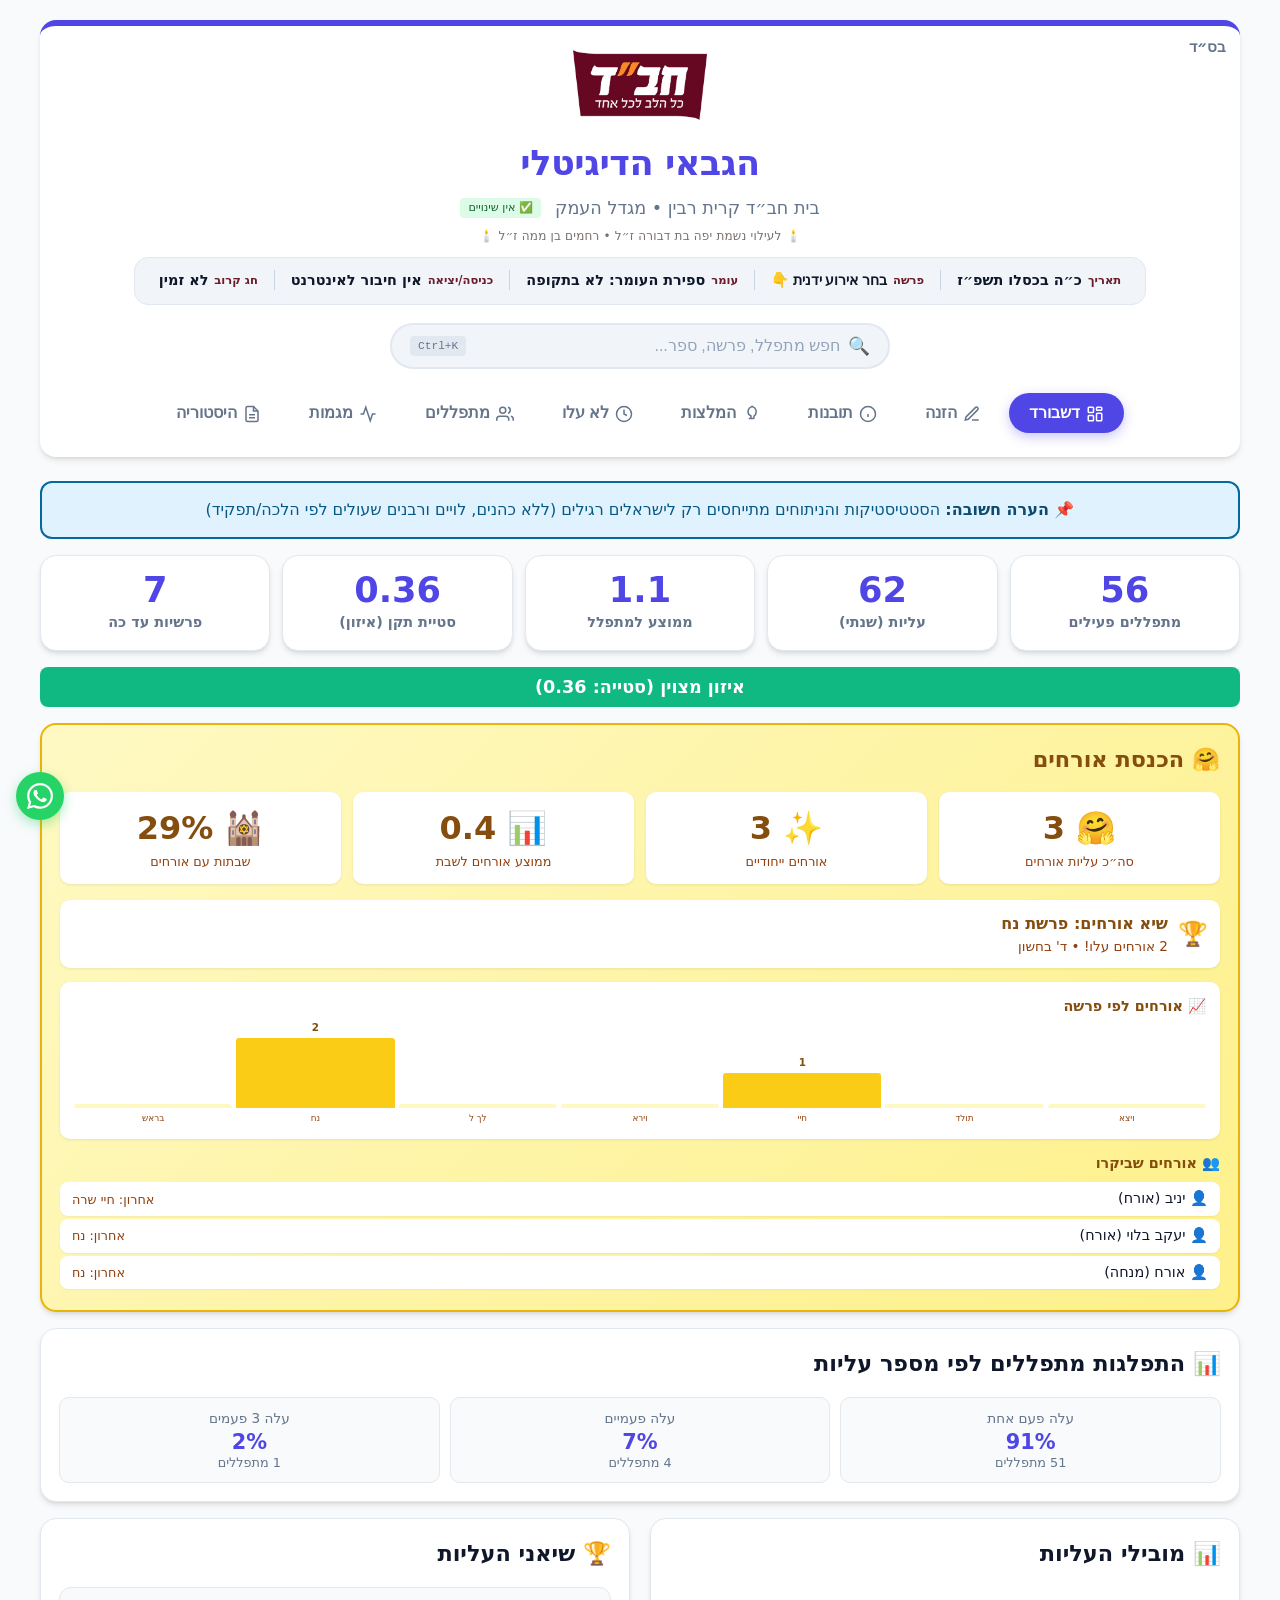
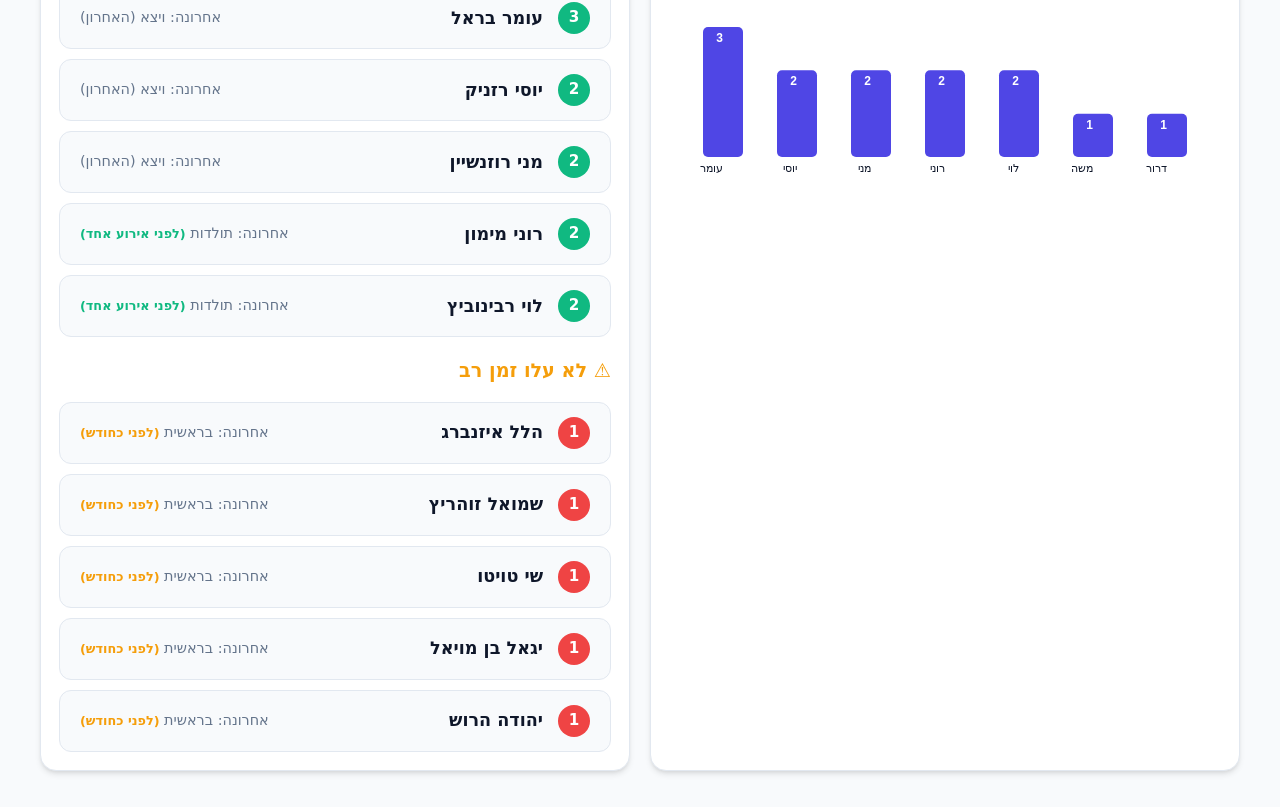
<file: Aliyot-Pro-CHABAD_Pro_DIGI_cloudflare_ready.html>
<!DOCTYPE html>
<html lang="he" dir="rtl">
<head>
  <meta charset="UTF-8">
  <meta name="viewport" content="width=device-width, initial-scale=1.0">
  <title>הגבאי הדיגיטלי AI - המערכת המלאה</title>
  <style>
    /* =========================================
       1. עיצוב מתקדם (CSS Variables)
       ========================================= */
    :root {
      --primary: #4f46e5;
      --primary-hover: #4338ca;
      --bg-body: #f8fafc;
      --bg-card: #ffffff;
      --text-main: #0f172a;
      --text-muted: #64748b;
      --border: #e2e8f0;
      --shadow: 0 4px 6px -1px rgb(0 0 0 / 0.1), 0 2px 4px -2px rgb(0 0 0 / 0.1);
      --radius: 16px;
      --success: #10b981;
      --warning: #f59e0b;
      --danger: #ef4444;
    }
    * { margin: 0; padding: 0; box-sizing: border-box; }
    body {
      font-family: 'Segoe UI', system-ui, -apple-system, sans-serif;
      background: var(--bg-body);
      color: var(--text-main);
      padding: 20px;
      line-height: 1.5;
    }
    .container { max-width: 1200px; margin: 0 auto; }
    /* Chabad Logo */
    .chabad-logo {
      display: inline-block;
      margin-bottom: 10px;
    }
    .chabad-logo img {
      height: 70px;
      width: auto;
      display: block;
    }
    /* Header */
    header {
      background: var(--bg-card);
      border-radius: var(--radius);
      padding: 24px;
      margin-bottom: 24px;
      box-shadow: var(--shadow);
      border-top: 6px solid var(--primary);
      text-align: center;
    }
    .brand-title {
      font-size: 2.2rem;
      font-weight: 800;
      color: var(--primary);
      margin-bottom: 5px;
      letter-spacing: -0.5px;
    }
    .brand-subtitle {
      color: var(--text-muted);
      font-size: 1.1rem;
      display: flex;
      align-items: center;
      justify-content: center;
      gap: 8px;
    }
    .ai-badge {
      background: linear-gradient(135deg, #667eea 0%, #764ba2 100%);
      color: white;
      padding: 4px 12px;
      border-radius: 20px;
      font-size: 0.85rem;
      font-weight: 600;
      display: inline-flex;
      align-items: center;
      gap: 4px;
    }
    /* Zmanim Bar */
    .zmanim-bar {
      display: inline-flex;
      flex-wrap: wrap;
      justify-content: center;
      gap: 16px;
      background: #f1f5f9;
      padding: 12px 24px;
      border-radius: 14px;
      border: 1px solid var(--border);
      font-weight: 600;
      margin-top: 12px;
      font-size: 0.9rem;
    }
    .zman-item { display: flex; align-items: center; gap: 6px; }
    .zman-label { color: #6b1c2a; font-size: 0.72rem; font-weight: 700; }
    .zman-sep { width: 1px; height: 20px; background: #cbd5e1; flex-shrink: 0; }
    /* Navigation Tabs */
    .tabs {
      display: flex;
      justify-content: center;
      gap: 8px;
      margin-top: 24px;
      flex-wrap: wrap;
      role: "tablist";
    }
    .tab-btn {
      background: transparent;
      border: none;
      padding: 10px 20px;
      border-radius: 50px;
      font-size: 1rem;
      font-weight: 600;
      color: var(--text-muted);
      cursor: pointer;
      transition: all 0.2s;
    }
    .tab-icon-svg { width: 18px; height: 18px; display: inline-block; vertical-align: middle; margin-left: 6px; stroke: currentColor; }
    .tab-label { }
    .tab-btn:hover, .tab-btn:focus { background: #eef2ff; color: var(--primary); outline: none; }
    .tab-btn[aria-selected="true"] {
      background: var(--primary);
      color: white;
      box-shadow: 0 4px 12px rgba(79, 70, 229, 0.3);
    }
    .tab-share-btn {
      position: fixed;
      bottom: 80px;
      left: 16px;
      z-index: 998;
      width: 48px;
      height: 48px;
      border-radius: 50%;
      background: #25d366;
      color: white;
      border: none;
      box-shadow: 0 4px 12px rgba(37,211,102,0.4);
      cursor: pointer;
      transition: all 0.2s;
      display: flex;
      align-items: center;
      justify-content: center;
      padding: 0;
      font-size: 0;
    }
    .tab-share-btn:hover { background: #1ebe57; transform: scale(1.08); }
    .tab-share-btn svg { width: 26px; height: 26px; fill: white; }
    /* Inline circle action buttons */
    .wa-circle-btn, .clip-circle-btn {
      width: 44px; height: 44px; min-width: 44px;
      border-radius: 50%; border: none;
      display: inline-flex; align-items: center; justify-content: center;
      cursor: pointer; transition: all 0.2s; padding: 0; flex-shrink: 0;
    }
    .wa-circle-btn { background: #25d366; box-shadow: 0 2px 8px rgba(37,211,102,0.3); }
    .wa-circle-btn:hover { background: #1ebe57; transform: scale(1.08); }
    .wa-circle-btn svg { width: 22px; height: 22px; fill: white; }
    .clip-circle-btn { background: #64748b; box-shadow: 0 2px 8px rgba(100,116,139,0.3); }
    .clip-circle-btn:hover { background: #475569; transform: scale(1.08); }
    .clip-circle-btn svg { width: 20px; height: 20px; fill: none; stroke: white; stroke-width: 2; }
    /* Main Content Area */
    .tab-panel { display: none; animation: fadeIn 0.3s ease-out; }
    .tab-panel.active { display: block; }
    .card {
      background: var(--bg-card);
      border-radius: var(--radius);
      padding: 18px;             /* קומפקטי יותר */
      box-shadow: var(--shadow);
      margin-bottom: 16px;       /* פחות רווח */
      border: 1px solid var(--border);
    }
    h2 { font-size: 1.4rem; margin-bottom: 16px; color: var(--text-main); display: flex; align-items: center; gap: 10px; }
    /* Member List Styling */
    .member-list { display: flex; flex-direction: column; gap: 10px; }
    .member-item {
      display: flex;
      justify-content: space-between;
      align-items: center;
      padding: 14px 20px;
      background: #f8fafc;
      border-radius: 12px;
      border: 1px solid var(--border);
      transition: transform 0.2s;
    }
    .member-item:hover { transform: translateX(-2px); border-color: #cbd5e1; }
    .member-right { display: flex; align-items: center; gap: 15px; }
    .member-name { font-weight: 700; font-size: 1.1rem; }
    .badge-circle {
      width: 32px; height: 32px;
      border-radius: 50%;
      display: flex; align-items: center; justify-content: center;
      color: white; font-weight: bold; font-size: 0.95rem;
      flex-shrink: 0;
    }
    .bg-green { background: var(--success); }
    .bg-orange { background: var(--warning); }
    .bg-red { background: var(--danger); }
    .member-left { font-size: 0.9rem; color: var(--text-muted); display: flex; gap: 10px; align-items: center; }
    /* Stats Grid */
    .stats-grid {
      display: grid;
      grid-template-columns: repeat(auto-fit, minmax(200px, 1fr));
      gap: 12px;                 /* קטן יותר */
      margin-bottom: 16px;       /* קטן יותר */
    }
    .stat-box { background: white; padding: 16px; border-radius: var(--radius); text-align: center; border: 1px solid var(--border); box-shadow: var(--shadow); }
    .stat-number { font-size: 2.2rem; font-weight: 800; color: var(--primary); line-height: 1; margin-bottom: 5px; }
    .stat-label { color: var(--text-muted); font-weight: 600; font-size: 0.9rem; }
    /* Balance Bar */
    .balance-bar {
      height: 40px;
      border-radius: 8px;
      display: flex;
      align-items: center;
      justify-content: center;
      font-weight: bold;
      font-size: 1.1rem;
      color: white;
      margin-bottom: 16px;
    }
    .balance-good { background: var(--success); }
    .balance-medium { background: var(--warning); }
    .balance-bad { background: var(--danger); }

    /* התפלגות מספר עליות */
    .distribution-row {
      display: flex;
      gap: 10px;
      flex-wrap: wrap;
      justify-content: space-between;
    }
    .dist-item {
      flex: 1 1 120px;
      min-width: 120px;
      background: #f8fafc;
      border-radius: 10px;
      border: 1px solid var(--border);
      padding: 10px 12px;
      text-align: center;
    }
    .dist-label {
      font-size: 0.85rem;
      color: var(--text-muted);
      margin-bottom: 4px;
    }
    .dist-value {
      font-size: 1.3rem;
      font-weight: 800;
      color: var(--primary);
      line-height: 1;
    }
    .dist-percent {
      font-size: 0.8rem;
      color: var(--text-muted);
    }

    /* AI Insights Card */
    .insights-card {
      background: linear-gradient(135deg, #f0f9ff 0%, #e0f2fe 100%);
      border: 2px solid #0ea5e9;
      border-radius: var(--radius);
      padding: 20px;
      margin-bottom: 20px;
    }
    .insights-card h3 {
      color: #0c4a6e;
      font-size: 1.2rem;
      margin-bottom: 15px;
      display: flex;
      align-items: center;
      gap: 8px;
    }
    .insight-item {
      background: white;
      padding: 12px 16px;
      border-radius: 8px;
      margin-bottom: 10px;
      border-right: 4px solid #0ea5e9;
      font-size: 0.95rem;
      line-height: 1.6;
    }
    .insight-item strong {
      color: var(--primary);
    }
    .book-stats {
      display: grid;
      grid-template-columns: repeat(auto-fit, minmax(200px, 1fr));
      gap: 12px;
      margin-top: 15px;
    }
    .book-item {
      background: white;
      padding: 12px;
      border-radius: 8px;
      border-right: 3px solid var(--primary);
    }
    .book-name {
      font-weight: 700;
      color: var(--primary);
      margin-bottom: 5px;
    }
    /* Chart Canvas */
    .chart-container {
      width: 100%;
      height: 200px;             /* היה 250px */
      position: relative;
      margin-top: 10px;          /* היה 20px */
    }
    canvas { width: 100% !important; height: 100% !important; }
    /* Forms & Buttons */
    .form-group { margin-bottom: 16px; }
    .form-control { width: 100%; padding: 12px; border: 2px solid var(--border); border-radius: 12px; font-size: 1rem; transition: border-color 0.2s; }
    .form-control:focus { outline: none; border-color: var(--primary); }

    /* שורה של עליות – שם העולה + הערה + כפתור מחיקה */
    .aliyah-row {
      display: flex;
      gap: 10px;
      align-items: center;
      margin-bottom: 10px;
    }
    .aliyah-row .form-control {
      width: auto;
    }
    .aliyah-row input[name="aliyahName"] {
      flex: 1 1 auto;
    }
    .aliyah-row input[name="aliyahNote"] {
      flex: 0 0 35%;
      max-width: 35%;
    }
    .aliyah-row .btn-danger {
      flex: 0 0 auto;
      white-space: nowrap;
    }
    .aliyah-row .sale-toggle {
      flex: 0 0 auto;
      padding: 4px 10px;
      border-radius: 8px;
      border: 1px solid #d1d5db;
      background: #f9fafb;
      color: #6b7280;
      font-size: 0.8rem;
      font-weight: 600;
      cursor: pointer;
      transition: all 0.15s;
      white-space: nowrap;
    }
    .aliyah-row .sale-toggle:hover {
      border-color: #f59e0b;
    }
    .aliyah-row .sale-toggle.active {
      background: #fef3c7;
      border-color: #f59e0b;
      color: #92400e;
      font-weight: 800;
    }

    /* קבוצות סינון/מיון – label + select באותה שורה */
    .filter-inline {
      display: flex;
      gap: 10px;
      align-items: center;
      flex-wrap: wrap;
    }
    .filter-inline .form-control {
      width: auto;
    }
    textarea.form-control { resize: vertical; min-height: 100px; font-family: monospace; }
    .btn { padding: 12px 24px; border-radius: 12px; border: none; font-weight: 600; cursor: pointer; font-size: 1rem; transition: filter 0.2s; display: inline-flex; align-items: center; gap: 8px; justify-content: center;}
    .btn:hover { filter: brightness(0.95); }
    .btn-primary { background: var(--primary); color: white; }
    .btn-secondary { background: #e2e8f0; color: #333; }
    .btn-success { background: #10b981; color: white; }
    .btn-danger { background: #ef4444; color: white; }
    .btn-icon-small { background: none; border: none; cursor: pointer; font-size: 1.1rem; opacity: 0.6; padding: 4px; }
    .btn-icon-small:hover { opacity: 1; transform: scale(1.1); }
    .attendance-btn { padding: 2px 8px; border-radius: 8px; border: 1px solid #e2e8f0; cursor: pointer; font-size: 0.75rem; font-weight: 600; transition: all 0.2s; }
    .att-active { background: #dcfce7; color: #166534; border-color: #86efac; }
    .att-occasional { background: #fef9c3; color: #854d0e; border-color: #fde047; }
    .att-inactive { background: #fee2e2; color: #991b1b; border-color: #fca5a5; }
    .shabbat-preview { background: linear-gradient(135deg, #eff6ff, #f5f3ff); border: 2px solid var(--primary); border-radius: 16px; padding: 20px; margin-bottom: 20px; }
    .shabbat-slot { display: flex; justify-content: space-between; align-items: center; padding: 10px 14px; margin: 6px 0; background: white; border-radius: 10px; border: 1px solid #e2e8f0; }
    .shabbat-slot:hover { border-color: var(--primary); }
    .slot-label { font-weight: 700; color: var(--primary); min-width: 70px; }
    .slot-name { flex: 1; margin: 0 12px; font-size: 1rem; }
    .slot-actions { display: flex; gap: 6px; }
    /* Layout Helpers */
    .grid-2 { display: grid; grid-template-columns: repeat(auto-fit, minmax(450px, 1fr)); gap: 20px; }
    .hidden { display: none; }
    @keyframes fadeIn { from { opacity: 0; transform: translateY(5px); } to { opacity: 1; transform: translateY(0); } }
    /* Tablet + Mobile */
    @media (max-width: 900px) {
      body { padding: 12px; }
      .container { max-width: 100%; }
      header { padding: 16px; margin-bottom: 14px; }
      .brand-title { font-size: 1.6rem; line-height: 1.2; }
      .brand-subtitle { font-size: 0.95rem; }
      .zmanim-bar { gap: 10px; padding: 10px 12px; border-radius: 14px; width: 100%; }
      .card { padding: 14px; margin-bottom: 12px; border-radius: 14px; }
      h2 { font-size: 1.15rem; gap: 6px; margin-bottom: 10px; }
      .grid-2 { grid-template-columns: 1fr; gap: 12px; }
      .book-stats { grid-template-columns: 1fr; }
      .stats-grid { grid-template-columns: repeat(2, minmax(0, 1fr)); gap: 8px; }
      .stat-box { padding: 10px 8px; border-radius: 12px; }
      .stat-number { font-size: 1.45rem; }
      .stat-label { font-size: 0.75rem; }
      .balance-bar { font-size: 0.95rem; min-height: 36px; height: auto; padding: 8px; }
      .profile-body { flex-direction: column; }
      .profile-sidebar { min-width: 100%; }
      .chart-container { height: 170px; }
    }

    /* Mobile */
    @media (max-width: 600px) {
      /* ---- Body: make room for bottom nav ---- */
      body { padding: 8px 8px 72px 8px; }

      /* ---- Header: compact ---- */
      header { padding: 12px; margin-bottom: 10px; border-top-width: 4px; }
      .chabad-logo { margin-bottom: 6px; }
      .chabad-logo img { height: 55px; }
      .brand-title { font-size: 1.15rem; margin-bottom: 2px; }
      .brand-subtitle { font-size: 0.8rem; flex-wrap: wrap; gap: 4px; }

      /* ---- Zmanim: wrap into mini-cards ---- */
      .zmanim-bar {
        display: flex;
        flex-wrap: wrap;
        justify-content: center;
        gap: 6px;
        padding: 8px;
        border-radius: 10px;
        font-size: 0.8rem;
        margin-top: 8px;
        width: 100%;
      }
      .zman-item {
        flex: 1 1 calc(50% - 6px);
        max-width: calc(50% - 3px);
        flex-direction: column;
        gap: 1px;
        align-items: center;
        background: #fdf2f4;
        border: 1px solid #e8b4bc;
        border-radius: 8px;
        padding: 6px 8px;
        text-align: center;
      }
      .zman-label { font-size: 0.6rem; color: #6b1c2a; font-weight: 800; }
      .zman-sep { display: none; }

      /* ---- Global search: full width ---- */
      .global-search-wrapper { max-width: 100%; margin-top: 10px; }
      .global-search-kbd { display: none; }

      /* ---- Tabs: fixed bottom nav bar ---- */
      .tabs {
        position: fixed;
        bottom: 0;
        left: 0;
        right: 0;
        z-index: 999;
        background: var(--bg-card);
        border-top: 1px solid var(--border);
        box-shadow: 0 -2px 10px rgba(0,0,0,0.08);
        margin: 0;
        padding: 4px 2px env(safe-area-inset-bottom, 4px);
        border-radius: 0;
        display: flex;
        justify-content: space-around;
        gap: 0;
        overflow-x: auto;
        overflow-y: hidden;
        flex-wrap: nowrap;
        scrollbar-width: none;
        -ms-overflow-style: none;
      }
      .tabs::-webkit-scrollbar { display: none; }
      .tab-btn {
        flex: 1 0 0;
        min-width: 0;
        padding: 4px 2px 6px;
        font-size: inherit;
        border-radius: 0;
        display: flex;
        flex-direction: column;
        align-items: center;
        gap: 1px;
        white-space: nowrap;
        min-height: 52px;
        justify-content: center;
        line-height: 1.1;
      }
      .tab-icon-svg { width: 22px; height: 22px; margin: 0 0 2px 0; }
      .tab-label { font-size: 0.58rem; font-weight: 700; }
      .tab-btn[aria-selected="true"] {
        background: #6b1c2a;
        color: white;
        border-radius: 8px;
      }
      .tab-btn[aria-selected="true"] .tab-icon-svg { stroke: white; }

      /* ---- Cards ---- */
      .card { padding: 12px; margin-bottom: 10px; border-radius: 12px; }
      h2 { font-size: 1.05rem; }

      /* ---- Stats grid: clean 2-col ---- */
      .stats-grid { grid-template-columns: repeat(2, 1fr); gap: 6px; margin-bottom: 10px; }
      .stat-box { padding: 8px 6px; border-radius: 10px; }
      .stat-number { font-size: 1.3rem; }
      .stat-label { font-size: 0.7rem; }

      /* ---- Balance bar ---- */
      .balance-bar { font-size: 0.85rem; min-height: 32px; padding: 6px 8px; margin-bottom: 10px; }

      /* ---- Member items: stack ---- */
      .member-item {
        flex-direction: column;
        align-items: flex-start;
        gap: 8px;
        padding: 10px 12px;
      }
      .member-right, .member-left { width: 100%; gap: 8px; }
      .member-left { flex-wrap: wrap; }
      .member-name { font-size: 0.95rem; }

      /* ---- Buttons: touch-friendly ---- */
      .btn { min-height: 44px; padding: 10px 14px; font-size: 0.92rem; }
      .tab-share-btn {
        bottom: 72px;
        left: 12px;
        width: 44px;
        height: 44px;
      }
      .tab-share-btn svg { width: 22px; height: 22px; }

      /* ---- Entry form: stacked ---- */
      .aliyah-row {
        flex-wrap: wrap;
        gap: 6px;
      }
      .aliyah-row input[name="aliyahName"] { flex: 1 1 100%; }
      .aliyah-row input[name="aliyahNote"] { flex: 1 1 55%; max-width: none; }
      .aliyah-row .sale-toggle { flex: 0 0 auto; min-height: 38px; font-size: 0.78rem; }
      .aliyah-row .btn-danger { flex: 0 0 auto; min-height: 38px; }

      /* ---- Distribution ---- */
      .distribution-row { gap: 8px; }
      .dist-item { min-width: calc(50% - 4px); padding: 8px 9px; }

      /* ---- Insights ---- */
      .insights-card { padding: 12px; }
      .insight-item { font-size: 0.88rem; padding: 10px; }

      /* ---- Filters ---- */
      .filter-inline .form-control { width: 100%; }

      /* ---- Shabbat slots ---- */
      .shabbat-slot { flex-wrap: wrap; gap: 6px; align-items: flex-start; }
      .slot-label { min-width: 0; }
      .slot-name { margin: 0; width: 100%; }
      .slot-actions { width: 100%; justify-content: flex-end; }

      /* ---- Chart ---- */
      .chart-container { height: 150px; }

      /* ---- Profile overlay ---- */
      .profile-overlay { padding: 4px; }
      .profile-card { max-height: 95vh; border-radius: 14px 14px 0 0; }
      .profile-header { padding: 14px; border-radius: 14px 14px 0 0; }
      .profile-name { font-size: 1.15rem; }
      .profile-close { top: 10px; left: 10px; width: 36px; height: 36px; }

      /* ---- Long absent action buttons ---- */
      .la-actions-wrap { width: 100%; }
      .la-actions-wrap .btn { width: auto; }
    }

    /* =========================================
       Profile Card Modal
       ========================================= */
    .profile-overlay {
      position: fixed; inset: 0; background: rgba(0,0,0,0.5);
      z-index: 1000; display: flex; align-items: center; justify-content: center;
      padding: 20px; animation: fadeIn 0.2s ease-out;
      backdrop-filter: blur(3px);
    }
    .profile-card {
      background: var(--bg-card); border-radius: 20px; width: 100%; max-width: 700px;
      max-height: 85vh; overflow-y: auto; box-shadow: 0 25px 50px -12px rgba(0,0,0,0.25);
      animation: profileSlideIn 0.3s ease-out;
    }
    @keyframes profileSlideIn { from { opacity:0; transform:translateY(20px) scale(0.97); } to { opacity:1; transform:translateY(0) scale(1); } }
    .profile-header {
      background: linear-gradient(135deg, #4f46e5, #7c3aed);
      padding: 24px; border-radius: 20px 20px 0 0; color: white; text-align: center; position: relative;
    }
    .profile-avatar {
      width: 64px; height: 64px; border-radius: 50%; background: rgba(255,255,255,0.2);
      display: flex; align-items: center; justify-content: center;
      font-size: 1.8rem; font-weight: 800; margin: 0 auto 10px;
      border: 3px solid rgba(255,255,255,0.4);
    }
    .profile-name { font-size: 1.5rem; font-weight: 800; margin-bottom: 4px; }
    .profile-role { background: rgba(255,255,255,0.2); padding: 3px 14px; border-radius: 20px; font-size: 0.85rem; display: inline-block; }
    .profile-close {
      position: absolute; top: 14px; left: 14px; background: rgba(255,255,255,0.2);
      border: none; color: white; width: 32px; height: 32px; border-radius: 50%;
      cursor: pointer; font-size: 1.2rem; display: flex; align-items: center; justify-content: center;
    }
    .profile-close:hover { background: rgba(255,255,255,0.35); }
    .profile-body { display: flex; gap: 16px; padding: 20px; }
    .profile-sidebar { min-width: 200px; display: flex; flex-direction: column; gap: 10px; }
    .profile-main { flex: 1; display: flex; flex-direction: column; gap: 16px; }
    .profile-stat {
      background: #f8fafc; border-radius: 12px; padding: 12px 16px; text-align: center;
      border: 1px solid var(--border);
    }
    .profile-stat-num { font-size: 1.6rem; font-weight: 800; color: var(--primary); line-height: 1; }
    .profile-stat-label { font-size: 0.8rem; color: var(--text-muted); font-weight: 600; margin-top: 2px; }
    .profile-section { background: #f8fafc; border-radius: 12px; padding: 14px; border: 1px solid var(--border); }
    .profile-section-title { font-weight: 700; font-size: 0.95rem; margin-bottom: 10px; display: flex; align-items: center; gap: 6px; }
    .timeline-item {
      display: flex; align-items: center; gap: 10px; padding: 6px 0;
      border-bottom: 1px solid #eee; font-size: 0.9rem;
    }
    .timeline-item:last-child { border-bottom: none; }
    .timeline-dot {
      width: 10px; height: 10px; border-radius: 50%; flex-shrink: 0;
    }
    .timeline-parsha { font-weight: 600; flex:1; }
    .timeline-date { color: var(--text-muted); font-size: 0.8rem; }
    .timeline-type { background: #e0f2fe; color: #0369a1; padding: 1px 8px; border-radius: 4px; font-size: 0.75rem; }
    .profile-tags { display: flex; flex-wrap: wrap; gap: 6px; }
    .profile-tag {
      background: #ede9fe; color: #5b21b6; padding: 3px 10px; border-radius: 6px;
      font-size: 0.8rem; font-weight: 600;
    }
    .profile-tag-add {
      background: #f1f5f9; color: var(--text-muted); padding: 3px 10px; border-radius: 6px;
      font-size: 0.8rem; cursor: pointer; border: 1px dashed #cbd5e1;
    }
    .profile-tag-add:hover { background: #e2e8f0; }
    .profile-notes {
      width: 100%; border: 1px solid var(--border); border-radius: 8px; padding: 10px;
      font-size: 0.9rem; min-height: 60px; resize: vertical; font-family: inherit;
    }
    .profile-notes:focus { outline: none; border-color: var(--primary); }
    .profile-actions { padding: 0 20px 20px; display: flex; gap: 8px; flex-wrap: wrap; }
    .profile-fairness-bar {
      height: 8px; border-radius: 4px; background: #e2e8f0; overflow: hidden; margin-top: 6px;
    }
    .profile-fairness-fill { height: 100%; border-radius: 4px; transition: width 0.5s ease; }
    .clickable-name { cursor: pointer; transition: color 0.15s; }
    .clickable-name:hover { color: var(--primary); text-decoration: underline; }

    /* =========================================
       Trends / Heatmap
       ========================================= */
    .heatmap-table { border-collapse: collapse; font-size: 0.7rem; direction: rtl; }
    .heatmap-table th, .heatmap-table td { padding: 3px 5px; text-align: center; white-space: nowrap; }
    .heatmap-table th { position: sticky; top: 0; background: white; font-weight: 600; z-index: 1; }
    .heatmap-table th.name-col { position: sticky; right: 0; background: white; z-index: 2; text-align: right; }
    .heatmap-table td.name-col { position: sticky; right: 0; background: white; z-index: 1; text-align: right; font-weight: 600; font-size: 0.75rem; }
    .hm-cell { width: 24px; height: 24px; border-radius: 4px; display: inline-block; }
    .alert-item { background: white; padding: 12px 16px; border-radius: 10px; margin-bottom: 8px; border-right: 4px solid; display: flex; align-items: center; gap: 10px; }
    .alert-warn { border-color: #f59e0b; background: #fffbeb; }
    .alert-info { border-color: #3b82f6; background: #eff6ff; }
    .alert-good { border-color: #10b981; background: #ecfdf5; }
    .alert-danger { border-color: #ef4444; background: #fef2f2; }
    .streak-item { display: flex; justify-content: space-between; align-items: center; padding: 8px 14px; margin-bottom: 6px; background: #fff7ed; border-radius: 8px; border: 1px solid #fed7aa; }

    /* =========================================
       Global Search
       ========================================= */
    .global-search-wrapper { position: relative; max-width: 500px; margin: 18px auto 0; }
    .global-search-box {
      display: flex; align-items: center; background: #f1f5f9;
      border: 2px solid var(--border); border-radius: 50px; padding: 8px 18px;
      transition: all 0.2s; gap: 8px;
    }
    .global-search-box:focus-within { border-color: var(--primary); background: white; box-shadow: 0 0 0 3px rgba(79,70,229,0.1); }
    .global-search-icon { font-size: 1.1rem; flex-shrink: 0; }
    .global-search-input {
      border: none; background: transparent; flex: 1; font-size: 1rem;
      outline: none; color: var(--text-main); min-width: 0;
    }
    .global-search-input::placeholder { color: #94a3b8; }
    .global-search-kbd {
      background: #e2e8f0; color: #64748b; padding: 2px 8px; border-radius: 4px;
      font-size: 0.7rem; font-family: monospace; flex-shrink: 0;
    }
    .global-search-clear {
      background: none; border: none; cursor: pointer; font-size: 1rem; color: #94a3b8;
      padding: 2px 6px; flex-shrink: 0;
    }
    .global-search-clear:hover { color: var(--text-main); }
    .global-search-results {
      position: absolute; top: calc(100% + 6px); right: 0; left: 0;
      background: white; border-radius: 16px; box-shadow: 0 20px 40px rgba(0,0,0,0.15);
      border: 1px solid var(--border); max-height: 400px; overflow-y: auto; z-index: 500;
      padding: 8px;
    }
    .gsr-category { padding: 4px 12px; font-size: 0.75rem; font-weight: 700; color: var(--text-muted); text-transform: uppercase; letter-spacing: 0.5px; }
    .gsr-item {
      display: flex; align-items: center; gap: 10px; padding: 10px 14px;
      border-radius: 10px; cursor: pointer; transition: background 0.15s;
    }
    .gsr-item:hover, .gsr-item.gsr-active { background: #f1f5f9; }
    .gsr-icon { font-size: 1.2rem; flex-shrink: 0; width: 28px; text-align: center; }
    .gsr-text { flex: 1; font-size: 0.95rem; font-weight: 500; }
    .gsr-sub { font-size: 0.8rem; color: var(--text-muted); }
    .gsr-badge { background: #e0f2fe; color: #0369a1; padding: 2px 8px; border-radius: 4px; font-size: 0.75rem; font-weight: 600; }
    .gsr-empty { text-align: center; padding: 20px; color: var(--text-muted); font-size: 0.9rem; }

    /* =========================================
       Backup Indicator
       ========================================= */
    .backup-indicator {
      display: inline-flex; align-items: center; gap: 4px;
      font-size: 0.7rem; padding: 2px 8px; border-radius: 4px;
      margin-right: 6px; cursor: pointer; transition: all 0.3s;
    }
    .backup-saved { background: #dcfce7; color: #166534; }
    .backup-unsaved { background: #fef2f2; color: #991b1b; animation: backupPulse 2s ease-in-out infinite; }
    @keyframes backupPulse { 0%, 100% { opacity: 1; } 50% { opacity: 0.6; } }
  </style>
</head>
<body>
  <div class="container">
    <header style="position:relative;">
      <div style="position:absolute; top:10px; right:14px; font-family:'SBL Hebrew','David',serif; font-size:0.95rem; font-weight:700; color:var(--text-muted);">בס״ד</div>
      <div class="chabad-logo" aria-label="חב״ד — כל הלב לכל אחד">
        <img src="logo.jpeg" alt="חב״ד — כל הלב לכל אחד">
      </div>
      <div class="brand-title">הגבאי הדיגיטלי</div>
      <div class="brand-subtitle">
        בית חב״ד קרית רבין • מגדל העמק
        <span id="backupIndicator" class="backup-indicator" title="סטטוס גיבוי"></span>
      </div>
      <div style="margin-top:6px; font-size:0.75rem; color:#78716c; font-weight:500; letter-spacing:0.2px;">
        🕯️ לעילוי נשמת יפה בת דבורה ז״ל • רחמים בן ממה ז״ל 🕯️
      </div>
      <div class="zmanim-bar" aria-label="זמני היום">
        <div class="zman-item">
          <span class="zman-label">תאריך</span>
          <span id="hebrewDate">טוען...</span>
        </div>
        <div class="zman-sep" aria-hidden="true"></div>
        <div class="zman-item">
          <span class="zman-label">פרשה</span>
          <span id="parshaName" style="font-family:'SBL Hebrew','David',serif;">טוען...</span>
        </div>
        <div class="zman-sep" aria-hidden="true"></div>
        <div class="zman-item">
          <span class="zman-label">עומר</span>
          <span id="omerCount">טוען...</span>
        </div>
        <div class="zman-sep" aria-hidden="true"></div>
        <div class="zman-item">
          <span class="zman-label">כניסה/יציאה</span>
          <span id="shabbatTimes">טוען...</span>
        </div>
        <div class="zman-sep" aria-hidden="true"></div>
        <div class="zman-item">
          <span class="zman-label">חג קרוב</span>
          <span id="nextHoliday">טוען...</span>
        </div>
      </div>
      <!-- Global Search -->
      <div class="global-search-wrapper">
        <div class="global-search-box">
          <span class="global-search-icon">🔍</span>
          <input type="text" id="globalSearch" class="global-search-input" placeholder="חפש מתפלל, פרשה, ספר..."
                 oninput="onGlobalSearch()" onfocus="onGlobalSearch()" autocomplete="off">
          <kbd class="global-search-kbd" id="searchKbd">Ctrl+K</kbd>
          <button class="global-search-clear" id="globalSearchClear" onclick="clearGlobalSearch()" style="display:none;">✕</button>
        </div>
        <div class="global-search-results" id="globalSearchResults" style="display:none;"></div>
      </div>
      <div class="tabs" role="tablist">
        <button class="tab-btn" role="tab" aria-selected="true" tabindex="0" onclick="switchTab('dashboard')"><svg class="tab-icon-svg" viewBox="0 0 24 24" fill="none" stroke="currentColor" stroke-width="2"><rect x="3" y="3" width="7" height="7" rx="1"/><rect x="14" y="3" width="7" height="4" rx="1"/><rect x="3" y="14" width="7" height="7" rx="1"/><rect x="14" y="11" width="7" height="10" rx="1"/></svg><span class="tab-label">דשבורד</span></button>
        <button class="tab-btn" role="tab" aria-selected="false" tabindex="-1" onclick="switchTab('entry')"><svg class="tab-icon-svg" viewBox="0 0 24 24" fill="none" stroke="currentColor" stroke-width="2"><path d="M12 20h9"/><path d="M16.5 3.5a2.12 2.12 0 013 3L7 19l-4 1 1-4z"/></svg><span class="tab-label">הזנה</span></button>
        <button class="tab-btn" role="tab" aria-selected="false" tabindex="-1" onclick="switchTab('insights')"><svg class="tab-icon-svg" viewBox="0 0 24 24" fill="none" stroke="currentColor" stroke-width="2"><circle cx="12" cy="12" r="10"/><path d="M12 16v-4m0-4h.01"/></svg><span class="tab-label">תובנות</span></button>
        <button class="tab-btn" role="tab" aria-selected="false" tabindex="-1" onclick="switchTab('recommendations')"><svg class="tab-icon-svg" viewBox="0 0 24 24" fill="none" stroke="currentColor" stroke-width="2"><path d="M9 18h6m-5-8h.01M12 2a7 7 0 017 7c0 2.38-1.19 4.47-3 5.74V17a1 1 0 01-1 1h-2a1 1 0 01-1-1v-2.26C9.19 13.47 8 11.38 8 9a7 7 0 017-7h-3z"/></svg><span class="tab-label">המלצות</span></button>
        <button class="tab-btn" role="tab" aria-selected="false" tabindex="-1" onclick="switchTab('longabsent')"><svg class="tab-icon-svg" viewBox="0 0 24 24" fill="none" stroke="currentColor" stroke-width="2"><circle cx="12" cy="12" r="10"/><path d="M12 6v6l4 2"/></svg><span class="tab-label">לא עלו</span></button>
        <button class="tab-btn" role="tab" aria-selected="false" tabindex="-1" onclick="switchTab('members')"><svg class="tab-icon-svg" viewBox="0 0 24 24" fill="none" stroke="currentColor" stroke-width="2"><path d="M17 21v-2a4 4 0 00-4-4H5a4 4 0 00-4 4v2"/><circle cx="9" cy="7" r="4"/><path d="M23 21v-2a4 4 0 00-3-3.87m-4-12a4 4 0 010 7.75"/></svg><span class="tab-label">מתפללים</span></button>
        <button class="tab-btn" role="tab" aria-selected="false" tabindex="-1" onclick="switchTab('trends')"><svg class="tab-icon-svg" viewBox="0 0 24 24" fill="none" stroke="currentColor" stroke-width="2"><polyline points="22 12 18 12 15 21 9 3 6 12 2 12"/></svg><span class="tab-label">מגמות</span></button>
        <button class="tab-btn" role="tab" aria-selected="false" tabindex="-1" onclick="switchTab('history')"><svg class="tab-icon-svg" viewBox="0 0 24 24" fill="none" stroke="currentColor" stroke-width="2"><path d="M14 2H6a2 2 0 00-2 2v16a2 2 0 002 2h12a2 2 0 002-2V8z"/><polyline points="14 2 14 8 20 8"/><line x1="16" y1="13" x2="8" y2="13"/><line x1="16" y1="17" x2="8" y2="17"/></svg><span class="tab-label">היסטוריה</span></button>
      </div>
    </header>
    <main>
      <datalist id="membersDatalist"></datalist>
      <section id="dashboard" class="tab-panel active" role="tabpanel">
        <div id="yahrzeitBanner"></div>
        <div style="background:#e0f2fe; border:2px solid #0369a1; border-radius:12px; padding:15px; margin-bottom:16px; text-align:center;">
          <strong style="color:#0c4a6e;">📌 הערה חשובה:</strong>
          <span style="color:#075985;"> הסטטיסטיקות והניתוחים מתייחסים רק לישראלים רגילים (ללא כהנים, לויים ורבנים שעולים לפי הלכה/תפקיד)</span>
        </div>

        <div class="stats-grid">
          <div class="stat-box">
            <div class="stat-number" id="statTotalMembers">0</div>
            <div class="stat-label">מתפללים פעילים</div>
          </div>
          <div class="stat-box">
            <div class="stat-number" id="statTotalAliyot">0</div>
            <div class="stat-label">עליות (שנתי)</div>
          </div>
          <div class="stat-box">
            <div class="stat-number" id="statAvg">0</div>
            <div class="stat-label">ממוצע למתפלל</div>
          </div>
          <div class="stat-box">
            <div class="stat-number" id="statStdDev">0</div>
            <div class="stat-label">סטיית תקן (איזון)</div>
          </div>
          <div class="stat-box">
            <div class="stat-number" id="statParshiyot">0</div>
            <div class="stat-label">פרשיות עד כה</div>
          </div>
        </div>

        <div id="balanceBar" class="balance-bar"></div>

        <!-- כרטיס אורחים -->
        <div class="card" id="guestCard" style="background:linear-gradient(135deg, #fef9c3, #fef08a); border:2px solid #eab308;">
          <h2 style="color:#854d0e;">🤗 הכנסת אורחים</h2>
          <div id="guestStatsContent"></div>
        </div>

        <!-- כרטיס התפלגות לפי מספר עליות -->
        <div class="card" id="distributionCard">
          <h2>📊 התפלגות מתפללים לפי מספר עליות</h2>
          <div id="distributionContent"></div>
        </div>

        <div class="grid-2">
          <div class="card">
            <h2>📊 מובילי העליות</h2>
            <div class="chart-container">
                <canvas id="aliyotChart"></canvas>
            </div>
          </div>
          <div class="card">
            <h2>🏆 שיאני העליות</h2>
            <div class="member-list" id="topMembersList"></div>
            <h2 style="margin-top:20px; font-size:1.2rem; color:var(--warning);">⚠️ לא עלו זמן רב</h2>
            <div class="member-list" id="urgentMembersList"></div>
          </div>
        </div>
      </section>

      <section id="insights" class="tab-panel" role="tabpanel">
        <div class="insights-card">
          <h3>🧠 תובנות AI - ניתוח אוטומטי</h3>
          <div id="aiInsightsList"></div>
        </div>
        <div class="card">
          <h2>📚 ניתוח לפי ספרי תורה</h2>
          <div id="bookInsights" class="book-stats"></div>
        </div>
        <div class="card">
          <h2>📈 ניתוח סטטיסטי מתקדם</h2>
          <div id="advancedStats"></div>
        </div>
      </section>

      <section id="entry" class="tab-panel" role="tabpanel">
        <div class="card">
          <h2>✍️ הזנת עליות</h2>

          <div style="margin-bottom: 20px; display:flex; justify-content:flex-end;">
              <button class="btn btn-secondary" onclick="toggleBulkInput()" title="הדבק רשימה מלאה">📝 הדבק רשימה (Bulk)</button>
          </div>
          <div id="bulkInputArea" class="hidden" style="background:#f1f5f9; padding:15px; border-radius:12px; margin-bottom:20px;">
              <label class="form-label" style="font-weight:bold;">הדבק כאן רשימת שמות (כל שם בשורה):</label>
              <textarea id="bulkText" class="form-control" placeholder="1. משה כהן&#10;2. דוד לוי (לוי)&#10;3. יוסף..."></textarea>
              <div style="margin-top:10px; display:flex; gap:10px;">
                  <button type="button" class="btn btn-primary" onclick="parseBulkData()">✂️ פרק והכנס לטופס</button>
                  <button type="button" class="btn btn-secondary" onclick="toggleBulkInput()">סגור</button>
              </div>
          </div>
          <form id="entryForm">
            <div class="form-group">
              <label class="form-label">סוג אירוע</label>
              <select class="form-control" id="eventTypeSelect" onchange="onEventTypeChange(true)">
                <option value="shabbat">שבת רגילה</option>
                <option value="yom_tov">חג / יום טוב</option>
                <option value="chol_hamoed">חול המועד</option>
                <option value="shabbat_holiday">שבת שחלה בחג</option>
                <option value="simchat_torah">שמחת תורה</option>
                <option value="shemini_atzeret">שמיני עצרת</option>
                <option value="pesach">פסח</option>
                <option value="shavuot">שבועות</option>
                <option value="rosh_hashanah">ראש השנה</option>
                <option value="yom_kippur">יום כיפור</option>
                <option value="sukkot">סוכות</option>
              </select>
            </div>

            <div class="form-group">
              <label class="form-label">שם האירוע</label>
              <input type="text" class="form-control" id="eventNameInput" placeholder="שם האירוע / החג" oninput="this.dataset.userEdited='1'">
            </div>

            <div class="form-group">
              <label class="form-label">פרשה (כשצריך)</label>
              <select class="form-control" id="parshaSelect" required onchange="syncParshaToEventName()">
                 <option value="">בחר פרשה...</option>
                 <optgroup label="📖 בראשית">
                   <option value="בראשית">בראשית</option><option value="נח">נח</option><option value="לך לך">לך לך</option>
                   <option value="וירא">וירא</option><option value="חיי שרה">חיי שרה</option><option value="תולדות">תולדות</option>
                   <option value="ויצא">ויצא</option><option value="וישלח">וישלח</option><option value="וישב">וישב</option>
                   <option value="מקץ">מקץ</option><option value="ויגש">ויגש</option><option value="ויחי">ויחי</option>
                 </optgroup>
                 <optgroup label="📖 שמות">
                   <option value="שמות">שמות</option><option value="וארא">וארא</option><option value="בא">בא</option>
                   <option value="בשלח">בשלח</option><option value="יתרו">יתרו</option><option value="משפטים">משפטים</option>
                   <option value="תרומה">תרומה</option><option value="תצוה">תצוה</option><option value="כי תשא">כי תשא</option>
                   <option value="ויקהל">ויקהל</option><option value="פקודי">פקודי</option>
                 </optgroup>
                 <optgroup label="📖 ויקרא">
                   <option value="ויקרא">ויקרא</option><option value="צו">צו</option><option value="שמיני">שמיני</option>
                   <option value="תזריע">תזריע</option><option value="מצורע">מצורע</option><option value="אחרי מות">אחרי מות</option>
                   <option value="קדושים">קדושים</option><option value="אמור">אמור</option><option value="בהר">בהר</option>
                   <option value="בחוקותי">בחוקותי</option>
                 </optgroup>
                 <optgroup label="📖 במדבר">
                   <option value="במדבר">במדבר</option><option value="נשא">נשא</option><option value="בהעלותך">בהעלותך</option>
                   <option value="שלח">שלח</option><option value="קרח">קרח</option><option value="חקת">חקת</option>
                   <option value="בלק">בלק</option><option value="פנחס">פנחס</option><option value="מטות">מטות</option>
                   <option value="מסעי">מסעי</option>
                 </optgroup>
                 <optgroup label="📖 דברים">
                   <option value="דברים">דברים</option><option value="ואתחנן">ואתחנן</option><option value="עקב">עקב</option>
                   <option value="ראה">ראה</option><option value="שופטים">שופטים</option><option value="כי תצא">כי תצא</option>
                   <option value="כי תבוא">כי תבוא</option><option value="ניצבים">ניצבים</option><option value="וילך">וילך</option>
                   <option value="האזינו">האזינו</option><option value="וזאת הברכה">וזאת הברכה</option>
                 </optgroup>
              </select>
            </div>

            <div class="form-group">
              <label class="form-label">שמות העולים</label>
              <div id="inputsContainer"></div>
              <button type="button" class="btn btn-secondary" onclick="addInputRow()" style="width:100%; margin-top:10px;">➕ הוסף שורה ידנית</button>
            </div>
            <button type="submit" class="btn btn-primary" style="margin-top:20px; width:100%;">💾 שמור ועדכן מערכת</button>
          </form>
        </div>
      </section>

      <section id="recommendations" class="tab-panel" role="tabpanel">
        <div class="card">
          <h2>🎯 הכנה לשבת - שיבוץ אוטומטי</h2>
          <p style="color: var(--text-muted); margin-bottom: 15px;">המערכת בוחרת עולים לפי עדיפות - מי שלא עלה הכי הרבה זמן ומסומן כפעיל</p>
          <div style="display:flex; gap:10px; margin-bottom:20px; flex-wrap:wrap;">
            <button class="btn btn-primary" onclick="generateShabbatAssignment()" style="font-size:1rem;">🎲 ייצר שיבוץ לשבת</button>
          </div>
          <div id="shabbatPreview"></div>
        </div>
        <div class="card" style="margin-top:20px;">
          <h2>💡 המלצות חכמות לשיבוץ</h2>
          <p style="color: var(--text-muted); margin-bottom: 12px;">המערכת ממליצה על מתפללים בעדיפות גבוהה לפי מספר העליות (רק מתפללים פעילים)</p>
          <div style="display:flex; gap:8px; margin-bottom:12px; align-items:center;">
            <button class="wa-circle-btn" onclick="sendRecsToWhatsApp()" title="שלח המלצות בוואטסאפ" aria-label="שלח המלצות בוואטסאפ"><svg viewBox="0 0 24 24"><path d="M17.472 14.382c-.297-.149-1.758-.867-2.03-.967-.273-.099-.471-.148-.67.15-.197.297-.767.966-.94 1.164-.173.199-.347.223-.644.075-.297-.15-1.255-.463-2.39-1.475-.883-.788-1.48-1.761-1.653-2.059-.173-.297-.018-.458.13-.606.134-.133.298-.347.446-.52.149-.174.198-.298.298-.497.099-.198.05-.371-.025-.52-.075-.149-.669-1.612-.916-2.207-.242-.579-.487-.5-.669-.51-.173-.008-.371-.01-.57-.01-.198 0-.52.074-.792.372-.272.297-1.04 1.016-1.04 2.479 0 1.462 1.065 2.875 1.213 3.074.149.198 2.096 3.2 5.077 4.487.709.306 1.262.489 1.694.625.712.227 1.36.195 1.871.118.571-.085 1.758-.719 2.006-1.413.248-.694.248-1.289.173-1.413-.074-.124-.272-.198-.57-.347m-5.421 7.403h-.004a9.87 9.87 0 01-5.031-1.378l-.361-.214-3.741.982.998-3.648-.235-.374a9.86 9.86 0 01-1.51-5.26c.001-5.45 4.436-9.884 9.888-9.884 2.64 0 5.122 1.03 6.988 2.898a9.825 9.825 0 012.893 6.994c-.003 5.45-4.437 9.884-9.885 9.884m8.413-18.297A11.815 11.815 0 0012.05 0C5.495 0 .16 5.335.157 11.892c0 2.096.547 4.142 1.588 5.945L.057 24l6.305-1.654a11.882 11.882 0 005.683 1.448h.005c6.554 0 11.89-5.335 11.893-11.893a11.821 11.821 0 00-3.48-8.413z"/></svg></button>
            <button class="clip-circle-btn" onclick="copyRecsToClipboard()" title="העתק לקליפבורד" aria-label="העתק לקליפבורד"><svg viewBox="0 0 24 24"><rect x="9" y="9" width="13" height="13" rx="2"/><path d="M5 15H4a2 2 0 01-2-2V4a2 2 0 012-2h9a2 2 0 012 2v1"/></svg></button>
            <span style="font-size:0.82rem; color:var(--text-muted);">שלח המלצות / העתק</span>
          </div>
          <div style="display:flex; gap:8px; margin-bottom:12px; flex-wrap:wrap; align-items:center;">
            <input type="text" id="recSearch" placeholder="🔍 חיפוש שם..." class="form-control"
                   style="flex:1; min-width:140px;" oninput="renderRecList()">
            <select id="recSort" class="form-control" style="flex:0 0 auto; min-width:130px;" onchange="renderRecList()">
              <option value="priority">לפי עדיפות</option>
              <option value="name-asc">א-ב (א→ת)</option>
              <option value="name-desc">א-ב (ת→א)</option>
              <option value="aliyot-asc">עליות (מעט→הרבה)</option>
              <option value="aliyot-desc">עליות (הרבה→מעט)</option>
              <option value="weeks-desc">זמן ללא עליה (הרבה→מעט)</option>
            </select>
          </div>
          <div class="member-list" id="recList"></div>
        </div>
      </section>

      <section id="longabsent" class="tab-panel" role="tabpanel">
        <div class="card">
          <h2>⏳ מתפללים שלא עלו 3 חודשים ומעלה</h2>
          <p style="color: var(--text-muted); margin-bottom: 12px;">
            הרשימה כוללת את כל מי שלא עלו לפחות כ-3 חודשים (בקירוב: 13 שבתות/אירועים אחרונים), ללא קשר לכמות העליות.
          </p>
          <div style="display:flex; gap:8px; margin-bottom:12px; align-items:center;">
            <button class="wa-circle-btn" onclick="shareLongAbsentToWhatsApp()" title="שתף רשימה בוואטסאפ" aria-label="שתף רשימה בוואטסאפ"><svg viewBox="0 0 24 24"><path d="M17.472 14.382c-.297-.149-1.758-.867-2.03-.967-.273-.099-.471-.148-.67.15-.197.297-.767.966-.94 1.164-.173.199-.347.223-.644.075-.297-.15-1.255-.463-2.39-1.475-.883-.788-1.48-1.761-1.653-2.059-.173-.297-.018-.458.13-.606.134-.133.298-.347.446-.52.149-.174.198-.298.298-.497.099-.198.05-.371-.025-.52-.075-.149-.669-1.612-.916-2.207-.242-.579-.487-.5-.669-.51-.173-.008-.371-.01-.57-.01-.198 0-.52.074-.792.372-.272.297-1.04 1.016-1.04 2.479 0 1.462 1.065 2.875 1.213 3.074.149.198 2.096 3.2 5.077 4.487.709.306 1.262.489 1.694.625.712.227 1.36.195 1.871.118.571-.085 1.758-.719 2.006-1.413.248-.694.248-1.289.173-1.413-.074-.124-.272-.198-.57-.347m-5.421 7.403h-.004a9.87 9.87 0 01-5.031-1.378l-.361-.214-3.741.982.998-3.648-.235-.374a9.86 9.86 0 01-1.51-5.26c.001-5.45 4.436-9.884 9.888-9.884 2.64 0 5.122 1.03 6.988 2.898a9.825 9.825 0 012.893 6.994c-.003 5.45-4.437 9.884-9.885 9.884m8.413-18.297A11.815 11.815 0 0012.05 0C5.495 0 .16 5.335.157 11.892c0 2.096.547 4.142 1.588 5.945L.057 24l6.305-1.654a11.882 11.882 0 005.683 1.448h.005c6.554 0 11.89-5.335 11.893-11.893a11.821 11.821 0 00-3.48-8.413z"/></svg></button>
            <span style="font-size:0.82rem; color:var(--text-muted);">שתף רשימה בוואטסאפ</span>
          </div>
          <div style="display:flex; gap:10px; margin-bottom:12px; flex-wrap:wrap;">
            <input type="text" id="longAbsentSearch" placeholder="🔍 חיפוש מתפלל..." class="form-control"
                   style="flex:1; min-width:220px;" oninput="renderLongAbsentTab()">
          </div>
          <div class="member-list" id="longAbsentList"></div>
        </div>
      </section>

      <section id="members" class="tab-panel" role="tabpanel">
        <div class="card">
          <h2>👥 ניהול מתפללים</h2>

          <div style="display:flex; gap:15px; margin-bottom:20px; flex-wrap:wrap; align-items:center;">
            <input type="text" id="memberSearch" placeholder="🔍 חיפוש שם..." class="form-control"
                   style="flex:1; min-width:200px;" oninput="renderMembersTab()">

            <div class="filter-inline" style="display:flex; gap:10px; align-items:center; flex-wrap:wrap;">
              <label style="font-weight:600; white-space:nowrap;">סינון:</label>
              <select id="aliyotFilter" class="form-control" style="min-width:150px;" onchange="renderMembersTab()">
                <option value="all">כל המתפללים</option>
                <option value="1">עלה פעם אחת</option>
                <option value="2">עלה פעמיים</option>
                <option value="3+">עלה 3+ פעמים</option>
              </select>
            </div>

            <div class="filter-inline" style="display:flex; gap:10px; align-items:center; flex-wrap:wrap;">
              <label style="font-weight:600; white-space:nowrap;">נוכחות:</label>
              <select id="attendanceFilter" class="form-control" style="min-width:150px;" onchange="renderMembersTab()">
                <option value="all">כולם</option>
                <option value="active">🟢 מגיע בקביעות</option>
                <option value="occasional">🟡 מדי פעם</option>
                <option value="inactive">🔴 לא פעיל</option>
              </select>
            </div>

            <div class="filter-inline" style="display:flex; gap:10px; align-items:center; flex-wrap:wrap;">
              <label style="font-weight:600; white-space:nowrap;">מיון:</label>
              <select id="aliyotSort" class="form-control" style="min-width:180px;" onchange="renderMembersTab()">
                <option value="name-asc">שם (א-ת)</option>
                <option value="name-desc">שם (ת-א)</option>
                <option value="aliyot-desc">עליות (רבות → מעט)</option>
                <option value="aliyot-asc">עליות (מעט → רבות)</option>
              </select>
            </div>
          </div>

          <div style="display:flex; gap:10px; margin-bottom:15px; flex-wrap:wrap;">
            <button class="btn btn-secondary" onclick="findDuplicates()" style="font-size:0.95rem;">🔍 חפש כפילויות</button>
          </div>
          <div id="duplicatesPanel"></div>

          <div class="member-list" id="allMembersList"></div>
        </div>
      </section>

      <section id="trends" class="tab-panel" role="tabpanel">
        <!-- Smart Alerts -->
        <div class="card" id="trendsAlerts">
          <h2>🚨 התראות חכמות</h2>
          <div id="smartAlertsList"></div>
        </div>

        <!-- Fairness Trend -->
        <div class="card">
          <h2>📈 מגמת הוגנות לאורך זמן</h2>
          <p style="color:var(--text-muted); font-size:0.85rem; margin-bottom:10px;">סטיית תקן נמוכה = חלוקה שוויונית יותר. הגרף מראה את המגמה מפרשה לפרשה.</p>
          <div style="width:100%; height:220px; position:relative;">
            <canvas id="fairnessChart"></canvas>
          </div>
        </div>

        <!-- Heatmap -->
        <div class="card">
          <h2>🗓️ מפת נוכחות ועליות</h2>
          <p style="color:var(--text-muted); font-size:0.85rem; margin-bottom:10px;">מתפללים × פרשות. ירוק = עלה, אפור = לא עלה.</p>
          <div id="heatmapContainer" style="overflow-x:auto; direction:ltr;"></div>
        </div>

        <!-- Type Distribution + Period Comparison -->
        <div class="grid-2">
          <div class="card">
            <h2>🥧 חלוקת סוגי עליות</h2>
            <div style="width:100%; height:220px; position:relative;">
              <canvas id="typeChart"></canvas>
            </div>
            <div id="typeLegend" style="display:flex; justify-content:center; gap:16px; margin-top:10px; flex-wrap:wrap;"></div>
          </div>
          <div class="card">
            <h2>📊 השוואת תקופות</h2>
            <p style="color:var(--text-muted); font-size:0.85rem; margin-bottom:10px;">מי עלה יותר / פחות בתקופה האחרונה</p>
            <div id="periodComparison"></div>
          </div>
        </div>

        <!-- Streak / consecutive -->
        <div class="card">
          <h2>🔥 רצף עליות</h2>
          <p style="color:var(--text-muted); font-size:0.85rem; margin-bottom:10px;">מתפללים שעולים ברצף - שקול לתת הפסקה</p>
          <div id="streaksList"></div>
        </div>
      </section>

      <section id="history" class="tab-panel" role="tabpanel">
        <div class="card">
          <h2>💾 ניהול נתונים וגיבוי</h2>
          <div style="display:flex; gap:10px; margin-bottom:20px; flex-wrap:wrap;">
             <button class="btn btn-primary" onclick="exportToCSV()">📊 ייצא לExcel (CSV)</button>
             <button class="wa-circle-btn" onclick="exportToWhatsAppText()" title="ייצא טקסט לווטסאפ" aria-label="ייצא טקסט לווטסאפ"><svg viewBox="0 0 24 24"><path d="M17.472 14.382c-.297-.149-1.758-.867-2.03-.967-.273-.099-.471-.148-.67.15-.197.297-.767.966-.94 1.164-.173.199-.347.223-.644.075-.297-.15-1.255-.463-2.39-1.475-.883-.788-1.48-1.761-1.653-2.059-.173-.297-.018-.458.13-.606.134-.133.298-.347.446-.52.149-.174.198-.298.298-.497.099-.198.05-.371-.025-.52-.075-.149-.669-1.612-.916-2.207-.242-.579-.487-.5-.669-.51-.173-.008-.371-.01-.57-.01-.198 0-.52.074-.792.372-.272.297-1.04 1.016-1.04 2.479 0 1.462 1.065 2.875 1.213 3.074.149.198 2.096 3.2 5.077 4.487.709.306 1.262.489 1.694.625.712.227 1.36.195 1.871.118.571-.085 1.758-.719 2.006-1.413.248-.694.248-1.289.173-1.413-.074-.124-.272-.198-.57-.347m-5.421 7.403h-.004a9.87 9.87 0 01-5.031-1.378l-.361-.214-3.741.982.998-3.648-.235-.374a9.86 9.86 0 01-1.51-5.26c.001-5.45 4.436-9.884 9.888-9.884 2.64 0 5.122 1.03 6.988 2.898a9.825 9.825 0 012.893 6.994c-.003 5.45-4.437 9.884-9.885 9.884m8.413-18.297A11.815 11.815 0 0012.05 0C5.495 0 .16 5.335.157 11.892c0 2.096.547 4.142 1.588 5.945L.057 24l6.305-1.654a11.882 11.882 0 005.683 1.448h.005c6.554 0 11.89-5.335 11.893-11.893a11.821 11.821 0 00-3.48-8.413z"/></svg></button>
             <button class="wa-circle-btn" onclick="sendToWhatsApp()" title="שלח לווטסאפ ישירות" aria-label="שלח לווטסאפ ישירות" style="background:#128c7e;"><svg viewBox="0 0 24 24"><path d="M17.472 14.382c-.297-.149-1.758-.867-2.03-.967-.273-.099-.471-.148-.67.15-.197.297-.767.966-.94 1.164-.173.199-.347.223-.644.075-.297-.15-1.255-.463-2.39-1.475-.883-.788-1.48-1.761-1.653-2.059-.173-.297-.018-.458.13-.606.134-.133.298-.347.446-.52.149-.174.198-.298.298-.497.099-.198.05-.371-.025-.52-.075-.149-.669-1.612-.916-2.207-.242-.579-.487-.5-.669-.51-.173-.008-.371-.01-.57-.01-.198 0-.52.074-.792.372-.272.297-1.04 1.016-1.04 2.479 0 1.462 1.065 2.875 1.213 3.074.149.198 2.096 3.2 5.077 4.487.709.306 1.262.489 1.694.625.712.227 1.36.195 1.871.118.571-.085 1.758-.719 2.006-1.413.248-.694.248-1.289.173-1.413-.074-.124-.272-.198-.57-.347m-5.421 7.403h-.004a9.87 9.87 0 01-5.031-1.378l-.361-.214-3.741.982.998-3.648-.235-.374a9.86 9.86 0 01-1.51-5.26c.001-5.45 4.436-9.884 9.888-9.884 2.64 0 5.122 1.03 6.988 2.898a9.825 9.825 0 012.893 6.994c-.003 5.45-4.437 9.884-9.885 9.884m8.413-18.297A11.815 11.815 0 0012.05 0C5.495 0 .16 5.335.157 11.892c0 2.096.547 4.142 1.588 5.945L.057 24l6.305-1.654a11.882 11.882 0 005.683 1.448h.005c6.554 0 11.89-5.335 11.893-11.893a11.821 11.821 0 00-3.48-8.413z"/></svg></button>
             <button class="btn btn-secondary" onclick="exportData()">📥 גיבוי מלא (JSON)</button>
             <button class="btn btn-secondary" onclick="document.getElementById('importFile').click()">📤 שחזור מגיבוי</button>
             <input type="file" id="importFile" style="display:none" onchange="importData(this)" accept=".json">
             <button class="btn btn-danger" onclick="resetData(true)" style="margin-right:auto;">🗑️ איפוס מלא</button>
             <button class="btn btn-secondary" onclick="recalcAliyot()" style="background:#7c3aed; color:white;">🔄 סנכרן ספירות</button>
          </div>
          <div style="background:#fef3c7; border:2px solid #f59e0b; border-radius:12px; padding:15px; margin-bottom:20px;">
            <strong style="color:#92400e;">⚠️ חשוב מאוד:</strong>
            <span style="color:#78350f;"> גבה את הנתונים פעם בחודש! שלח לעצמך את קובץ ה-JSON בווטסאפ/מייל כדי לא לאבד מידע.</span>
          </div>
          <hr style="border:0; border-top:1px solid var(--border); margin:20px 0;">
          <h2>📜 היסטוריית קריאות</h2>

          <div style="display:flex; gap:15px; margin-bottom:20px; flex-wrap:wrap; align-items:center;">
            <input type="text" id="historySearch" placeholder="🔍 חיפוש שם או פרשה..." class="form-control"
                   style="flex:1; min-width:200px;" oninput="renderHistoryTab()">

            <div class="filter-inline" style="display:flex; gap:10px; align-items:center; flex-wrap:wrap;">
              <label style="font-weight:600; white-space:nowrap;">סינון לפי:</label>
              <select id="historyFilterType" class="form-control" style="min-width:150px;" onchange="renderHistoryTab()">
                <option value="all">הכל</option>
                <option value="parsha">פרשה ספציפית</option>
                <option value="member">מתפלל ספציפי</option>
                <option value="book">ספר תורה</option>
              </select>
            </div>

            <select id="historyFilterValue" class="form-control" style="min-width:180px; display:none;" onchange="renderHistoryTab()">
              <option value="">בחר...</option>
            </select>
          </div>

          <div class="member-list" id="historyList"></div>
        </div>
      </section>
    </main>
  </div>
  <script>
    // =========================================
    // 1. DATA INITIALIZATION (The 77 Records)
    // =========================================
    const KEY = 'gabbai_db_v7_final';
    const APP_SCHEMA_VERSION = 2;
    const STORAGE_PROVIDER = Object.freeze({
      mode: 'local',
      localKey: KEY,
      remoteEndpoint: '',
      remoteNamespace: 'gabbai-db'
    });

    const EVENT_TYPES = Object.freeze({
      shabbat: { label: 'שבת רגילה', slotKey: 'shabbat', requiresParsha: true },
      yom_tov: { label: 'חג / יום טוב', slotKey: 'yom_tov', requiresParsha: false },
      chol_hamoed: { label: 'חול המועד', slotKey: 'chol_hamoed', requiresParsha: false },
      shabbat_holiday: { label: 'שבת שחלה בחג', slotKey: 'shabbat_holiday', requiresParsha: true },
      rosh_hashanah: { label: 'ראש השנה', slotKey: 'rosh_hashanah', requiresParsha: false },
      yom_kippur: { label: 'יום כיפור', slotKey: 'yom_kippur', requiresParsha: false },
      sukkot: { label: 'סוכות', slotKey: 'yom_tov', requiresParsha: false },
      shemini_atzeret: { label: 'שמיני עצרת', slotKey: 'yom_tov', requiresParsha: false },
      simchat_torah: { label: 'שמחת תורה', slotKey: 'simchat_torah', requiresParsha: false },
      pesach: { label: 'פסח', slotKey: 'yom_tov', requiresParsha: false },
      shavuot: { label: 'שבועות', slotKey: 'yom_tov', requiresParsha: false }
    });

    const EVENT_SLOT_CONFIG = Object.freeze({
      shabbat: ['שלישי', 'רביעי', 'חמישי', 'שישי', 'שביעי', 'משלים', 'מפטיר', 'מנחה א׳', 'מנחה ב׳', 'מנחה ג׳'],
      shabbat_holiday: ['שלישי', 'רביעי', 'חמישי', 'שישי', 'שביעי', 'משלים', 'מפטיר', 'מנחה א׳', 'מנחה ב׳', 'מנחה ג׳'],
      yom_tov: ['שלישי', 'רביעי', 'חמישי', 'מפטיר'],
      chol_hamoed: ['שלישי', 'רביעי'],
      rosh_hashanah: ['שלישי', 'רביעי', 'חמישי', 'מפטיר'],
      yom_kippur: ['שלישי', 'רביעי', 'חמישי', 'שישי', 'מפטיר'],
      simchat_torah: ['שלישי', 'רביעי', 'חמישי', 'שישי', 'שביעי', 'כל הנערים', 'חתן תורה', 'חתן בראשית', 'מפטיר']
    });

    const storageAdapter = {
      get() {
        return localStorage.getItem(STORAGE_PROVIDER.localKey);
      },
      set(value) {
        localStorage.setItem(STORAGE_PROVIDER.localKey, value);
      },
      async pullRemote() {
        if (!STORAGE_PROVIDER.remoteEndpoint) return null;
        const res = await fetch(STORAGE_PROVIDER.remoteEndpoint, { method: 'GET' });
        if (!res.ok) throw new Error('Remote pull failed');
        return res.json();
      },
      async pushRemote(payload) {
        if (!STORAGE_PROVIDER.remoteEndpoint) return false;
        const res = await fetch(STORAGE_PROVIDER.remoteEndpoint, {
          method: 'POST',
          headers: { 'Content-Type': 'application/json' },
          body: JSON.stringify(payload)
        });
        return res.ok;
      }
    };

    let currentShabbatSlots = null;
    let currentAssignmentContext = null;
    let currentZmanimEventContext = null;

    function normalizeEventType(type) {
      return EVENT_TYPES[type] ? type : 'shabbat';
    }

    function getEventConfig(type) {
      return EVENT_TYPES[normalizeEventType(type)];
    }

    function getEventSlots(type) {
      const cfg = getEventConfig(type);
      return EVENT_SLOT_CONFIG[cfg.slotKey] || EVENT_SLOT_CONFIG.shabbat;
    }

    function inferEventTypeFromLabel(label) {
      const txt = String(label || '').trim();
      if (!txt) return 'shabbat';
      if (txt.includes('שמחת תורה')) return 'simchat_torah';
      if (txt.includes('שמיני עצרת')) return 'shemini_atzeret';
      if (txt.includes('יום כיפור') || txt.includes('יום הכיפורים')) return 'yom_kippur';
      if (txt.includes('ראש השנה')) return 'rosh_hashanah';
      if (txt.includes('חול המועד')) return 'chol_hamoed';
      if (txt.includes('סוכות')) return 'sukkot';
      if (txt.includes('פסח')) return 'pesach';
      if (txt.includes('שבועות')) return 'shavuot';
      if (txt.includes('חג') || txt.includes('יום טוב') || txt.includes('מועד')) return 'yom_tov';
      return 'shabbat';
    }

    function getCanonicalParsha(entry) {
      return entry?.flags?.parshaCanonical || entry?.parsha || '';
    }

    function getEntryPrimaryLabel(entry) {
      return (entry && (entry.eventName || entry.parsha || '') || '').trim();
    }

    function isKnownParsha(label) {
      const txt = String(label || '').trim();
      if (!txt) return false;
      for (const parshiot of Object.values(TORAH_BOOKS)) {
        if (parshiot.includes(txt)) return true;
      }
      return false;
    }

    function normalizeHistoryEntry(entry) {
      const rawParsha = String(entry?.parsha || entry?.eventName || '').trim();
      const rawEventName = String(entry?.eventName || rawParsha).trim();
      const flags = (entry?.flags && typeof entry.flags === 'object') ? { ...entry.flags } : {};
      let eventType = normalizeEventType(entry?.eventType || inferEventTypeFromLabel(rawEventName || rawParsha));
      // Fix legacy entries: if tagged as yom_tov but parsha is a known Torah parsha, it's shabbat
      if (eventType === 'yom_tov' && isKnownParsha(rawParsha)) {
        eventType = 'shabbat';
      }
      const eventName = rawEventName || rawParsha || getEventConfig(eventType).label;
      const legacyParsha = rawParsha || eventName;
      return {
        eventType,
        eventName,
        parsha: legacyParsha,
        dateHe: String(entry?.dateHe || ''),
        names: Array.isArray(entry?.names) ? entry.names.filter(Boolean) : [],
        notes: String(entry?.notes || ''),
        flags,
        slots: Array.isArray(entry?.slots) ? entry.slots : []
      };
    }

    function rebuildMembersFromHistory(history) {
      const members = {};
      history.forEach(entry => {
        entry.names.forEach(rawName => {
          const cleanName = String(rawName || '').split('(')[0].trim();
          if (!cleanName) return;
          if (!members[cleanName]) {
            members[cleanName] = { aliyot: 0, lastAliyah: '', lastAliyahMeta: null };
          }
          members[cleanName].aliyot++;
          if (!members[cleanName].lastAliyah) {
            members[cleanName].lastAliyah = entry.parsha;
            members[cleanName].lastAliyahMeta = {
              eventType: entry.eventType,
              eventName: entry.eventName,
              parsha: entry.parsha,
              dateHe: entry.dateHe
            };
          }
        });
      });
      return members;
    }

    function ensureDataShape(raw) {
      const src = (raw && typeof raw === 'object') ? raw : {};
      const history = Array.isArray(src.history) ? src.history.map(normalizeHistoryEntry) : [];
      const rebuiltMembers = rebuildMembersFromHistory(history);
      const mergedMembers = { ...rebuiltMembers };

      Object.entries(src.members || {}).forEach(([name, info]) => {
        if (!mergedMembers[name]) {
          mergedMembers[name] = {
            aliyot: Number(info?.aliyot) || 0,
            lastAliyah: String(info?.lastAliyah || ''),
            lastAliyahMeta: info?.lastAliyahMeta || null
          };
        }
      });

      return {
        ...src,
        schemaVersion: APP_SCHEMA_VERSION,
        members: mergedMembers,
        history
      };
    }

    function getHistoryIndexByLastAliyah(value, history) {
      if (!value) return -1;
      const list = Array.isArray(history) ? history : loadData().history;
      return list.findIndex(h => getEntryPrimaryLabel(h) === value || h.parsha === value);
    }

    function getEventNamePlaceholder(eventType) {
      switch (normalizeEventType(eventType)) {
        case 'shabbat': return 'שם האירוע (אם ריק יילקח מהפרשה)';
        case 'shabbat_holiday': return 'לדוגמה: פסח / צו';
        case 'chol_hamoed': return 'לדוגמה: חול המועד פסח';
        case 'simchat_torah': return 'לדוגמה: שמחת תורה';
        default: return 'לדוגמה: פסח א׳ / שבועות / ראש השנה';
      }
    }

    function onEventTypeChange(forceNameSync) {
      const eventTypeEl = document.getElementById('eventTypeSelect');
      const eventNameEl = document.getElementById('eventNameInput');
      const parshaEl = document.getElementById('parshaSelect');
      if (!eventTypeEl || !eventNameEl || !parshaEl) return;

      const eventType = normalizeEventType(eventTypeEl.value);
      const cfg = getEventConfig(eventType);
      parshaEl.disabled = !cfg.requiresParsha;
      parshaEl.required = !!cfg.requiresParsha;
      parshaEl.style.opacity = cfg.requiresParsha ? '1' : '0.65';
      eventNameEl.placeholder = getEventNamePlaceholder(eventType);

      if (forceNameSync && cfg.requiresParsha && parshaEl.value && !eventNameEl.value.trim()) {
        eventNameEl.value = parshaEl.value.trim();
      }

      if (forceNameSync && !cfg.requiresParsha && currentZmanimEventContext?.eventName && !eventNameEl.value.trim()) {
        eventNameEl.value = currentZmanimEventContext.eventName;
      }
    }

    function syncParshaToEventName() {
      const eventTypeEl = document.getElementById('eventTypeSelect');
      const eventNameEl = document.getElementById('eventNameInput');
      const parshaEl = document.getElementById('parshaSelect');
      if (!eventTypeEl || !eventNameEl || !parshaEl) return;
      const eventType = normalizeEventType(eventTypeEl.value);
      if ((eventType === 'shabbat' || eventType === 'shabbat_holiday') && !eventNameEl.value.trim()) {
        eventNameEl.value = parshaEl.value.trim();
      }
    }

    function resolveCurrentEventData(parshaFallback) {
      const eventTypeEl = document.getElementById('eventTypeSelect');
      const eventNameEl = document.getElementById('eventNameInput');
      const parshaEl = document.getElementById('parshaSelect');
      const dateEl = document.getElementById('hebrewDate');

      const eventType = normalizeEventType(eventTypeEl?.value || currentZmanimEventContext?.eventType || 'shabbat');
      const canonicalParsha = String(parshaFallback || parshaEl?.value || '').trim();
      const manualEventName = String(eventNameEl?.value || '').trim();
      const autoEventName = String(currentZmanimEventContext?.eventName || '').trim();
      const holidayName = String(currentZmanimEventContext?.holidayName || '').trim();

      let eventName = manualEventName;
      if (!eventName) {
        if (eventType === 'shabbat_holiday') {
          eventName = [holidayName || autoEventName, canonicalParsha].filter(Boolean).join(' / ');
        } else if (eventType === 'shabbat') {
          eventName = canonicalParsha || autoEventName;
        } else {
          eventName = autoEventName || canonicalParsha || getEventConfig(eventType).label;
        }
      }

      let dateHe = dateEl ? dateEl.textContent : '';
      if (!dateHe || dateHe.includes('טוען')) {
        try { dateHe = toHebrewDate(new Date()); }
        catch(e) { dateHe = new Date().toLocaleDateString('he-IL'); }
      }

      return {
        eventType,
        eventName: eventName || getEventConfig(eventType).label,
        parshaCanonical: canonicalParsha,
        legacyParsha: eventName || canonicalParsha || getEventConfig(eventType).label,
        holidayName,
        dateHe
      };
    }

    function buildHistoryEntry(names, eventData, extra) {
      const flags = { ...((extra && extra.flags) || {}) };
      if (eventData.parshaCanonical) flags.parshaCanonical = eventData.parshaCanonical;
      if (eventData.holidayName) flags.holidayName = eventData.holidayName;
      return {
        eventType: eventData.eventType,
        eventName: eventData.eventName,
        parsha: eventData.legacyParsha,
        dateHe: eventData.dateHe,
        names,
        notes: String((extra && extra.notes) || ''),
        flags,
        slots: Array.isArray(extra?.slots) ? extra.slots : []
      };
    }

    function applyHistoryEntryToMembers(data, entry) {
      const salesSet = new Set(entry.flags?.sales || []);
      entry.names.forEach(rawName => {
        const cleanName = String(rawName || '').split('(')[0].trim();
        if (!cleanName) return;
        if (!data.members[cleanName]) {
          data.members[cleanName] = { aliyot: 0, lastAliyah: '', lastAliyahMeta: null };
        }
        if (salesSet.has(cleanName)) return; // מכירה — לא נספר בדוחות
        data.members[cleanName].aliyot++;
        data.members[cleanName].lastAliyah = entry.parsha;
        data.members[cleanName].lastAliyahMeta = {
          eventType: entry.eventType,
          eventName: entry.eventName,
          parsha: entry.parsha,
          dateHe: entry.dateHe
        };
      });
    }

    function populateEventFormFromContext(ctx) {
      const eventTypeEl = document.getElementById('eventTypeSelect');
      const eventNameEl = document.getElementById('eventNameInput');
      const parshaEl = document.getElementById('parshaSelect');
      if (!eventTypeEl || !eventNameEl || !parshaEl || !ctx) return;

      eventTypeEl.value = normalizeEventType(ctx.eventType || 'shabbat');
      parshaEl.value = ctx.parshaCanonical || '';
      eventNameEl.value = ctx.eventName || '';
      onEventTypeChange(false);
    }

    function detectHebcalEventContext(data) {
      const items = Array.isArray(data?.items) ? data.items : [];
      let parshaName = '';
      let holidayName = '';

      items.forEach(item => {
        if (item.category === 'parashat' && !parshaName) parshaName = String(item.hebrew || '').replace('פרשת ', '').replace('פרשה ', '').trim();
        if (item.category === 'holiday' && !holidayName) holidayName = String(item.hebrew || '').trim();
      });

      let eventType = 'shabbat';
      if (holidayName && parshaName) eventType = 'shabbat_holiday';
      else if (holidayName) eventType = inferEventTypeFromLabel(holidayName);

      let eventName = '';
      if (eventType === 'shabbat_holiday') eventName = [holidayName, parshaName].filter(Boolean).join(' / ');
      else if (holidayName) eventName = holidayName;
      else eventName = parshaName;

      return {
        eventType,
        eventName,
        holidayName,
        parshaCanonical: parshaName
      };
    }

    // =========================================
    // המרת מספרים לגימטריא עברית
    // =========================================
    function numToGematria(n) {
      if (n === 15) return 'ט״ו';
      if (n === 16) return 'ט״ז';
      const ones  = ['','א','ב','ג','ד','ה','ו','ז','ח','ט'];
      const tens  = ['','י','כ','ל'];
      const t = Math.floor(n / 10);
      const o = n % 10;
      if (n <= 0) return '';
      if (o === 0) return tens[t] + '׳';
      if (t === 0) return ones[o] + '׳';
      return tens[t] + '״' + ones[o];
    }

    function yearToGematria(y) {
      y = y % 1000; // 5786 → 786
      const hundreds = ['','ק','ר','ש','ת','תק','תר','תש','תת','תתק'];
      const tens     = ['','י','כ','ל','מ','נ','ס','ע','פ','צ'];
      const ones     = ['','א','ב','ג','ד','ה','ו','ז','ח','ט'];
      const h = Math.floor(y / 100);
      const t = Math.floor((y % 100) / 10);
      const o = y % 10;
      let s = hundreds[h] + tens[t] + ones[o];
      if (s.length > 1) s = s.slice(0,-1) + '״' + s.slice(-1);
      else if (s.length === 1) s += '׳';
      return s;
    }

    function toHebrewDate(date) {
      date = date || new Date();
      try {
        const fmt = (opts) => new Intl.DateTimeFormat('he-IL-u-ca-hebrew', opts).format(date);
        const day   = parseInt(fmt({ day: 'numeric' }));
        const month = fmt({ month: 'long' });
        const year  = parseInt(fmt({ year: 'numeric' }));
        return numToGematria(day) + ' ב' + month + ' ' + yearToGematria(year);
      } catch(e) {
        return date.toLocaleDateString('he-IL');
      }
    }

    function getHalachicDateForOmer(date) {
      const base = new Date(date || new Date());
      const halachicDate = new Date(base);

      // יום הלכתי מתחלף בערב (בערך אחרי שקיעה) — לא בחצות.
      // ללא חישוב שקיעה מדויק (תלוי מיקום), משתמשים בסף שמרני לערב.
      const hour = halachicDate.getHours();
      if (hour >= 18) {
        halachicDate.setDate(halachicDate.getDate() + 1);
      }
      return halachicDate;
    }

    function getOmerDay(date) {
      const halachicDate = getHalachicDateForOmer(date);
      const fmt = (opts) => new Intl.DateTimeFormat('he-IL-u-ca-hebrew', opts).format(halachicDate);
      const day = parseInt(fmt({ day: 'numeric' }), 10);
      const rawMonth = String(fmt({ month: 'long' }) || '');
      const month = rawMonth.replace(/^ב/, '').replace(/\s+/g, '');

      if (month === 'ניסן' && day >= 16) return day - 15;
      if (month === 'אייר') return 15 + day;
      if ((month === 'סיוון' || month === 'סיון') && day <= 5) return 44 + day;
      return null;
    }

    function updateOmerDisplay(date) {
      const omerEl = document.getElementById('omerCount');
      if (!omerEl) return;
      try {
        const day = getOmerDay(date || new Date());
        omerEl.textContent = day ? `ספירת העומר: יום ${day}` : 'ספירת העומר: לא בתקופה';
      } catch (e) {
        omerEl.textContent = 'ספירת העומר: לא זמין';
      }
    }

    // חלוקת פרשות לפי ספרי תורה
    const TORAH_BOOKS = {
      'בראשית': ['בראשית', 'נח', 'לך לך', 'וירא', 'חיי שרה', 'תולדות', 'ויצא', 'וישלח', 'וישב', 'מקץ', 'ויגש', 'ויחי'],
      'שמות': ['שמות', 'וארא', 'בא', 'בשלח', 'יתרו', 'משפטים', 'תרומה', 'תצוה', 'כי תשא', 'ויקהל', 'פקודי'],
      'ויקרא': ['ויקרא', 'צו', 'שמיני', 'תזריע', 'מצורע', 'אחרי מות', 'קדושים', 'אמור', 'בהר', 'בחוקותי'],
      'במדבר': ['במדבר', 'נשא', 'בהעלותך', 'שלח', 'קרח', 'חקת', 'בלק', 'פנחס', 'מטות', 'מסעי'],
      'דברים': ['דברים', 'ואתחנן', 'עקב', 'ראה', 'שופטים', 'כי תצא', 'כי תבוא', 'ניצבים', 'וילך', 'האזינו', 'וזאת הברכה']
    };
    const SEED_HISTORY = [
      { parsha: "ויצא", dateHe: "ט' בכסלו", names: ["יוסף יצחק (כהן)", "דוד איזנברג (לוי)", "משה שושן", "דרור קריאף", "עומר בראל", "נסים קדוש", "שגיא אוחיון", "איתן אמיתי (מפטיר)", "יוסי רזניק (מנחה)", "טל מויאל (מנחה)", "מני רוזנשיין (מנחה)"] },
      { parsha: "תולדות", dateHe: "ב' בכסלו", names: ["רוני מימון", "מומי אלמקייס", "ניר אטיאס", "דרור סעדיה", "נוריאל סבג", "איציק אסולין", "איציק יעקב", "לוי רבינוביץ (מפטיר)", "אלי ברזני (מנחה)", "מני רוזנשיין (מנחה)", "יוסי רזניק (מנחה)"] },
      { parsha: "חיי שרה", dateHe: "כ\"ה בחשון", names: ["משה כהן", "דוד איזנברג", "משה רחמים היקר", "שי תורג'מן", "יניב (אורח)", "רוני מימון", "רפי בללטי", "איציק סויסה (מפטיר)", "יניב כהן (מנחה)", "יוסי ברוד (מנחה)", "אפי בלוי (מנחה)"] },
      { parsha: "וירא", dateHe: "י\"ח בחשון", names: ["יונתן כהן", "דוד איזנברג", "דוד ברדה", "אשר וארנין", "גלעד פויגל", "נתנאל לוגסי", "מאיר שמול", "יניב דהן (מפטיר)", "מוטי אסרף (מנחה)", "דוד פרץ (מנחה)", "עומר בראל (מנחה)"] },
      { parsha: "לך לך", dateHe: "י\"א בחשון", names: ["דוד איזנברג", "אברהם ירדילוב", "לוי רבינוביץ", "מיכאל מנוס", "יהודה (חתן של שמול)", "חן שאול", "שלום טויטו", "יהונתן דגן (מפטיר)", "מזרחי הבן (מנחה)", "מאיר שקוליק (מנחה)", "איל אדרי (מנחה)"] },
      { parsha: "נח", dateHe: "ד' בחשון", names: ["משה כהן", "דוד איזנברג", "ליאור זפרני", "חיים אמסלם", "יונתן המסלם", "הרב זאינאץ", "אמנון אוחיון", "יעקב בלוי (מפטיר/אורח)", "אורח (מנחה)", "אלקובי (מנחה)", "חתן של איציק (מנחה)"] },
      { parsha: "בראשית", dateHe: "כ\"ז בתשרי", names: ["חנניה כהן", "הלל איזנברג", "שמואל זוהריץ", "שי טויטו", "עומר בראל", "יגאל בן מויאל", "יהודה הרוש", "הרב הכט (מפטיר)", "דרור קיראף (מנחה)", "שמוליק הכט (מנחה)", "יונתן אמסלם (מנחה)"] }
    ];
    function processSeedData() {
      return ensureDataShape({ history: SEED_HISTORY });
    }
    // =========================================
    // 2. CORE LOGIC & PERSISTENCE
    // =========================================
    function loadData() {
      const stored = storageAdapter.get();
      if (stored) {
        const normalized = ensureDataShape(JSON.parse(stored));
        if ((normalized.schemaVersion || 0) < APP_SCHEMA_VERSION || stored !== JSON.stringify(normalized)) {
          storageAdapter.set(JSON.stringify(normalized));
        }
        return normalized;
      }
      const seeded = processSeedData();
      storageAdapter.set(JSON.stringify(seeded));
      return seeded;
    }
    function updateDatalist() {
      const dl = document.getElementById('membersDatalist');
      if (!dl) return;
      const data = loadData();
      if (!data.members) return;
      dl.innerHTML = Object.keys(data.members)
        .sort((a, b) => a.localeCompare(b, 'he'))
        .map(name => `<option value="${name}">`)
        .join('');
    }
    let _dataChanged = false;
    function saveData(data) {
      const normalized = ensureDataShape(data);
      storageAdapter.set(JSON.stringify(normalized));
      updateDatalist();
      _dataChanged = true;
      updateBackupIndicator();
    }

    function lastAliyahDisplay(lastAliyah, short = false) {
      if (!lastAliyah) return 'טרם עלה';
      const data = loadData();
      const idx = getHistoryIndexByLastAliyah(lastAliyah, data.history);
      if (idx < 0) return lastAliyah;

      const weeks = idx;
      if (weeks === 0) return short ? `${lastAliyah} ✨` : `${lastAliyah} (האחרון)`;

      let timeStr;
      if (weeks === 1) timeStr = 'לפני אירוע אחד';
      else if (weeks < 4) timeStr = `לפני ${weeks} אירועים`;
      else {
        const months = Math.round(weeks / 4.3);
        if (months === 1) timeStr = 'לפני כחודש';
        else if (months < 12) timeStr = `לפני כ-${months} חודשים`;
        else {
          const years = Math.round(months / 12);
          timeStr = years === 1 ? 'לפני כשנה' : `לפני כ-${years} שנים`;
        }
      }

      if (short) return `${lastAliyah} (${timeStr})`;

      let color = '#10b981';
      if (weeks >= 8) color = '#ef4444';
      else if (weeks >= 4) color = '#f59e0b';

      return `${lastAliyah} <span style="color:${color}; font-size:0.8rem; font-weight:600;">(${timeStr})</span>`;
    }

    function getGuestMembersMap() {
      return JSON.parse(localStorage.getItem('gabbai_guest_members') || '{}');
    }

    function isGuestMember(memberName) {
      const name = String(memberName || '').trim();
      if (!name) return false;
      const lower = name.toLowerCase();
      if (lower === 'אורח' || lower.includes('אורח') || lower.includes('- אורח')) return true;
      const guestMap = getGuestMembersMap();
      return Boolean(guestMap[name]);
    }

    function setGuestMember(memberName, value) {
      const name = String(memberName || '').trim();
      if (!name) return;
      const guestMap = getGuestMembersMap();
      if (value) guestMap[name] = true;
      else delete guestMap[name];
      localStorage.setItem('gabbai_guest_members', JSON.stringify(guestMap));
    }

    function getFixedMembersMap() {
      return JSON.parse(localStorage.getItem('gabbai_fixed_members') || '{}');
    }

    function isFixedMember(memberName) {
      const name = String(memberName || '').trim();
      if (!name) return false;
      const fixedMap = getFixedMembersMap();
      return Boolean(fixedMap[name]);
    }

    function setFixedMember(memberName, value) {
      const name = String(memberName || '').trim();
      if (!name) return;
      const fixedMap = getFixedMembersMap();
      if (value) fixedMap[name] = true;
      else delete fixedMap[name];
      localStorage.setItem('gabbai_fixed_members', JSON.stringify(fixedMap));
    }

    // =========================================
    // YAHRZEIT (אזכרה) MANAGEMENT
    // =========================================
    const HEBREW_MONTHS = [
      { num: 1, name: 'תשרי' }, { num: 2, name: 'חשוון' }, { num: 3, name: 'כסלו' },
      { num: 4, name: 'טבת' }, { num: 5, name: 'שבט' }, { num: 6, name: 'אדר' },
      { num: 7, name: 'ניסן' }, { num: 8, name: 'אייר' }, { num: 9, name: 'סיוון' },
      { num: 10, name: 'תמוז' }, { num: 11, name: 'אב' }, { num: 12, name: 'אלול' },
      { num: 13, name: 'אדר א׳' }, { num: 14, name: 'אדר ב׳' }
    ];

    function getYahrzeitsMap() {
      return JSON.parse(localStorage.getItem('gabbai_yahrzeits') || '{}');
    }

    function saveYahrzeitsMap(map) {
      localStorage.setItem('gabbai_yahrzeits', JSON.stringify(map));
    }

    function addYahrzeit(memberName, yahrzeit) {
      const map = getYahrzeitsMap();
      if (!map[memberName]) map[memberName] = [];
      map[memberName].push(yahrzeit);
      saveYahrzeitsMap(map);
    }

    function removeYahrzeit(memberName, index) {
      const map = getYahrzeitsMap();
      if (map[memberName]) {
        map[memberName].splice(index, 1);
        if (map[memberName].length === 0) delete map[memberName];
        saveYahrzeitsMap(map);
      }
    }

    function getHebrewDateComponents(date) {
      date = date || new Date();
      try {
        const fmt = (opts) => new Intl.DateTimeFormat('he-IL-u-ca-hebrew', opts).format(date);
        const day = parseInt(fmt({ day: 'numeric' }));
        const monthName = fmt({ month: 'long' });
        return { day, monthName };
      } catch (e) {
        return null;
      }
    }

    function hebrewMonthNameToLabel(monthName) {
      // Normalize Intl month names to our labels
      const n = String(monthName || '').trim();
      if (n.includes('תשרי')) return 'תשרי';
      if (n.includes('חשוון') || n.includes('מרחשוון')) return 'חשוון';
      if (n.includes('כסלו')) return 'כסלו';
      if (n.includes('טבת')) return 'טבת';
      if (n.includes('שבט')) return 'שבט';
      if (n === 'אדר' || n === 'אדר א׳' || n.includes('אדר I')) return 'אדר';
      if (n === 'אדר ב׳' || n.includes('אדר II')) return 'אדר ב׳';
      if (n.includes('ניסן')) return 'ניסן';
      if (n.includes('אייר')) return 'אייר';
      if (n.includes('סיוון') || n.includes('סיון')) return 'סיוון';
      if (n.includes('תמוז')) return 'תמוז';
      if (n.includes('אב')) return 'אב';
      if (n.includes('אלול')) return 'אלול';
      return n;
    }

    function getUpcomingYahrzeits(daysAhead = 7) {
      const map = getYahrzeitsMap();
      if (!Object.keys(map).length) return [];

      // Build a set of Hebrew dates for the next daysAhead days
      const upcomingDates = [];
      for (let i = 0; i <= daysAhead; i++) {
        const d = new Date();
        d.setDate(d.getDate() + i);
        const heb = getHebrewDateComponents(d);
        if (heb) {
          upcomingDates.push({ day: heb.day, month: hebrewMonthNameToLabel(heb.monthName), daysUntil: i, gregDate: d });
        }
      }

      const results = [];
      Object.entries(map).forEach(([memberName, yahrzeits]) => {
        yahrzeits.forEach(y => {
          const yMonthName = HEBREW_MONTHS.find(m => m.num === y.hebrewMonth)?.name || '';
          const match = upcomingDates.find(ud => ud.day === y.hebrewDay && ud.month === yMonthName);
          if (match) {
            results.push({
              memberName,
              deceased: y.deceased,
              relation: y.relation,
              hebrewDateStr: numToGematria(y.hebrewDay) + ' ב' + yMonthName,
              daysUntil: match.daysUntil
            });
          }
        });
      });

      results.sort((a, b) => a.daysUntil - b.daysUntil);
      return results;
    }

    function handleAddYahrzeit(memberName) {
      const deceased = document.getElementById('yahrzeitDeceased')?.value.trim();
      const relation = document.getElementById('yahrzeitRelation')?.value.trim();
      const month = parseInt(document.getElementById('yahrzeitMonth')?.value);
      const day = parseInt(document.getElementById('yahrzeitDay')?.value);
      if (!deceased) { alert('נא להזין שם הנפטר/ת'); return; }
      if (!month || !day) { alert('נא לבחור חודש ויום עברי'); return; }
      addYahrzeit(memberName, { deceased, relation, hebrewMonth: month, hebrewDay: day });
      openProfile(memberName);
    }

    function buildYahrzeitWhatsAppMessage(item) {
      let timeLabel = '';
      if (item.daysUntil === 0) timeLabel = 'היום';
      else if (item.daysUntil === 1) timeLabel = 'מחר';
      else timeLabel = `בעוד ${item.daysUntil} ימים`;

      return `שלום,\n` +
        `תזכורת מבית חב״ד קרית רבין מגדל העמק:\n\n` +
        `🕯️ יארצייט של ${item.deceased}` + (item.relation ? ` (${item.relation})` : '') + `\n` +
        `📅 חל ב-${item.hebrewDateStr} (${timeLabel})\n\n` +
        `נשמח לראותך בבית הכנסת לאמירת קדיש.\n` +
        `ת.נ.צ.ב.ה`;
    }

    // פונקציה לזיהוי כהנים/לויים/רבנים/אורחים
    function isSpecialRole(memberName, dataRef = null) {
      const name = String(memberName || '').trim().toLowerCase();
      const data = dataRef || loadData();

      // אורחים (כולל סימון ידני)
      if (isGuestMember(memberName)) return true;

      // כהנים - בהיסטוריה עם תגית (כהן) או בשם עצמו
      const hasKohenTag = data.history.some(h =>
        h.names.some(n => n.includes(memberName) && n.includes('(כהן)'))
      );
      const hasLeviTag = data.history.some(h =>
        h.names.some(n => n.includes(memberName) && n.includes('(לוי)'))
      );

      const hasKohenInName = name.includes(' כהן') || name.endsWith('כהן') || name.includes('- כהן');
      const hasLeviInName = name.includes('- לוי') || name.endsWith('- לוי');

      const isRabbi = name.includes('הרב') || name.startsWith('רב ') ||
                      name.includes('הכט') || name.includes('זאינאץ');

      return hasKohenTag || hasLeviTag || hasKohenInName || hasLeviInName || isRabbi;
    }

    function getStats() {
      const data = loadData();
      const allMembers = Object.entries(data.members).map(([name, info]) => ({name, ...info}));

      // סנן רק ישראלים רגילים לניתוח + רק פעילים
      const attendance = JSON.parse(localStorage.getItem('gabbai_attendance') || '{}');
      const arr = allMembers.filter(m => {
        if (isSpecialRole(m.name, data)) return false;
        const att = attendance[m.name] || 'active';
        return att !== 'inactive';
      });
      const sorted = [...arr].sort((a,b) => b.aliyot - a.aliyot);
      const recs = [...arr].sort((a,b) => {
        const fixedA = isFixedMember(a.name) ? 1 : 0;
        const fixedB = isFixedMember(b.name) ? 1 : 0;
        if (fixedA !== fixedB) return fixedB - fixedA;
        // Primary: longest time since last aliyah first
        const idxA = getHistoryIndexByLastAliyah(a.lastAliyah, data.history);
        const idxB = getHistoryIndexByLastAliyah(b.lastAliyah, data.history);
        const weeksA = idxA < 0 ? 999 : idxA; // never went up = highest priority
        const weeksB = idxB < 0 ? 999 : idxB;
        if (weeksA !== weeksB) return weeksB - weeksA;
        // Secondary: least aliyot first
        return a.aliyot - b.aliyot;
      });
      const total = arr.reduce((sum, m) => sum + m.aliyot, 0);
      const avg = arr.length ? (total / arr.length) : 0;

      const counts = arr.map(m => m.aliyot);
      let variance = 0;
      let stdDev = 0;

      if (arr.length > 0) {
        variance = counts.reduce((sum, c) => sum + Math.pow(c - avg, 2), 0) / counts.length;
        stdDev = Math.sqrt(variance);
      }

      const minAliyot = arr.length > 0 ? Math.min(...counts) : 0;
      const maxAliyot = arr.length > 0 ? Math.max(...counts) : 0;
      const under = arr.filter(m => m.aliyot === minAliyot);
      const over = arr.filter(m => m.aliyot === maxAliyot);

      // התפלגות לפי מספר עליות
      const distribution = {};
      counts.forEach(c => {
        distribution[c] = (distribution[c] || 0) + 1;
      });

      // תובנות AI
      const insights = [];

      const filteredCount = allMembers.length - arr.length;
      const inactiveCount = allMembers.filter(m => !isSpecialRole(m.name, data) && (attendance[m.name] || 'active') === 'inactive').length;
      if (filteredCount > 0) {
        let msg = `ℹ️ <strong>הערה:</strong> ${filteredCount} מתפללים סוננו מהניתוח`;
        const parts = [];
        if (filteredCount - inactiveCount > 0) parts.push('כהנים/לויים/רבנים/אורחים');
        if (inactiveCount > 0) parts.push(`${inactiveCount} לא פעילים`);
        msg += ` (${parts.join(', ')}).`;
        insights.push(msg);
      }

      if (arr.length > 0) {
        if (stdDev < 0.7) {
          insights.push(`✅ <strong>איזון מצוין!</strong> סטיית התקן (${stdDev.toFixed(2)}) נמוכה מאוד - העליות מחולקות בצורה שוויונית.`);
        } else if (stdDev < 1.5) {
          insights.push(`🟡 <strong>איזון טוב.</strong> סטיית התקן (${stdDev.toFixed(2)}) סבירה, אבל יש מקום לשיפור.`);
        } else {
          insights.push(`⚠️ <strong>איזון חלש!</strong> סטיית התקן (${stdDev.toFixed(2)}) גבוהה - יש פער משמעותי בין המתפללים.`);
        }
        if (under.length > 0) {
          const underNames = under.slice(0, 3).map(m => m.name).join(', ');
          insights.push(`📉 <strong>${under.length} מתפללים</strong> עלו רק <strong>${minAliyot} פעם${minAliyot > 1 ? 'ים' : ''}</strong> (${underNames}${under.length > 3 ? ' ועוד...' : ''}). יש לתת להם עדיפות!`);
        }
        if (over.length > 0 && maxAliyot > avg * 2) {
          const overNames = over.map(m => m.name).join(', ');
          insights.push(`📈 <strong>${over.length} מתפללים</strong> עלו <strong>${maxAliyot} פעמים</strong> (${overNames}). שקול להפחית כדי לאזן.`);
        }
        const top20Percent = Math.ceil(arr.length * 0.2);
        const top20Members = sorted.slice(0, top20Percent);
        const top20Aliyot = top20Members.reduce((sum, m) => sum + m.aliyot, 0);
        const top20Ratio = (top20Aliyot / total * 100).toFixed(0);
        if (top20Ratio > 50) {
          insights.push(`⚡ <strong>דפוס 20/80:</strong> ${top20Percent} המתפללים המובילים מקבלים ${top20Ratio}% מהעליות. שקול לפזר יותר.`);
        }
      }

      // ניתוח לפי ספרים
      const books = {};
      Object.entries(TORAH_BOOKS).forEach(([bookName, parshiot]) => {
        const bookHistory = data.history.filter(h => parshiot.includes(getCanonicalParsha(h)));
        if (bookHistory.length > 0) {
          const bookMembers = {};
          bookHistory.forEach(h => {
            h.names.forEach(n => {
              const clean = n.split('(')[0].trim();
              bookMembers[clean] = (bookMembers[clean] || 0) + 1;
            });
          });
          const bookTotal = Object.values(bookMembers).reduce((s, v) => s + v, 0);
          const bookAvg = bookTotal / Object.keys(bookMembers).length;
          books[bookName] = {
            parshiotCount: bookHistory.length,
            membersCount: Object.keys(bookMembers).length,
            totalAliyot: bookTotal,
            avg: bookAvg.toFixed(2)
          };
        }
      });
      return {
        totalMembers: arr.length,
        totalAliyot: total,
        avg: avg.toFixed(1),
        stdDev: stdDev.toFixed(2),
        minAliyot,
        maxAliyot,
        list: arr,
        top: sorted,
        recs: recs,
        history: data.history,
        parshiyot: data.history.length,
        insights,
        books,
        distribution
      };
    }
    // =========================================
    // 3. UI RENDERING
    // =========================================
    const TAB_LABELS = {
      dashboard: 'דשבורד',
      entry: 'הזנת נתונים',
      insights: 'תובנות AI',
      recommendations: 'המלצות',
      longabsent: 'לא עלו 3+ חודשים',
      members: 'מתפללים',
      trends: 'מגמות',
      history: 'היסטוריה'
    };

    function getActiveTabId() {
      return document.querySelector('.tab-panel.active')?.id || 'dashboard';
    }

    function getShareBaseUrl() {
      try {
        const topUrl = new URL(window.top.location.href);
        topUrl.hash = '';
        topUrl.search = '';
        return topUrl.toString();
      } catch (_) {
        const current = new URL(window.location.href);
        current.hash = '';
        current.search = '';
        return current.toString();
      }
    }

    function getTabShareUrl(tabId) {
      return `${getShareBaseUrl()}#${tabId}`;
    }

    async function shareTab(tabId) {
      const id = tabId || getActiveTabId();
      const title = TAB_LABELS[id] || 'עמוד';
      const shareUrl = getTabShareUrl(id);
      const whatsappMessage = `הגבאי הדיגיטלי - ${title}\n${shareUrl}`;
      const whatsappUrl = `https://wa.me/?text=${encodeURIComponent(whatsappMessage)}`;

      try {
        const popup = window.open(whatsappUrl, '_blank', 'noopener,noreferrer');
        if (popup) {
          popup.opener = null;
          return;
        }
      } catch (_) {}

      try {
        await navigator.clipboard.writeText(shareUrl);
        alert(`✅ הקישור לעמוד "${title}" הועתק:\n${shareUrl}`);
      } catch (_) {
        prompt('העתק את הקישור:', shareUrl);
      }
    }

    function setupTabShareButtons() {
      document.querySelectorAll('.tab-panel').forEach(panel => {
        if (panel.querySelector('.tab-share-btn')) return;
        const btn = document.createElement('button');
        btn.type = 'button';
        btn.className = 'tab-share-btn';
        btn.innerHTML = '<svg viewBox="0 0 24 24"><path d="M17.472 14.382c-.297-.149-1.758-.867-2.03-.967-.273-.099-.471-.148-.67.15-.197.297-.767.966-.94 1.164-.173.199-.347.223-.644.075-.297-.15-1.255-.463-2.39-1.475-.883-.788-1.48-1.761-1.653-2.059-.173-.297-.018-.458.13-.606.134-.133.298-.347.446-.52.149-.174.198-.298.298-.497.099-.198.05-.371-.025-.52-.075-.149-.669-1.612-.916-2.207-.242-.579-.487-.5-.669-.51-.173-.008-.371-.01-.57-.01-.198 0-.52.074-.792.372-.272.297-1.04 1.016-1.04 2.479 0 1.462 1.065 2.875 1.213 3.074.149.198 2.096 3.2 5.077 4.487.709.306 1.262.489 1.694.625.712.227 1.36.195 1.871.118.571-.085 1.758-.719 2.006-1.413.248-.694.248-1.289.173-1.413-.074-.124-.272-.198-.57-.347m-5.421 7.403h-.004a9.87 9.87 0 01-5.031-1.378l-.361-.214-3.741.982.998-3.648-.235-.374a9.86 9.86 0 01-1.51-5.26c.001-5.45 4.436-9.884 9.888-9.884 2.64 0 5.122 1.03 6.988 2.898a9.825 9.825 0 012.893 6.994c-.003 5.45-4.437 9.884-9.885 9.884m8.413-18.297A11.815 11.815 0 0012.05 0C5.495 0 .16 5.335.157 11.892c0 2.096.547 4.142 1.588 5.945L.057 24l6.305-1.654a11.882 11.882 0 005.683 1.448h.005c6.554 0 11.89-5.335 11.893-11.893a11.821 11.821 0 00-3.48-8.413z"/></svg>';
        btn.setAttribute('aria-label', `שתף ב-WhatsApp את העמוד ${TAB_LABELS[panel.id] || panel.id}`);
        btn.setAttribute('title', 'שתף ב-WhatsApp');
        btn.addEventListener('click', () => shareTab(panel.id));
        panel.appendChild(btn);
      });
    }

    function switchTab(id) {
      document.querySelectorAll('.tab-panel').forEach(el => el.classList.remove('active'));
      document.getElementById(id).classList.add('active');
      document.querySelectorAll('.tab-btn').forEach(btn => {
          btn.setAttribute('aria-selected', false);
          btn.setAttribute('tabindex', -1);
          // Highlight matching button (works for both click and programmatic calls)
          if (btn.getAttribute('onclick')?.includes(`'${id}'`)) {
            btn.setAttribute('aria-selected', true);
            btn.setAttribute('tabindex', 0);
          }
      });
      if (window.location.hash !== `#${id}`) history.replaceState(null, '', `#${id}`);
      try {
        if (window.top && window.top !== window) {
          const topUrl = new URL(window.top.location.href);
          if (topUrl.hash !== `#${id}`) {
            topUrl.hash = id;
            window.top.history.replaceState(null, '', topUrl.toString());
          }
        }
      } catch (_) {}
      renderUI();
    }
    function renderYahrzeitBanner() {
      const el = document.getElementById('yahrzeitBanner');
      if (!el) return;
      const upcoming = getUpcomingYahrzeits(7);
      if (!upcoming.length) { el.innerHTML = ''; return; }

      const waSvg = '<svg viewBox="0 0 24 24" style="width:20px;height:20px;fill:white;"><path d="M17.472 14.382c-.297-.149-1.758-.867-2.03-.967-.273-.099-.471-.148-.67.15-.197.297-.767.966-.94 1.164-.173.199-.347.223-.644.075-.297-.15-1.255-.463-2.39-1.475-.883-.788-1.48-1.761-1.653-2.059-.173-.297-.018-.458.13-.606.134-.133.298-.347.446-.52.149-.174.198-.298.298-.497.099-.198.05-.371-.025-.52-.075-.149-.669-1.612-.916-2.207-.242-.579-.487-.5-.669-.51-.173-.008-.371-.01-.57-.01-.198 0-.52.074-.792.372-.272.297-1.04 1.016-1.04 2.479 0 1.462 1.065 2.875 1.213 3.074.149.198 2.096 3.2 5.077 4.487.709.306 1.262.489 1.694.625.712.227 1.36.195 1.871.118.571-.085 1.758-.719 2.006-1.413.248-.694.248-1.289.173-1.413-.074-.124-.272-.198-.57-.347m-5.421 7.403h-.004a9.87 9.87 0 01-5.031-1.378l-.361-.214-3.741.982.998-3.648-.235-.374a9.86 9.86 0 01-1.51-5.26c.001-5.45 4.436-9.884 9.888-9.884 2.64 0 5.122 1.03 6.988 2.898a9.825 9.825 0 012.893 6.994c-.003 5.45-4.437 9.884-9.885 9.884m8.413-18.297A11.815 11.815 0 0012.05 0C5.495 0 .16 5.335.157 11.892c0 2.096.547 4.142 1.588 5.945L.057 24l6.305-1.654a11.882 11.882 0 005.683 1.448h.005c6.554 0 11.89-5.335 11.893-11.893a11.821 11.821 0 00-3.48-8.413z"/></svg>';

      const items = upcoming.map(item => {
        const timeLabel = item.daysUntil === 0 ? '<strong style="color:#fbbf24;">היום!</strong>' :
                          item.daysUntil === 1 ? '<strong style="color:#fb923c;">מחר</strong>' :
                          `בעוד ${item.daysUntil} ימים`;
        const msg = buildYahrzeitWhatsAppMessage(item);
        const waUrl = `https://wa.me/?text=${encodeURIComponent(msg)}`;
        return `<div style="display:flex; align-items:center; gap:10px; padding:8px 0; border-bottom:1px solid rgba(255,255,255,0.15);">
          <div style="flex:1;">
            <div style="font-weight:700;">${item.memberName}</div>
            <div style="font-size:0.85rem; opacity:0.9;">${item.deceased}${item.relation ? ' (' + item.relation + ')' : ''} • ${item.hebrewDateStr} • ${timeLabel}</div>
          </div>
          <a href="${waUrl}" target="_blank" rel="noopener noreferrer" class="wa-circle-btn" style="width:36px;height:36px;min-width:36px;flex-shrink:0;" title="שלח תזכורת בוואטסאפ">${waSvg}</a>
        </div>`;
      }).join('');

      el.innerHTML = `
        <div style="background:linear-gradient(135deg,#6b1c2a,#8b2240); color:white; border-radius:14px; padding:16px; margin-bottom:16px; box-shadow:0 4px 12px rgba(107,28,42,0.3);">
          <div style="font-size:1.1rem; font-weight:800; margin-bottom:8px;">🕯️ אזכרות קרובות (${upcoming.length})</div>
          ${items}
        </div>`;
    }

    function renderUI() {
      renderYahrzeitBanner();
      const stats = getStats();
      // Stats
      document.getElementById('statTotalMembers').textContent = stats.totalMembers;
      document.getElementById('statTotalAliyot').textContent = stats.totalAliyot;
      document.getElementById('statAvg').textContent = stats.avg;
      document.getElementById('statStdDev').textContent = stats.stdDev;
      document.getElementById('statParshiyot').textContent = stats.parshiyot;

      // Balance Bar
      const balanceEl = document.getElementById('balanceBar');
      let balanceClass = 'balance-bad';
      let balanceText = 'איזון חלש';
      if (parseFloat(stats.stdDev) < 0.7) {
        balanceClass = 'balance-good';
        balanceText = 'איזון מצוין';
      } else if (parseFloat(stats.stdDev) < 1.5) {
        balanceClass = 'balance-medium';
        balanceText = 'איזון סביר';
      }
      balanceEl.className = `balance-bar ${balanceClass}`;
      balanceEl.textContent = `${balanceText} (סטייה: ${stats.stdDev})`;

      // Warning popup for high stdDev (only show once per session)
      if (parseFloat(stats.stdDev) > 1.5 && !sessionStorage.getItem('stdDevWarningShown')) {
        setTimeout(() => {
          const shouldShow = confirm(
            '⚠️ אזהרה: סטיית התקן גבוהה!\n\n' +
            `סטיית התקן היא ${stats.stdDev} - יש חוסר איזון בעליות.\n\n` +
            'האם תרצה לראות את ההמלצות לשיפור האיזון?'
          );
          if (shouldShow) {
            switchTab('recommendations');
          }
          sessionStorage.setItem('stdDevWarningShown', 'true');
        }, 1000);
      }

      // התפלגות לפי מספר עליות
      renderDistribution(stats);

      // Guests
      renderGuestStats();

      // Lists
      renderMemberList(stats.top.slice(0, 5), 'topMembersList', true);
      renderMemberList(stats.recs.slice(0, 5), 'urgentMembersList', false);
      _cachedRecs = stats.recs;
      renderRecList();
      renderLongAbsentTab();
      renderMembersTab();
      // AI Insights
      renderAIInsights(stats);
      // History
      renderHistoryTab();
      // Draw Chart
      drawChart(stats.top.slice(0, 7));
      // Trends
      if (document.getElementById('trends').classList.contains('active')) {
        renderTrendsTab();
      }
    }

    // =========================================
    // 3c. GUEST STATS
    // =========================================
    function isGuest(nameEntry) {
      const lower = nameEntry.toLowerCase();
      return lower.includes('אורח');
    }

    function getGuestData() {
      const data = loadData();
      let totalGuests = 0;
      const perParsha = [];
      const guestNames = {};
      const parshiotWithGuests = new Set();

      data.history.forEach(h => {
        let guestsThisParsha = 0;
        h.names.forEach(n => {
          if (isGuest(n)) {
            guestsThisParsha++;
            totalGuests++;
            const clean = n.split('(')[0].trim();
            const note = n.match(/\((.*?)\)/) ? n.match(/\((.*?)\)/)[1] : '';
            const displayName = clean === 'אורח'
              ? (note ? `אורח (${note})` : 'אורח אנונימי')
              : (clean.includes('אורח') ? clean : `${clean} (אורח)`);
            if (!guestNames[displayName]) guestNames[displayName] = [];
            guestNames[displayName].push({ parsha: h.parsha, dateHe: h.dateHe || '' });
          }
        });
        perParsha.push({ parsha: h.parsha, dateHe: h.dateHe || '', guests: guestsThisParsha });
        if (guestsThisParsha > 0) parshiotWithGuests.add(h.parsha);
      });

      const totalParshiot = data.history.length;
      const avgPerShabbat = totalParshiot > 0 ? (totalGuests / totalParshiot) : 0;
      const parshiotWithGuestsCount = parshiotWithGuests.size;
      const pctWithGuests = totalParshiot > 0 ? Math.round((parshiotWithGuestsCount / totalParshiot) * 100) : 0;
      const maxParsha = perParsha.reduce((best, p) => p.guests > (best?.guests || 0) ? p : best, null);
      const uniqueGuests = Object.keys(guestNames).length;

      return { totalGuests, avgPerShabbat, perParsha, guestNames, uniqueGuests, parshiotWithGuestsCount, pctWithGuests, maxParsha, totalParshiot };
    }

    function renderGuestStats() {
      const el = document.getElementById('guestStatsContent');
      if (!el) return;

      const g = getGuestData();

      if (g.totalGuests === 0) {
        el.innerHTML = '<div style="text-align:center; padding:10px; color:#854d0e;">עדיין לא נרשמו אורחים. ברגע שתזין אורח (עם המילה "אורח" בשם או בהערה) הסטטיסטיקות יופיעו כאן.</div>';
        return;
      }

      let html = `<div style="display:grid; grid-template-columns:repeat(auto-fit, minmax(130px, 1fr)); gap:12px; margin-bottom:16px;">
        <div style="background:white; border-radius:10px; padding:12px; text-align:center; box-shadow:0 1px 3px rgba(0,0,0,0.08);">
          <div style="font-size:2rem; font-weight:800; color:#854d0e;">🤗 ${g.totalGuests}</div>
          <div style="font-size:0.8rem; color:#92400e;">סה״כ עליות אורחים</div>
        </div>
        <div style="background:white; border-radius:10px; padding:12px; text-align:center; box-shadow:0 1px 3px rgba(0,0,0,0.08);">
          <div style="font-size:2rem; font-weight:800; color:#854d0e;">✨ ${g.uniqueGuests}</div>
          <div style="font-size:0.8rem; color:#92400e;">אורחים ייחודיים</div>
        </div>
        <div style="background:white; border-radius:10px; padding:12px; text-align:center; box-shadow:0 1px 3px rgba(0,0,0,0.08);">
          <div style="font-size:2rem; font-weight:800; color:#854d0e;">📊 ${g.avgPerShabbat.toFixed(1)}</div>
          <div style="font-size:0.8rem; color:#92400e;">ממוצע אורחים לשבת</div>
        </div>
        <div style="background:white; border-radius:10px; padding:12px; text-align:center; box-shadow:0 1px 3px rgba(0,0,0,0.08);">
          <div style="font-size:2rem; font-weight:800; color:#854d0e;">🕍 ${g.pctWithGuests}%</div>
          <div style="font-size:0.8rem; color:#92400e;">שבתות עם אורחים</div>
        </div>
      </div>`;

      // שיא אורחים
      if (g.maxParsha && g.maxParsha.guests > 0) {
        html += `<div style="background:white; border-radius:10px; padding:12px; margin-bottom:14px; display:flex; align-items:center; gap:10px; box-shadow:0 1px 3px rgba(0,0,0,0.08);">
          <span style="font-size:1.5rem;">🏆</span>
          <div>
            <div style="font-weight:700; color:#854d0e;">שיא אורחים: פרשת ${g.maxParsha.parsha}</div>
            <div style="font-size:0.85rem; color:#92400e;">${g.maxParsha.guests} אורחים עלו! ${g.maxParsha.dateHe ? '• ' + g.maxParsha.dateHe : ''}</div>
          </div>
        </div>`;
      }

      // גרף מיני - אורחים לפי פרשה
      const bars = [...g.perParsha].reverse(); // oldest first
      const maxG = Math.max(...bars.map(b => b.guests), 1);
      html += `<div style="background:white; border-radius:10px; padding:14px; box-shadow:0 1px 3px rgba(0,0,0,0.08);">
        <div style="font-weight:700; color:#854d0e; margin-bottom:10px; font-size:0.9rem;">📈 אורחים לפי פרשה</div>
        <div style="display:flex; align-items:flex-end; gap:4px; height:80px; direction:ltr;">
          ${bars.map(b => {
            const h = Math.max(4, (b.guests / maxG) * 70);
            const color = b.guests === 0 ? '#fef9c3' : b.guests >= 3 ? '#eab308' : '#facc15';
            return `<div style="flex:1; display:flex; flex-direction:column; align-items:center; gap:2px;">
              <span style="font-size:0.65rem; color:#854d0e; font-weight:${b.guests > 0 ? '700' : '400'};">${b.guests || ''}</span>
              <div style="width:100%; height:${h}px; background:${color}; border-radius:3px 3px 0 0;" title="${b.parsha}: ${b.guests} אורחים"></div>
            </div>`;
          }).join('')}
        </div>
        <div style="display:flex; gap:4px; margin-top:4px; direction:ltr;">
          ${bars.map(b => `<div style="flex:1; text-align:center; font-size:0.55rem; color:#92400e; overflow:hidden; white-space:nowrap;">${b.parsha.slice(0, 4)}</div>`).join('')}
        </div>
      </div>`;

      // רשימת אורחים ייחודיים
      const guestList = Object.entries(g.guestNames).sort((a, b) => b[1].length - a[1].length);
      if (guestList.length > 0) {
        html += `<div style="margin-top:14px;">
          <div style="font-weight:700; color:#854d0e; margin-bottom:8px; font-size:0.9rem;">👥 אורחים שביקרו</div>`;
        guestList.forEach(([name, visits]) => {
          const lastVisit = visits[0];
          const isRepeat = visits.length > 1;
          html += `<div style="display:flex; justify-content:space-between; align-items:center; padding:6px 12px; margin:3px 0; background:white; border-radius:8px; font-size:0.9rem; box-shadow:0 1px 2px rgba(0,0,0,0.05);">
            <span style="display:flex; align-items:center; gap:6px;">
              ${isRepeat ? '⭐' : '👤'} ${name}
              ${isRepeat ? `<span style="background:#fef08a; color:#854d0e; padding:1px 6px; border-radius:4px; font-size:0.7rem; font-weight:700;">חוזר ×${visits.length}</span>` : ''}
            </span>
            <span style="color:#92400e; font-size:0.8rem;">אחרון: ${lastVisit.parsha}</span>
          </div>`;
        });
        html += `</div>`;
      }

      el.innerHTML = html;
    }

    function renderDistribution(stats) {
      const el = document.getElementById('distributionContent');
      if (!el) return;

      const dist = stats.distribution || {};
      const total = stats.totalMembers;

      if (!total || !Object.keys(dist).length) {
        el.innerHTML = '<div style="padding:10px; text-align:center; color:#94a3b8;">אין מספיק נתונים להצגת התפלגות</div>';
        return;
      }

      const entries = Object.entries(dist).sort((a,b) => Number(a[0]) - Number(b[0]));

      el.innerHTML = `
        <div class="distribution-row">
          ${entries.map(([count, num]) => {
            const percent = ((num / total) * 100).toFixed(0);
            let label;
            if (count === '1') label = 'עלה פעם אחת';
            else if (count === '2') label = 'עלה פעמיים';
            else label = `עלה ${count} פעמים`;
            return `
              <div class="dist-item">
                <div class="dist-label">${label}</div>
                <div class="dist-value">${percent}%</div>
                <div class="dist-percent">${num} מתפללים</div>
              </div>
            `;
          }).join('')}
        </div>
      `;
    }

    function renderHistoryTab() {
      const data = loadData();
      const search = document.getElementById('historySearch')?.value || '';
      const filterType = document.getElementById('historyFilterType')?.value || 'all';
      const filterValue = document.getElementById('historyFilterValue')?.value || '';

      function getBookForParsha(parsha) {
        for (let [book, parshiot] of Object.entries(TORAH_BOOKS)) {
          if (parshiot.includes(parsha)) return book;
        }
        return '';
      }

      const filterValueEl = document.getElementById('historyFilterValue');
      if (filterType === 'parsha') {
        filterValueEl.style.display = 'block';
        const allParshiot = [...new Set(data.history.map(h => getEntryPrimaryLabel(h)))].sort();
        filterValueEl.innerHTML = '<option value="">בחר פרשה...</option>' +
          allParshiot.map(p => `<option value="${p}">${p}</option>`).join('');
      } else if (filterType === 'member') {
        filterValueEl.style.display = 'block';
        const allMembers = Object.keys(data.members).sort();
        filterValueEl.innerHTML = '<option value="">בחר מתפלל...</option>' +
          allMembers.map(m => `<option value="${m}">${m}</option>`).join('');
      } else if (filterType === 'book') {
        filterValueEl.style.display = 'block';
        filterValueEl.innerHTML = '<option value="">בחר ספר...</option>' +
          Object.keys(TORAH_BOOKS).map(b => `<option value="${b}">${b}</option>`).join('');
      } else {
        filterValueEl.style.display = 'none';
      }

      let filteredHistory = [...data.history];

      if (search) {
        filteredHistory = filteredHistory.filter(h =>
          getEntryPrimaryLabel(h).includes(search) ||
          h.names.some(n => n.includes(search)) ||
          (h.dateHe && h.dateHe.includes(search))
        );
      }

      if (filterType !== 'all' && filterValue) {
        if (filterType === 'parsha') {
          filteredHistory = filteredHistory.filter(h => getEntryPrimaryLabel(h) === filterValue);
        } else if (filterType === 'member') {
          filteredHistory = filteredHistory.filter(h =>
            h.names.some(n => n.includes(filterValue) || n.startsWith(filterValue))
          );
        } else if (filterType === 'book') {
          filteredHistory = filteredHistory.filter(h => getBookForParsha(getCanonicalParsha(h)) === filterValue);
        }
      }

      const histEl = document.getElementById('historyList');

      if (!filteredHistory.length) {
        histEl.innerHTML = '<div style="padding:20px; text-align:center; color:#94a3b8;">לא נמצאו תוצאות</div>';
        return;
      }

      histEl.innerHTML = filteredHistory.map((h, hIdx) => {
        // Find original index in full history
        const origIdx = data.history.indexOf(h);
        const book = getBookForParsha(getCanonicalParsha(h));
        const searchTerm = search.trim();
        const memberFilter = (filterType === 'member' && filterValue) ? filterValue : '';
        const hl = (text, term) => {
          if (!term) return text;
          const regex = new RegExp(`(${term.replace(/[.*+?^${}()|[\]\\]/g, '\\$&')})`, 'gi');
          return text.replace(regex, '<mark style="background:#fef08a; padding:0 2px; border-radius:3px;">$1</mark>');
        };
        const entryLabel = getEntryPrimaryLabel(h);
        const parshaDisplay = searchTerm ? hl(entryLabel, searchTerm) : entryLabel;
        const dateDisplay = h.dateHe ? (searchTerm ? hl(h.dateHe, searchTerm) : h.dateHe) : '';
        return `
        <div class="member-item" style="flex-direction:column; align-items:stretch;">
           <div style="display:flex; justify-content:space-between; font-weight:bold; margin-bottom:8px; border-bottom:1px solid #eee; padding-bottom:5px;">
             <div>
               <span style="color:var(--primary); font-size:1.1em;">${parshaDisplay}</span>${h.eventType ? `<span style="background:#ede9fe; color:#5b21b6; padding:2px 8px; border-radius:4px; font-size:0.75rem; margin-right:8px;">${getEventConfig(h.eventType).label}</span>` : ''}
               ${book ? `<span style="background:#e0f2fe; color:#0369a1; padding:2px 8px; border-radius:4px; font-size:0.75rem; margin-right:8px;">${book}</span>` : ''}
             </div>
             <div style="display:flex; align-items:center; gap:8px;">
               <span style="color:var(--text-muted); font-size:0.9em;">${dateDisplay}</span>
               <button onclick="openEditParsha(${origIdx})" title="ערוך עליות" style="background:none; border:1px solid #e2e8f0; border-radius:6px; cursor:pointer; padding:3px 8px; font-size:0.85rem; transition:all 0.15s;" onmouseenter="this.style.background='#f1f5f9'; this.style.borderColor='var(--primary)';" onmouseleave="this.style.background='none'; this.style.borderColor='#e2e8f0';">✏️ ערוך</button>
             </div>
           </div>
           <div style="display:flex; flex-wrap:wrap; gap:8px;">
              ${h.names.map(n => {
                const isMemberMatch = memberFilter && n.includes(memberFilter);
                const isSearchMatch = searchTerm && n.includes(searchTerm);
                const isHighlighted = isMemberMatch || isSearchMatch;
                const displayName = searchTerm ? hl(n, searchTerm) : (memberFilter ? hl(n, memberFilter) : n);
                const cleanName = n.split('(')[0].trim().replace(/'/g, "\\'");
                const isSale = Array.isArray(h.flags?.sales) && h.flags.sales.includes(cleanName.replace(/\\'/g, "'"));
                const saleBadge = isSale ? '<span style="background:#f59e0b; color:white; padding:1px 5px; border-radius:4px; font-size:0.7rem; font-weight:800; margin-right:4px;">מכירה</span>' : '';
                const saleBg = isSale ? '#fef3c7' : (isHighlighted ? '#fefce8' : '#f1f5f9');
                const saleBorder = isSale ? '#f59e0b' : (isHighlighted ? '#eab308' : '#e2e8f0');
                return `<span class="clickable-name" onclick="openProfile('${cleanName}')" style="background:${saleBg}; border:1px solid ${saleBorder}; padding:2px 8px; border-radius:4px; font-size:0.9rem; font-weight:${isHighlighted ? '700' : '400'}; cursor:pointer;" title="${isSale ? 'מכירה — ' : ''}פתח כרטיס - ${cleanName}">${saleBadge}${displayName}</span>`;
              }).join('')}
           </div>
        </div>
      `;
      }).join('');

      if (filterType === 'member' && filterValue) {
        const memberAliyot = filteredHistory.reduce((sum, h) =>
          sum + h.names.filter(n => n.includes(filterValue) || n.startsWith(filterValue)).length, 0
        );
        histEl.insertAdjacentHTML('afterbegin', `
          <div style="background:#dbeafe; border:2px solid #3b82f6; border-radius:12px; padding:15px; margin-bottom:20px;">
            <strong style="color:#1e40af;">📊 סיכום עבור ${filterValue}:</strong><br>
            עלה <strong>${memberAliyot}</strong> פעמים ב-<strong>${filteredHistory.length}</strong> פרשיות
          </div>
        `);
      }

      if (filterType === 'parsha' && filterValue && filteredHistory.length > 0) {
        const totalAliyot = filteredHistory[0].names.length;
        histEl.insertAdjacentHTML('afterbegin', `
          <div style="background:#dbeafe; border:2px solid #3b82f6; border-radius:12px; padding:15px; margin-bottom:20px;">
            <strong style="color:#1e40af;">📊 סיכום פרשת ${filterValue}:</strong><br>
            סה"כ <strong>${totalAliyot}</strong> עליות
          </div>
        `);
      }

      if (filterType === 'book' && filterValue) {
        const totalAliyot = filteredHistory.reduce((sum, h) => sum + h.names.length, 0);
        const uniqueMembers = new Set();
        filteredHistory.forEach(h => h.names.forEach(n => {
          const cleanName = n.split('(')[0].trim();
          uniqueMembers.add(cleanName);
        }));

        histEl.insertAdjacentHTML('afterbegin', `
          <div style="background:#dbeafe; border:2px solid #3b82f6; border-radius:12px; padding:15px; margin-bottom:20px;">
            <strong style="color:#1e40af;">📖 סיכום ספר ${filterValue}:</strong><br>
            <strong>${filteredHistory.length}</strong> פרשיות •
            <strong>${totalAliyot}</strong> עליות •
            <strong>${uniqueMembers.size}</strong> מתפללים שונים
          </div>
        `);
      }
    }

    // =========================================
    // 3b. EDIT PARSHA NAMES
    // =========================================
    function openEditParsha(histIdx) {
      const data = loadData();
      const entry = data.history[histIdx];
      if (!entry) return;

      let html = `<div class="profile-card" style="max-width:600px;">
        <div class="profile-header" style="background:linear-gradient(135deg, #4f46e5, #7c3aed); padding:18px;">
          <button class="profile-close" onclick="closeEditParsha()">✕</button>
          <div style="font-size:1.3rem; font-weight:800;">✏️ עריכת ${getEntryPrimaryLabel(entry)}</div>
          <div style="font-size:0.9rem; opacity:0.9; margin-top:4px;">${entry.dateHe || ''} • ${entry.names.length} עליות</div>
        </div>
        <div style="padding:20px; max-height:60vh; overflow-y:auto;">
          <div style="background:#eff6ff; border-radius:10px; padding:10px 14px; margin-bottom:16px; font-size:0.85rem; color:#1e40af;">
            💡 ערוך שמות, הוסף או מחק עליות. השינויים יעדכנו גם את הספירות של המתפללים.
          </div>
          <div id="editParshaRows">`;

      entry.names.forEach((fullName, i) => {
        const clean = fullName.split('(')[0].trim();
        const noteMatch = fullName.match(/\((.*?)\)/);
        const note = noteMatch ? noteMatch[1] : '';
        html += buildEditRow(i, clean, note);
      });

      html += `</div>
          <button onclick="addEditParshaRow()" style="width:100%; padding:10px; border:2px dashed #cbd5e1; border-radius:10px; background:none; cursor:pointer; color:var(--text-muted); font-size:0.9rem; margin-top:8px; transition:all 0.15s;"
                  onmouseenter="this.style.borderColor='var(--primary)'; this.style.color='var(--primary)';"
                  onmouseleave="this.style.borderColor='#cbd5e1'; this.style.color='var(--text-muted)';">
            ➕ הוסף עלייה
          </button>
        </div>
        <div style="padding:0 20px 20px; display:flex; gap:10px;">
          <button class="btn btn-primary" onclick="saveEditParsha(${histIdx})" style="flex:1;">💾 שמור שינויים</button>
          <button class="btn btn-danger" onclick="if(confirm('למחוק את כל הפרשה?')) deleteParsha(${histIdx})" style="flex:0; padding:8px 16px;">🗑️</button>
          <button class="btn btn-secondary" onclick="closeEditParsha()" style="flex:0;">ביטול</button>
        </div>
      </div>`;

      const overlay = document.getElementById('profileOverlay');
      overlay.innerHTML = html;
      overlay.style.display = 'flex';
      document.body.style.overflow = 'hidden';
    }

    function buildEditRow(idx, name, note) {
      return `<div class="edit-parsha-row" style="display:flex; align-items:center; gap:8px; margin-bottom:8px;" data-row="${idx}">
        <span style="background:#e0f2fe; color:#0369a1; width:28px; height:28px; border-radius:50%; display:flex; align-items:center; justify-content:center; font-size:0.8rem; font-weight:700; flex-shrink:0;">${idx + 1}</span>
        <input type="text" class="form-control edit-parsha-name" value="${name}" list="membersDatalist" placeholder="שם העולה" style="flex:1;">
        <input type="text" class="form-control edit-parsha-note" value="${note}" placeholder="הערה" style="width:90px;">
        <button onclick="this.parentElement.remove(); renumberEditRows();" style="background:#fef2f2; border:1px solid #fecaca; border-radius:6px; cursor:pointer; padding:4px 8px; color:#dc2626; font-size:0.9rem;" title="מחק">✕</button>
      </div>`;
    }

    function addEditParshaRow() {
      const container = document.getElementById('editParshaRows');
      const currentCount = container.querySelectorAll('.edit-parsha-row').length;
      container.insertAdjacentHTML('beforeend', buildEditRow(currentCount, '', ''));
    }

    function renumberEditRows() {
      document.querySelectorAll('.edit-parsha-row').forEach((row, i) => {
        row.dataset.row = i;
        const badge = row.querySelector('span');
        if (badge) badge.textContent = i + 1;
      });
    }

    function saveEditParsha(histIdx) {
      const data = loadData();
      const oldEntry = data.history[histIdx];
      if (!oldEntry) return;

      // Collect new names
      const rows = document.querySelectorAll('.edit-parsha-row');
      const newNames = [];
      rows.forEach(row => {
        const name = row.querySelector('.edit-parsha-name').value.trim();
        const note = row.querySelector('.edit-parsha-note').value.trim();
        if (name) newNames.push(note ? `${name} (${note})` : name);
      });

      if (!newNames.length) { alert('צריך לפחות שם אחד!'); return; }

      // Calculate diffs for member counts
      const oldClean = oldEntry.names.map(n => n.split('(')[0].trim());
      const newClean = newNames.map(n => n.split('(')[0].trim());

      // Removed names: decrement
      oldClean.forEach(name => {
        if (!newClean.includes(name) && data.members[name]) {
          data.members[name].aliyot = Math.max(0, data.members[name].aliyot - 1);
        }
      });

      // Added names: increment
      newClean.forEach(name => {
        if (!oldClean.includes(name)) {
          if (!data.members[name]) data.members[name] = { aliyot: 0, lastAliyah: '' };
          data.members[name].aliyot++;
          data.members[name].lastAliyah = oldEntry.parsha;
        }
      });

      // Handle duplicates in old that appear multiple times
      const oldCounts = {};
      oldClean.forEach(n => oldCounts[n] = (oldCounts[n] || 0) + 1);
      const newCounts = {};
      newClean.forEach(n => newCounts[n] = (newCounts[n] || 0) + 1);
      // For names in both, adjust for count difference
      Object.keys(oldCounts).forEach(name => {
        if (newCounts[name] && data.members[name]) {
          const diff = newCounts[name] - oldCounts[name];
          if (diff !== 0) data.members[name].aliyot = Math.max(0, data.members[name].aliyot + diff);
        }
      });

      // Recalculate lastAliyah for affected members
      const affectedNames = new Set([...oldClean, ...newClean]);

      // Update history entry
      data.history[histIdx].names = newNames;
      saveData(data);

      // Recalc lastAliyah for affected
      affectedNames.forEach(name => {
        if (!data.members[name]) return;
        let found = false;
        for (const h of data.history) {
          if (h.names.some(n => n.split('(')[0].trim() === name)) {
            data.members[name].lastAliyah = h.parsha;
            found = true;
            break;
          }
        }
        if (!found) data.members[name].lastAliyah = '';
      });
      saveData(data);

      closeEditParsha();
      renderUI();
      alert('✅ הפרשה עודכנה בהצלחה!');
    }

    function deleteParsha(histIdx) {
      const data = loadData();
      const entry = data.history[histIdx];
      if (!entry) return;

      // Decrement all members
      entry.names.forEach(n => {
        const clean = n.split('(')[0].trim();
        if (data.members[clean]) {
          data.members[clean].aliyot = Math.max(0, data.members[clean].aliyot - 1);
        }
      });

      data.history.splice(histIdx, 1);

      // Recalculate lastAliyah for affected members
      entry.names.forEach(n => {
        const clean = n.split('(')[0].trim();
        if (!data.members[clean]) return;
        let found = false;
        for (const h of data.history) {
          if (h.names.some(nm => nm.split('(')[0].trim() === clean)) {
            data.members[clean].lastAliyah = h.parsha;
            found = true;
            break;
          }
        }
        if (!found) data.members[clean].lastAliyah = '';
      });

      saveData(data);
      closeEditParsha();
      renderUI();
      alert('🗑️ הפרשה נמחקה!');
    }

    function closeEditParsha() {
      document.getElementById('profileOverlay').style.display = 'none';
      document.body.style.overflow = '';
    }

    function renderAIInsights(stats) {
      const insightsEl = document.getElementById('aiInsightsList');
      const allInsights = [...stats.insights];

      // Guest insights
      const g = getGuestData();
      if (g.totalGuests > 0) {
        allInsights.push(`🤗 <strong>הכנסת אורחים:</strong> סה"כ ${g.totalGuests} עליות אורחים (${g.uniqueGuests} אורחים ייחודיים) ב-${g.parshiotWithGuestsCount} שבתות (${g.pctWithGuests}% מהשבתות), ממוצע ${g.avgPerShabbat.toFixed(1)} לשבת.`);

        // Returning guests
        const returning = Object.entries(g.guestNames).filter(([,v]) => v.length > 1);
        if (returning.length > 0) {
          const names = returning.map(([name, visits]) => `<strong>${name}</strong> (${visits.length}×)`).join(', ');
          allInsights.push(`⭐ <strong>אורחים חוזרים:</strong> ${names} — שקול להוסיף אותם כמתפללים קבועים!`);
        }

        // High guest parsha
        if (g.maxParsha && g.maxParsha.guests >= 3) {
          allInsights.push(`🏆 <strong>שיא אורחים:</strong> פרשת ${g.maxParsha.parsha} עם ${g.maxParsha.guests} אורחים!`);
        }

        // Trend
        if (g.perParsha.length >= 4) {
          const half = Math.floor(g.perParsha.length / 2);
          const recentGuests = g.perParsha.slice(0, half).reduce((s, p) => s + p.guests, 0);
          const earlierGuests = g.perParsha.slice(half).reduce((s, p) => s + p.guests, 0);
          if (recentGuests > earlierGuests * 1.5 && recentGuests > 2) {
            allInsights.push(`📈 <strong>מגמת אורחים:</strong> מספר האורחים עלה לאחרונה (${recentGuests} vs ${earlierGuests}) — הקהילה גדלה!`);
          } else if (earlierGuests > recentGuests * 1.5 && earlierGuests > 2) {
            allInsights.push(`📉 <strong>ירידה באורחים:</strong> פחות אורחים לאחרונה (${recentGuests} vs ${earlierGuests}).`);
          }
        }
      }

      if (allInsights.length > 0) {
        insightsEl.innerHTML = allInsights.map(i => `<div class="insight-item">${i}</div>`).join('');
      } else {
        insightsEl.innerHTML = '<div class="insight-item">אין מספיק נתונים לניתוח</div>';
      }
      const booksEl = document.getElementById('bookInsights');
      if (Object.keys(stats.books).length > 0) {
        booksEl.innerHTML = Object.entries(stats.books).map(([book, data]) => `
          <div class="book-item">
            <div class="book-name">${book}</div>
            <div style="font-size:0.9rem; color:var(--text-muted);">
              ${data.parshiotCount} פרשות • ${data.membersCount} מתפללים<br>
              סה"כ ${data.totalAliyot} עליות • ממוצע ${data.avg}
            </div>
          </div>
        `).join('');
      } else {
        booksEl.innerHTML = '<p style="text-align:center; color:var(--text-muted);">אין נתונים עדיין</p>';
      }
      const advEl = document.getElementById('advancedStats');
      advEl.innerHTML = `
        <div style="display:grid; grid-template-columns:repeat(auto-fit, minmax(200px, 1fr)); gap:15px;">
          <div style="background:#f8fafc; padding:15px; border-radius:8px; border-right:3px solid var(--success);">
            <div style="font-weight:700; color:var(--success); margin-bottom:5px;">מינימום עליות</div>
            <div style="font-size:1.5rem; font-weight:800;">${stats.minAliyot}</div>
          </div>
          <div style="background:#f8fafc; padding:15px; border-radius:8px; border-right:3px solid var(--danger);">
            <div style="font-weight:700; color:var(--danger); margin-bottom:5px;">מקסימום עליות</div>
            <div style="font-size:1.5rem; font-weight:800;">${stats.maxAliyot}</div>
          </div>
          <div style="background:#f8fafc; padding:15px; border-radius:8px; border-right:3px solid var(--primary);">
            <div style="font-weight:700; color:var(--primary); margin-bottom:5px;">טווח (פער)</div>
            <div style="font-size:1.5rem; font-weight:800;">${stats.maxAliyot - stats.minAliyot}</div>
          </div>
        </div>
        <div style="margin-top:20px; padding:15px; background:#f1f5f9; border-radius:8px;">
          <strong>פרשנות:</strong> פער של ${stats.maxAliyot - stats.minAliyot} בין המינימום למקסימום.
          ${stats.maxAliyot - stats.minAliyot < 3 ? 'זה פער קטן מאוד - מצוין!' :
            stats.maxAliyot - stats.minAliyot < 5 ? 'פער סביר, אבל יש מקום לשיפור.' :
            'פער משמעותי - יש לעבוד על איזון!'}
        </div>
      `;
    }

    function renderMemberList(list, containerId, isGreen, showAssign = false) {
      const el = document.getElementById(containerId);
      if(!list.length) { el.innerHTML = '<div style="text-align:center; padding:10px;">אין נתונים</div>'; return; }

      el.innerHTML = list.map(m => {
        const esc = m.name.replace(/'/g, "\\'");
        return `
        <div class="member-item">
           <div class="member-right">
              <div class="badge-circle ${isGreen ? 'bg-green' : m.aliyot === 1 ? 'bg-red' : 'bg-orange'}">${m.aliyot}</div>
              <div class="member-name clickable-name" onclick="openProfile('${esc}')">${m.name}</div>
           </div>
           <div class="member-left">
              <span>${m.lastAliyah ? 'אחרונה: ' + lastAliyahDisplay(m.lastAliyah) : 'טרם עלה'}</span>
              ${showAssign ? `<button class="btn-icon-small" onclick="assignMember('${esc}')" title="שבץ לעלייה" aria-label="שבץ">➕</button>` : ''}
           </div>
        </div>`;
      }).join('');
    }

    let _cachedRecs = [];
    function renderRecList() {
      const search = (document.getElementById('recSearch')?.value || '').trim().toLowerCase();
      const sort = document.getElementById('recSort')?.value || 'priority';
      const data = loadData();

      let list = [..._cachedRecs];

      // Filter by search
      if (search) {
        list = list.filter(m => m.name.toLowerCase().includes(search));
      }

      // Sort
      if (sort === 'name-asc') {
        list.sort((a, b) => a.name.localeCompare(b.name, 'he'));
      } else if (sort === 'name-desc') {
        list.sort((a, b) => b.name.localeCompare(a.name, 'he'));
      } else if (sort === 'aliyot-asc') {
        list.sort((a, b) => a.aliyot - b.aliyot || a.name.localeCompare(b.name, 'he'));
      } else if (sort === 'aliyot-desc') {
        list.sort((a, b) => b.aliyot - a.aliyot || a.name.localeCompare(b.name, 'he'));
      } else if (sort === 'weeks-desc') {
        list.sort((a, b) => {
          const idxA = getHistoryIndexByLastAliyah(a.lastAliyah, data.history);
          const idxB = getHistoryIndexByLastAliyah(b.lastAliyah, data.history);
          const wA = idxA < 0 ? 999 : idxA;
          const wB = idxB < 0 ? 999 : idxB;
          return wB - wA || a.aliyot - b.aliyot;
        });
      }
      // 'priority' = default order from getStats

      const countHtml = `<div style="text-align:center; font-size:0.82rem; color:var(--text-muted); margin-bottom:8px; font-weight:600;">מציג ${list.length} מתוך ${_cachedRecs.length} מתפללים</div>`;
      const el = document.getElementById('recList');
      if (!list.length) {
        el.innerHTML = countHtml + '<div style="text-align:center; padding:10px; color:#94a3b8;">לא נמצאו תוצאות</div>';
        return;
      }
      el.innerHTML = countHtml + list.map(m => {
        const esc = m.name.replace(/'/g, "\\'");
        return `
        <div class="member-item">
           <div class="member-right">
              <div class="badge-circle ${m.aliyot === 0 ? 'bg-red' : m.aliyot <= 2 ? 'bg-orange' : 'bg-green'}">${m.aliyot}</div>
              <div class="member-name clickable-name" onclick="openProfile('${esc}')">${m.name}</div>
           </div>
           <div class="member-left">
              <span>${m.lastAliyah ? 'אחרונה: ' + lastAliyahDisplay(m.lastAliyah) : 'טרם עלה'}</span>
              <button class="btn-icon-small" onclick="assignMember('${esc}')" title="שבץ לעלייה" aria-label="שבץ">➕</button>
           </div>
        </div>`;
      }).join('');
    }

    function renderMembersTab() {
      const data = loadData();
      const stats = getStats();
      const attendance = JSON.parse(localStorage.getItem('gabbai_attendance') || '{}');

      const search = document.getElementById('memberSearch')?.value || '';
      const filter = document.getElementById('aliyotFilter')?.value || 'all';
      const attFilter = document.getElementById('attendanceFilter')?.value || 'all';
      const sort = document.getElementById('aliyotSort')?.value || 'name-asc';

      function getSpecialRole(memberName) {
        const name = memberName.trim().toLowerCase();
        if (isGuestMember(memberName)) return 'אורח';
        const hasKohenTag = data.history.some(h =>
          h.names.some(n => n.includes(memberName) && n.includes('(כהן)'))
        );
        const hasLeviTag = data.history.some(h =>
          h.names.some(n => n.includes(memberName) && n.includes('(לוי)'))
        );
        const hasKohenInName = name.includes(' כהן') || name.endsWith('כהן');
        const isRabbiGeneral = name.includes('הרב') || name.startsWith('רב ');
        const isSpecificRabbi = name.includes('הכט') || name.includes('זאינאץ');

        if (hasKohenTag || hasKohenInName) return 'כהן';
        if (hasLeviTag) return 'לוי';
        if (isRabbiGeneral || isSpecificRabbi) return 'רב';
        return null;
      }

      let allMembers = Object.entries(data.members).map(([name, info]) => ({
        name,
        ...info,
        specialRole: getSpecialRole(name),
        attendance: attendance[name] || 'active'
      }));

      if(search) {
        allMembers = allMembers.filter(m => m.name.includes(search));
      }

      if(filter !== 'all') {
        if(filter === '1') {
          allMembers = allMembers.filter(m => m.aliyot === 1);
        } else if(filter === '2') {
          allMembers = allMembers.filter(m => m.aliyot === 2);
        } else if(filter === '3+') {
          allMembers = allMembers.filter(m => m.aliyot >= 3);
        }
      }

      if(attFilter !== 'all') {
        allMembers = allMembers.filter(m => m.attendance === attFilter);
      }

      if(sort === 'name-asc') {
        allMembers.sort((a,b) => a.name.localeCompare(b.name));
      } else if(sort === 'name-desc') {
        allMembers.sort((a,b) => b.name.localeCompare(a.name));
      } else if(sort === 'aliyot-desc') {
        allMembers.sort((a,b) => b.aliyot - a.aliyot);
      } else if(sort === 'aliyot-asc') {
        allMembers.sort((a,b) => a.aliyot - b.aliyot);
      }

      const el = document.getElementById('allMembersList');
      if(!allMembers.length) {
        el.innerHTML = '<div style="padding:20px; text-align:center; color:#94a3b8;">לא נמצאו תוצאות</div>';
        return;
      }
      el.innerHTML = allMembers.map(m => {
        const attLabel = m.attendance === 'active' ? '🟢 פעיל' : m.attendance === 'occasional' ? '🟡 לפעמים' : '🔴 לא פעיל';
        const attClass = m.attendance === 'active' ? 'att-active' : m.attendance === 'occasional' ? 'att-occasional' : 'att-inactive';
        const esc = m.name.replace(/'/g, "\\'");
        return `
        <div class="member-item">
           <div class="member-right">
              <div class="badge-circle ${m.aliyot > 2 ? 'bg-green' : m.aliyot === 1 ? 'bg-red' : 'bg-orange'}">${m.aliyot}</div>
              <div class="member-name">
                <span class="clickable-name" onclick="openProfile('${esc}')">${m.name}</span>
                ${m.specialRole ? `<span style="background:#e0f2fe; color:#0369a1; padding:2px 8px; border-radius:4px; font-size:0.8rem; margin-right:8px;">${m.specialRole}</span>` : ''}
              </div>
           </div>
           <div class="member-left" style="gap:8px;">
              <button class="attendance-btn ${attClass}" onclick="cycleAttendance('${esc}')">${attLabel}</button>
              <span>${m.lastAliyah ? 'אחרונה: ' + lastAliyahDisplay(m.lastAliyah) : ''}</span>
              <button class="btn-icon-small" onclick="editName('${esc}')" title="ערוך שם" aria-label="ערוך">✏️</button>
           </div>
        </div>
      `}).join('');
    }

    function getLongAbsentMembers(minWeeks = 13) {
      const data = loadData();
      const guestMap = getGuestMembersMap();
      const fixedMap = getFixedMembersMap();
      return Object.entries(data.members)
        .map(([name, info]) => {
          const idx = getHistoryIndexByLastAliyah(info.lastAliyah, data.history);
          const eventsSinceLastAliyah = idx >= 0 ? idx : data.history.length;
          return {
            name,
            aliyot: Number(info.aliyot) || 0,
            lastAliyah: info.lastAliyah || '',
            eventsSinceLastAliyah,
            isManuallyGuest: Boolean(guestMap[name]),
            isFixedMember: Boolean(fixedMap[name])
          };
        })
        .filter(member => member.eventsSinceLastAliyah >= minWeeks && !isGuestMember(member.name))
        .sort((a, b) => a.name.localeCompare(b.name, 'he'));
    }

    // ---- Long Absent: 10-second countdown timers ----
    const longAbsentPendingTimers = {};

    function startLongAbsentGuestCountdown(containerEl, memberName) {
      if (longAbsentPendingTimers[memberName]) return;
      let remaining = 10;
      const esc = memberName.replace(/'/g, "\\'");

      function updateUI() {
        containerEl.innerHTML =
          `<span style="font-size:0.85rem; font-weight:700; color:#dc2626;">⏳ סימון כאורח בעוד ${remaining} שניות...</span>` +
          `<button class="btn" onclick="cancelLongAbsentCountdown('${esc}')" style="padding:5px 12px; font-size:0.82rem; background:#6b7280; color:white; border-radius:8px; font-weight:700;">❌ ביטול</button>`;
      }
      updateUI();

      const intervalId = setInterval(() => {
        remaining--;
        if (remaining <= 0) {
          clearInterval(intervalId);
          delete longAbsentPendingTimers[memberName];
          executeMarkAsGuest(memberName);
        } else {
          updateUI();
        }
      }, 1000);

      longAbsentPendingTimers[memberName] = { intervalId };
    }

    function startLongAbsentFixedCountdown(containerEl, memberName) {
      if (longAbsentPendingTimers[memberName]) return;
      let remaining = 10;
      const esc = memberName.replace(/'/g, "\\'");

      function updateUI() {
        containerEl.innerHTML =
          `<span style="font-size:0.85rem; font-weight:700; color:#1d4ed8;">⏳ סימון כמתפלל קבוע בעוד ${remaining} שניות...</span>` +
          `<button class="btn" onclick="cancelLongAbsentCountdown('${esc}')" style="padding:5px 12px; font-size:0.82rem; background:#6b7280; color:white; border-radius:8px; font-weight:700;">❌ ביטול</button>`;
      }
      updateUI();

      const intervalId = setInterval(() => {
        remaining--;
        if (remaining <= 0) {
          clearInterval(intervalId);
          delete longAbsentPendingTimers[memberName];
          executeMarkAsFixed(memberName);
        } else {
          updateUI();
        }
      }, 1000);

      longAbsentPendingTimers[memberName] = { intervalId };
    }

    function cancelLongAbsentCountdown(memberName) {
      const timer = longAbsentPendingTimers[memberName];
      if (timer) {
        clearInterval(timer.intervalId);
        delete longAbsentPendingTimers[memberName];
      }
      renderLongAbsentTab();
    }

    function executeMarkAsGuest(memberName) {
      const newName = memberName + ' - אורח';
      const data = loadData();
      if (!data.members[memberName]) return;

      // Rename member
      if (data.members[newName]) {
        data.members[newName].aliyot = (Number(data.members[newName].aliyot) || 0) + (Number(data.members[memberName].aliyot) || 0);
      } else {
        data.members[newName] = data.members[memberName];
      }
      delete data.members[memberName];

      // Update history
      data.history.forEach(h => {
        h.names = h.names.map(n => n.includes(memberName) ? n.replace(memberName, newName) : n);
      });

      // Update attendance
      const att = JSON.parse(localStorage.getItem('gabbai_attendance') || '{}');
      if (att[memberName]) {
        if (!att[newName]) att[newName] = att[memberName];
        delete att[memberName];
        localStorage.setItem('gabbai_attendance', JSON.stringify(att));
      }

      // Clean up guest & fixed maps
      const guestMap = getGuestMembersMap();
      delete guestMap[memberName];
      localStorage.setItem('gabbai_guest_members', JSON.stringify(guestMap));

      const fixedMap = getFixedMembersMap();
      if (fixedMap[memberName]) {
        delete fixedMap[memberName];
        localStorage.setItem('gabbai_fixed_members', JSON.stringify(fixedMap));
      }

      // Update notes & tags
      const notes = JSON.parse(localStorage.getItem('gabbai_notes') || '{}');
      if (notes[memberName]) {
        if (!notes[newName]) notes[newName] = notes[memberName];
        delete notes[memberName];
        localStorage.setItem('gabbai_notes', JSON.stringify(notes));
      }
      const tags = JSON.parse(localStorage.getItem('gabbai_tags') || '{}');
      if (tags[memberName]) {
        if (!tags[newName]) tags[newName] = tags[memberName];
        delete tags[memberName];
        localStorage.setItem('gabbai_tags', JSON.stringify(tags));
      }

      saveData(data);
      renderUI();
    }

    function executeMarkAsFixed(memberName) {
      setFixedMember(memberName, true);
      renderUI();
    }

    function toggleLongAbsentGuest(memberName) {
      const marked = getGuestMembersMap()[memberName];
      if (marked) {
        setGuestMember(memberName, false);
        renderUI();
      }
    }

    function renderLongAbsentTab() {
      const listEl = document.getElementById('longAbsentList');
      if (!listEl) return;

      const members = getLongAbsentMembers(13);
      const search = (document.getElementById('longAbsentSearch')?.value || '').trim();
      const filteredMembers = search
        ? members.filter(m => m.name.toLowerCase().includes(search.toLowerCase()))
        : members;
      if (!filteredMembers.length) {
        listEl.innerHTML = '<div style="padding:16px; text-align:center; color:#94a3b8;">אין כרגע מתפללים שלא עלו מעל 3 חודשים.</div>';
        return;
      }

      const totalCount = filteredMembers.length;
      const countHtml = `
        <div style="padding:10px 12px; background:#e0e7ff; color:#312e81; border-radius:10px; margin-bottom:10px; font-size:0.95rem; font-weight:800; text-align:center;">
          סה״כ ${totalCount} מתפללים שלא עלו מעל 3 חודשים
        </div>
      `;

      const legendHtml = `
        <div style="padding:10px 12px; border:1px solid #fca5a5; background:#fef2f2; color:#7f1d1d; border-radius:10px; margin-bottom:10px; font-size:0.9rem; font-weight:600;">
          סימון אורח: לאחר לחיצה ימתין 10 שניות — אפשר לבטל. לאחר מכן השם ישתנה ל"שם - אורח" והמתפלל יוחרג מדוחות.
          <br />
          סימון מתפלל קבוע: לאחר 10 שניות הכפתורים ייעלמו.
        </div>
      `;

      listEl.innerHTML = countHtml + legendHtml + filteredMembers.map(m => {
        const esc = m.name.replace(/'/g, "\\'");
        const fixedBadge = m.isFixedMember
          ? '<span style="background:#1d4ed8; color:white; padding:4px 10px; border-radius:999px; font-size:0.8rem; font-weight:800;">מתפלל קבוע • עדיפות עליה</span>'
          : '';
        const actionsHtml = m.isFixedMember
          ? `<span style="display:inline-block; padding:6px 10px; border-radius:8px; background:#dbeafe; color:#1e3a8a; font-size:0.82rem; font-weight:700;">✅ מתפלל קבוע</span>`
          : `<div style="display:flex; flex-wrap:wrap; gap:6px; align-items:center;">
              <button class="btn btn-secondary" onclick="startLongAbsentFixedCountdown(this.parentNode, '${esc}')" title="הגדר כמתפלל קבוע" aria-label="הגדר כמתפלל קבוע" style="padding:7px 12px; font-size:0.82rem; background:#1d4ed8; color:white;">⭐ סמן כמתפלל קבוע</button>
              <button class="btn" onclick="startLongAbsentGuestCountdown(this.parentNode, '${esc}')" title="סמן מתפלל כאורח" aria-label="סמן מתפלל כאורח" style="padding:7px 12px; font-size:0.82rem; background:#dc2626; color:white; border:1px solid #b91c1c; font-weight:700;">🚩 סמן כאורח</button>
            </div>`;
        return `
          <div class="member-item">
            <div class="member-right">
              <div class="badge-circle bg-red">${m.eventsSinceLastAliyah}</div>
              <div class="member-name clickable-name" onclick="openProfile('${esc}')">${m.name}</div>
              ${fixedBadge}
            </div>
            <div class="member-left">
              <span>לא עלה כבר ${m.eventsSinceLastAliyah} שבתות/אירועים</span>
              <span>${m.lastAliyah ? 'אחרונה: ' + lastAliyahDisplay(m.lastAliyah) : 'אחרונה: לא ידוע'}</span>
              ${actionsHtml}
            </div>
          </div>
        `;
      }).join('');
    }

    function shareLongAbsentToWhatsApp() {
      const members = getLongAbsentMembers(13);
      if (!members.length) {
        alert('אין כרגע רשימה לשיתוף.');
        return;
      }

      const lines = members.map((m, idx) => {
        const lastText = m.lastAliyah ? ` • אחרונה: ${lastAliyahDisplay(m.lastAliyah, true)}` : '';
        return `${idx + 1}. ${m.name} — ${m.eventsSinceLastAliyah} שבתות/אירועים ללא עליה${lastText}`;
      });

      const msg =
        '⏳ מתפללים שלא עלו 3 חודשים ומעלה\n' +
        '(מבוסס על לפחות 13 שבתות/אירועים)\n\n' +
        lines.join('\n');

      const whatsappUrl = `https://wa.me/?text=${encodeURIComponent(msg)}`;
      window.open(whatsappUrl, '_blank', 'noopener,noreferrer');
    }

    // =========================================
    // 4. CHART LOGIC (Canvas)
    // =========================================
    function drawChart(topMembers) {
        const canvas = document.getElementById('aliyotChart');
        const dpr = window.devicePixelRatio || 1;
        const rect = canvas.parentNode.getBoundingClientRect();

        canvas.width = rect.width * dpr;
        canvas.height = rect.height * dpr;

        canvas.style.width = rect.width + 'px';
        canvas.style.height = rect.height + 'px';

        const ctx = canvas.getContext('2d');

        ctx.scale(dpr, dpr);
        ctx.clearRect(0, 0, rect.width, rect.height);

        if(!topMembers.length) return;
        const maxVal = Math.max(...topMembers.map(m => m.aliyot)) || 1;
        const barWidth = 40;
        const gap = (rect.width - (topMembers.length * barWidth)) / (topMembers.length + 1);
        const chartHeight = rect.height - 30;
        topMembers.forEach((m, i) => {
            const h = (m.aliyot / maxVal) * (chartHeight - 40);
            const x = gap + i * (barWidth + gap);
            const y = chartHeight - h;
            ctx.fillStyle = '#4f46e5';
            ctx.beginPath();
            ctx.roundRect(x, y, barWidth, h, 5);
            ctx.fill();
            ctx.fillStyle = '#fff';
            ctx.font = 'bold 12px sans-serif';
            if(h > 15) ctx.fillText(m.aliyot, x + barWidth/2, y + 15);
            else {
                ctx.fillStyle = '#4f46e5';
                ctx.fillText(m.aliyot, x + barWidth/2, y - 5);
            }
            ctx.fillStyle = '#0f172a';
            ctx.font = '11px sans-serif';
            const name = m.name.split(' ')[0];
            ctx.fillText(name, x + barWidth/2, chartHeight + 15);
        });
    }

    // =========================================
    // 4b. TRENDS TAB
    // =========================================
    function renderTrendsTab() {
      const data = loadData();
      if (!data.history.length) {
        document.getElementById('smartAlertsList').innerHTML = '<div style="text-align:center; padding:20px; color:var(--text-muted);">אין מספיק נתונים להצגת מגמות</div>';
        return;
      }
      const attendance = JSON.parse(localStorage.getItem('gabbai_attendance') || '{}');
      renderSmartAlerts(data, attendance);
      drawFairnessChart(data, attendance);
      renderHeatmap(data, attendance);
      drawTypeChart(data);
      renderPeriodComparison(data, attendance);
      renderStreaks(data, attendance);
    }

    function renderSmartAlerts(data, attendance) {
      const el = document.getElementById('smartAlertsList');
      const alerts = [];
      const stats = getStats();

      // 1. מתפללים שלא עלו זמן רב
      const parshaList = data.history.map(h => h.parsha);
      const memberLastIdx = {};
      data.history.forEach((h, idx) => {
        h.names.forEach(n => {
          const clean = n.split('(')[0].trim();
          if (!(clean in memberLastIdx)) memberLastIdx[clean] = idx;
        });
      });
      const longAbsent = Object.entries(data.members)
        .filter(([name]) => !isSpecialRole(name) && (attendance[name] || 'active') !== 'inactive')
        .filter(([name]) => (memberLastIdx[name] ?? 999) >= 6)
        .sort((a,b) => (memberLastIdx[b[0]] ?? 999) - (memberLastIdx[a[0]] ?? 999));

      if (longAbsent.length > 0) {
        const names = longAbsent.slice(0, 5).map(([n]) => `<strong class="clickable-name" onclick="openProfile('${n.replace(/'/g,"\\'")}')">${n}</strong> (${memberLastIdx[n] ?? '∞'} שבתות)`).join(', ');
        alerts.push({ type: 'warn', icon: '⚠️', text: `${longAbsent.length} מתפללים פעילים לא עלו 6+ שבתות: ${names}` });
      }

      // 2. מתפללים ברצף
      const streakers = [];
      Object.keys(data.members).forEach(name => {
        if (isSpecialRole(name)) return;
        let streak = 0;
        for (const h of data.history) {
          if (h.names.some(n => n.split('(')[0].trim() === name)) streak++;
          else break;
        }
        if (streak >= 3) streakers.push({ name, streak });
      });
      if (streakers.length > 0) {
        const top = streakers.sort((a,b) => b.streak - a.streak).slice(0, 3);
        const names = top.map(s => `<strong class="clickable-name" onclick="openProfile('${s.name.replace(/'/g,"\\'")}')">${s.name}</strong> (${s.streak} ברצף)`).join(', ');
        alerts.push({ type: 'info', icon: '🔄', text: `עולים ברצף - שקול הפסקה: ${names}` });
      }

      // 3. מגמת הוגנות
      if (data.history.length >= 3) {
        const recent = calcStdDevAt(data, 0, attendance);
        const earlier = calcStdDevAt(data, Math.min(3, data.history.length - 1), attendance);
        if (recent < earlier) {
          alerts.push({ type: 'good', icon: '📈', text: `מגמה חיובית! ההוגנות השתפרה - סטיית תקן ירדה מ-${earlier} ל-${recent}` });
        } else if (recent > earlier * 1.3) {
          alerts.push({ type: 'danger', icon: '📉', text: `שים לב: ההוגנות ירדה - סטיית תקן עלתה מ-${earlier} ל-${recent}` });
        }
      }

      // 4. מנחה מרוכזת
      const minchaCount = {};
      data.history.forEach(h => {
        h.names.forEach(n => {
          if (n.includes('(מנחה)')) {
            const clean = n.split('(')[0].trim();
            minchaCount[clean] = (minchaCount[clean] || 0) + 1;
          }
        });
      });
      const minchaTop = Object.entries(minchaCount).filter(([,c]) => c >= 3).sort((a,b) => b[1] - a[1]);
      if (minchaTop.length > 0) {
        const names = minchaTop.slice(0, 3).map(([n,c]) => `<strong>${n}</strong> (${c}×)`).join(', ');
        alerts.push({ type: 'info', icon: '🕐', text: `מנחה מרוכזת אצל: ${names} - שקול גיוון` });
      }

      // 5. No-show alerts
      if (alerts.length === 0) {
        alerts.push({ type: 'good', icon: '✅', text: 'הכל נראה מצוין! אין התראות כרגע.' });
      }

      el.innerHTML = alerts.map(a =>
        `<div class="alert-item alert-${a.type}"><span style="font-size:1.3rem;">${a.icon}</span><span>${a.text}</span></div>`
      ).join('');
    }

    function calcStdDevAt(data, upTo, attendance) {
      // calc stddev considering history up to index upTo
      const counts = {};
      for (let i = upTo; i < data.history.length; i++) {
        data.history[i].names.forEach(n => {
          const clean = n.split('(')[0].trim();
          if (!isSpecialRole(clean) && (attendance[clean] || 'active') !== 'inactive') {
            counts[clean] = (counts[clean] || 0) + 1;
          }
        });
      }
      const vals = Object.values(counts);
      if (vals.length < 2) return 0;
      const avg = vals.reduce((a,b) => a+b, 0) / vals.length;
      const variance = vals.reduce((s, v) => s + (v - avg) ** 2, 0) / vals.length;
      return Math.round(Math.sqrt(variance) * 100) / 100;
    }

    function drawFairnessChart(data, attendance) {
      const canvas = document.getElementById('fairnessChart');
      if (!canvas) return;
      const dpr = window.devicePixelRatio || 1;
      const rect = canvas.parentNode.getBoundingClientRect();
      canvas.width = rect.width * dpr;
      canvas.height = rect.height * dpr;
      canvas.style.width = rect.width + 'px';
      canvas.style.height = rect.height + 'px';
      const ctx = canvas.getContext('2d');
      ctx.scale(dpr, dpr);
      ctx.clearRect(0, 0, rect.width, rect.height);

      const W = rect.width, H = rect.height;
      const pad = { top: 20, right: 20, bottom: 40, left: 50 };

      // Calculate stddev at each point in history (cumulative from that point backward)
      const points = [];
      const reversed = [...data.history].reverse(); // oldest first
      for (let i = 0; i < reversed.length; i++) {
        const counts = {};
        for (let j = 0; j <= i; j++) {
          reversed[j].names.forEach(n => {
            const clean = n.split('(')[0].trim();
            if (!isSpecialRole(clean) && (attendance[clean] || 'active') !== 'inactive') {
              counts[clean] = (counts[clean] || 0) + 1;
            }
          });
        }
        const vals = Object.values(counts);
        if (vals.length < 2) { points.push(0); continue; }
        const avg = vals.reduce((a,b) => a+b, 0) / vals.length;
        const variance = vals.reduce((s, v) => s + (v - avg) ** 2, 0) / vals.length;
        points.push(Math.sqrt(variance));
      }

      if (points.length < 2) return;
      const labels = reversed.map(h => h.parsha);
      const maxVal = Math.max(...points, 0.1);
      const chartW = W - pad.left - pad.right;
      const chartH = H - pad.top - pad.bottom;

      // Grid lines
      ctx.strokeStyle = '#e2e8f0';
      ctx.lineWidth = 0.5;
      for (let i = 0; i <= 4; i++) {
        const y = pad.top + (chartH / 4) * i;
        ctx.beginPath(); ctx.moveTo(pad.left, y); ctx.lineTo(W - pad.right, y); ctx.stroke();
        ctx.fillStyle = '#94a3b8'; ctx.font = '10px sans-serif'; ctx.textAlign = 'right';
        ctx.fillText((maxVal - (maxVal / 4) * i).toFixed(1), pad.left - 5, y + 4);
      }

      // Line
      ctx.beginPath();
      ctx.strokeStyle = '#4f46e5';
      ctx.lineWidth = 2.5;
      ctx.lineJoin = 'round';
      points.forEach((v, i) => {
        const x = pad.left + (chartW / (points.length - 1)) * i;
        const y = pad.top + chartH - (v / maxVal) * chartH;
        if (i === 0) ctx.moveTo(x, y); else ctx.lineTo(x, y);
      });
      ctx.stroke();

      // Fill gradient
      ctx.lineTo(pad.left + chartW, pad.top + chartH);
      ctx.lineTo(pad.left, pad.top + chartH);
      ctx.closePath();
      const grad = ctx.createLinearGradient(0, pad.top, 0, pad.top + chartH);
      grad.addColorStop(0, 'rgba(79, 70, 229, 0.15)');
      grad.addColorStop(1, 'rgba(79, 70, 229, 0.01)');
      ctx.fillStyle = grad;
      ctx.fill();

      // Dots
      points.forEach((v, i) => {
        const x = pad.left + (chartW / (points.length - 1)) * i;
        const y = pad.top + chartH - (v / maxVal) * chartH;
        ctx.beginPath();
        ctx.arc(x, y, 3.5, 0, Math.PI * 2);
        ctx.fillStyle = '#4f46e5';
        ctx.fill();
      });

      // X labels (show subset)
      ctx.fillStyle = '#64748b';
      ctx.font = '10px sans-serif';
      ctx.textAlign = 'center';
      const step = Math.max(1, Math.floor(points.length / 8));
      for (let i = 0; i < points.length; i += step) {
        const x = pad.left + (chartW / (points.length - 1)) * i;
        ctx.save();
        ctx.translate(x, H - 5);
        ctx.rotate(-0.4);
        ctx.fillText(labels[i], 0, 0);
        ctx.restore();
      }

      // Y axis label
      ctx.save();
      ctx.translate(12, pad.top + chartH / 2);
      ctx.rotate(-Math.PI / 2);
      ctx.fillStyle = '#94a3b8';
      ctx.font = '11px sans-serif';
      ctx.textAlign = 'center';
      ctx.fillText('סטיית תקן', 0, 0);
      ctx.restore();
    }

    function renderHeatmap(data, attendance) {
      const el = document.getElementById('heatmapContainer');
      if (!el) return;

      // Get active regular members sorted by aliyot
      const members = Object.entries(data.members)
        .filter(([name]) => !isSpecialRole(name) && (attendance[name] || 'active') !== 'inactive')
        .sort((a, b) => b[1].aliyot - a[1].aliyot)
        .slice(0, 30); // top 30

      const parshiot = [...data.history].reverse().slice(-15); // last 15 parshiot (oldest to newest)

      if (members.length === 0 || parshiot.length === 0) {
        el.innerHTML = '<div style="text-align:center; padding:20px; color:var(--text-muted);">אין מספיק נתונים</div>';
        return;
      }

      // Build lookup
      const lookup = {};
      parshiot.forEach((h, pIdx) => {
        h.names.forEach(n => {
          const clean = n.split('(')[0].trim();
          const key = `${clean}|${pIdx}`;
          lookup[key] = n.includes('(מנחה)') ? 'mincha' : n.includes('(מפטיר)') ? 'maftir' : 'shacharit';
        });
      });

      const colors = { shacharit: '#22c55e', mincha: '#3b82f6', maftir: '#f59e0b', none: '#f1f5f9' };

      let html = '<table class="heatmap-table"><thead><tr><th class="name-col">שם</th>';
      parshiot.forEach(h => {
        const short = h.parsha.length > 6 ? h.parsha.slice(0, 5) + '…' : h.parsha;
        html += `<th style="font-size:0.65rem; writing-mode:vertical-rl; transform:rotate(180deg); height:60px;">${short}</th>`;
      });
      html += '</tr></thead><tbody>';

      members.forEach(([name]) => {
        const esc = name.replace(/'/g, "\\'");
        html += `<tr><td class="name-col"><span class="clickable-name" onclick="openProfile('${esc}')" style="font-size:0.75rem;">${name}</span></td>`;
        parshiot.forEach((h, pIdx) => {
          const key = `${name}|${pIdx}`;
          const type = lookup[key] || 'none';
          const color = colors[type];
          const title = type !== 'none' ? `${name} - ${h.parsha} (${type === 'shacharit' ? 'שחרית' : type === 'mincha' ? 'מנחה' : 'מפטיר'})` : '';
          html += `<td><div class="hm-cell" style="background:${color}; opacity:${type === 'none' ? '0.3' : '1'};" title="${title}"></div></td>`;
        });
        html += '</tr>';
      });

      html += '</tbody></table>';
      html += `<div style="display:flex; gap:14px; margin-top:8px; justify-content:center; font-size:0.8rem;">
        <span><span class="hm-cell" style="background:#22c55e; width:14px; height:14px; vertical-align:middle;"></span> שחרית</span>
        <span><span class="hm-cell" style="background:#3b82f6; width:14px; height:14px; vertical-align:middle;"></span> מנחה</span>
        <span><span class="hm-cell" style="background:#f59e0b; width:14px; height:14px; vertical-align:middle;"></span> מפטיר</span>
        <span><span class="hm-cell" style="background:#f1f5f9; width:14px; height:14px; opacity:0.5; vertical-align:middle;"></span> לא עלה</span>
      </div>`;
      el.innerHTML = html;
    }

    function drawTypeChart(data) {
      const canvas = document.getElementById('typeChart');
      if (!canvas) return;
      const dpr = window.devicePixelRatio || 1;
      const rect = canvas.parentNode.getBoundingClientRect();
      canvas.width = rect.width * dpr;
      canvas.height = rect.height * dpr;
      canvas.style.width = rect.width + 'px';
      canvas.style.height = rect.height + 'px';
      const ctx = canvas.getContext('2d');
      ctx.scale(dpr, dpr);
      ctx.clearRect(0, 0, rect.width, rect.height);

      const types = { 'שחרית': 0, 'מנחה': 0, 'מפטיר': 0, 'כהן': 0, 'לוי': 0 };
      data.history.forEach(h => {
        h.names.forEach(n => {
          if (n.includes('(מנחה)')) types['מנחה']++;
          else if (n.includes('(מפטיר)')) types['מפטיר']++;
          else if (n.includes('(כהן)')) types['כהן']++;
          else if (n.includes('(לוי)')) types['לוי']++;
          else types['שחרית']++;
        });
      });

      const entries = Object.entries(types).filter(([,v]) => v > 0);
      const total = entries.reduce((s, [,v]) => s + v, 0);
      if (total === 0) return;

      const colors = { 'שחרית': '#4f46e5', 'מנחה': '#10b981', 'מפטיר': '#f59e0b', 'כהן': '#06b6d4', 'לוי': '#8b5cf6' };
      const cx = rect.width / 2, cy = rect.height / 2 - 5, r = Math.min(cx, cy) - 15;

      let startAngle = -Math.PI / 2;
      entries.forEach(([type, count]) => {
        const sliceAngle = (count / total) * Math.PI * 2;
        ctx.beginPath();
        ctx.moveTo(cx, cy);
        ctx.arc(cx, cy, r, startAngle, startAngle + sliceAngle);
        ctx.closePath();
        ctx.fillStyle = colors[type] || '#94a3b8';
        ctx.fill();

        // Label
        if (sliceAngle > 0.3) {
          const mid = startAngle + sliceAngle / 2;
          const lx = cx + Math.cos(mid) * r * 0.65;
          const ly = cy + Math.sin(mid) * r * 0.65;
          ctx.fillStyle = 'white';
          ctx.font = 'bold 13px sans-serif';
          ctx.textAlign = 'center';
          ctx.textBaseline = 'middle';
          ctx.fillText(`${Math.round(count / total * 100)}%`, lx, ly);
        }

        startAngle += sliceAngle;
      });

      // Donut hole
      ctx.beginPath();
      ctx.arc(cx, cy, r * 0.45, 0, Math.PI * 2);
      ctx.fillStyle = 'white';
      ctx.fill();
      ctx.fillStyle = '#0f172a';
      ctx.font = 'bold 18px sans-serif';
      ctx.textAlign = 'center';
      ctx.textBaseline = 'middle';
      ctx.fillText(total, cx, cy - 6);
      ctx.font = '11px sans-serif';
      ctx.fillStyle = '#64748b';
      ctx.fillText('עליות', cx, cy + 10);

      // Legend
      const legendEl = document.getElementById('typeLegend');
      if (legendEl) {
        legendEl.innerHTML = entries.map(([type, count]) =>
          `<span style="display:flex; align-items:center; gap:4px;">
            <span style="width:12px; height:12px; border-radius:3px; background:${colors[type]};"></span>
            <span style="font-size:0.85rem;">${type} (${count})</span>
          </span>`
        ).join('');
      }
    }

    function renderPeriodComparison(data, attendance) {
      const el = document.getElementById('periodComparison');
      if (!el) return;
      if (data.history.length < 4) {
        el.innerHTML = '<div style="text-align:center; color:var(--text-muted); padding:10px;">צריך לפחות 4 פרשיות להשוואה</div>';
        return;
      }

      const half = Math.floor(data.history.length / 2);
      const recent = data.history.slice(0, half); // newer
      const earlier = data.history.slice(half);    // older

      const countIn = (histSlice) => {
        const c = {};
        histSlice.forEach(h => h.names.forEach(n => {
          const clean = n.split('(')[0].trim();
          if (!isSpecialRole(clean)) c[clean] = (c[clean] || 0) + 1;
        }));
        return c;
      };

      const recentCounts = countIn(recent);
      const earlierCounts = countIn(earlier);
      const allNames = new Set([...Object.keys(recentCounts), ...Object.keys(earlierCounts)]);

      const diffs = [];
      allNames.forEach(name => {
        if ((attendance[name] || 'active') === 'inactive') return;
        const r = recentCounts[name] || 0;
        const e = earlierCounts[name] || 0;
        const diff = r - e;
        if (diff !== 0) diffs.push({ name, recent: r, earlier: e, diff });
      });

      diffs.sort((a, b) => a.diff - b.diff);
      const risers = diffs.filter(d => d.diff > 0).sort((a,b) => b.diff - a.diff).slice(0, 5);
      const fallers = diffs.filter(d => d.diff < 0).slice(0, 5);

      let html = `<div style="font-size:0.8rem; color:var(--text-muted); margin-bottom:10px;">
        מחצית אחרונה (${half} פרשיות) vs מחצית קודמת (${earlier.length} פרשיות)
      </div>`;

      if (risers.length > 0) {
        html += '<div style="margin-bottom:10px;"><strong style="color:#10b981;">📈 עלו יותר לאחרונה:</strong></div>';
        risers.forEach(d => {
          const esc = d.name.replace(/'/g, "\\'");
          html += `<div style="display:flex; justify-content:space-between; padding:5px 10px; margin:3px 0; background:#ecfdf5; border-radius:6px; font-size:0.9rem;">
            <span class="clickable-name" onclick="openProfile('${esc}')">${d.name}</span>
            <span style="color:#10b981; font-weight:700;">+${d.diff} (${d.earlier}→${d.recent})</span>
          </div>`;
        });
      }

      if (fallers.length > 0) {
        html += '<div style="margin-top:10px; margin-bottom:10px;"><strong style="color:#ef4444;">📉 עלו פחות לאחרונה:</strong></div>';
        fallers.forEach(d => {
          const esc = d.name.replace(/'/g, "\\'");
          html += `<div style="display:flex; justify-content:space-between; padding:5px 10px; margin:3px 0; background:#fef2f2; border-radius:6px; font-size:0.9rem;">
            <span class="clickable-name" onclick="openProfile('${esc}')">${d.name}</span>
            <span style="color:#ef4444; font-weight:700;">${d.diff} (${d.earlier}→${d.recent})</span>
          </div>`;
        });
      }

      if (risers.length === 0 && fallers.length === 0) {
        html += '<div style="text-align:center; color:var(--text-muted);">אין שינויים משמעותיים</div>';
      }

      el.innerHTML = html;
    }

    function renderStreaks(data, attendance) {
      const el = document.getElementById('streaksList');
      if (!el) return;

      const streaks = [];
      Object.keys(data.members).forEach(name => {
        if (isSpecialRole(name) || (attendance[name] || 'active') === 'inactive') return;
        let streak = 0;
        for (const h of data.history) {
          if (h.names.some(n => n.split('(')[0].trim() === name)) streak++;
          else break;
        }
        if (streak >= 2) streaks.push({ name, streak });
      });

      streaks.sort((a, b) => b.streak - a.streak);

      if (streaks.length === 0) {
        el.innerHTML = '<div style="text-align:center; color:var(--text-muted); padding:10px;">אין רצפים כרגע (אף אחד לא עלה 2+ שבתות ברצף)</div>';
        return;
      }

      el.innerHTML = streaks.map(s => {
        const esc = s.name.replace(/'/g, "\\'");
        const fire = '🔥'.repeat(Math.min(s.streak, 5));
        return `<div class="streak-item">
          <span><span class="clickable-name" onclick="openProfile('${esc}')" style="font-weight:600;">${s.name}</span></span>
          <span>${fire} ${s.streak} שבתות ברצף</span>
        </div>`;
      }).join('');
    }

    // =========================================
    // 5. INPUT & ACTIONS
    // =========================================
    function addInputRow(nameVal = '', noteVal = '', isSale = false) {
      const div = document.createElement('div');
      div.className = 'aliyah-row';
      div.innerHTML = `
        <input type="text" class="form-control" name="aliyahName" placeholder="שם העולה" list="membersDatalist" value="${nameVal}" required>
        <input type="text" class="form-control" name="aliyahNote" placeholder="הערה (מפטיר/מנחה/חתן)" value="${noteVal}">
        <button type="button" class="sale-toggle ${isSale ? 'active' : ''}" onclick="this.classList.toggle('active')" title="סמן כמכירת עליה — לא ייספר בדוחות" aria-label="מכירה">💰 מכירה</button>
        <button type="button" class="btn btn-danger" onclick="this.parentElement.remove()" aria-label="מחק שורה" style="padding:0 15px;">✕</button>
      `;
      document.getElementById('inputsContainer').appendChild(div);
    }
    function toggleBulkInput() {
        const el = document.getElementById('bulkInputArea');
        el.classList.toggle('hidden');
    }
    function parseBulkData() {
        const text = document.getElementById('bulkText').value;
        if(!text.trim()) return;
        const lines = text.split(/\r?\n/);
        const container = document.getElementById('inputsContainer');
        container.innerHTML = '';
        lines.forEach(line => {
            if(!line.trim()) return;
            let cleanLine = line.replace(/^\d+[\.\)\-]\s*/, '').trim();
            let note = '';
            const noteMatch = cleanLine.match(/\((.*?)\)/);
            if(noteMatch) {
                note = noteMatch[1];
                cleanLine = cleanLine.replace(/\(.*?\)/, '').trim();
            }
            if(cleanLine) addInputRow(cleanLine, note);
        });

        toggleBulkInput();
    }
    function assignMember(name) {
      switchTab('entry');
      const inputs = document.querySelectorAll('[name="aliyahName"]');
      let found = false;
      for(let inp of inputs) {
        if(inp.value === '') { inp.value = name; found = true; break; }
      }
      if(!found) addInputRow(name);
    }
    function editName(oldName) {
      const newName = prompt('שנה שם עבור: ' + oldName, oldName);
      if(newName && newName !== oldName) {
        const data = loadData();
        if(data.members[oldName]) {
          if(data.members[newName]) {
            // מיזוג - השם החדש כבר קיים
            if(!confirm(`"${newName}" כבר קיים עם ${data.members[newName].aliyot} עליות.\nלמזג את שתי הרשומות?`)) return;
            data.members[newName].aliyot += data.members[oldName].aliyot;
            // שמור את הפרשה האחרונה העדכנית יותר (לפי סדר בהיסטוריה)
            const historyOrder = data.history.map(h => h.parsha);
            const oldHistIdx = historyOrder.indexOf(data.members[oldName].lastAliyah);
            const newHistIdx = historyOrder.indexOf(data.members[newName].lastAliyah);
            if (oldHistIdx !== -1 && (newHistIdx === -1 || oldHistIdx < newHistIdx)) {
              data.members[newName].lastAliyah = data.members[oldName].lastAliyah;
            }
          } else {
            data.members[newName] = data.members[oldName];
          }
          delete data.members[oldName];
          // עדכן שם בהיסטוריה
          data.history.forEach(h => {
             h.names = h.names.map(n => n.includes(oldName) ? n.replace(oldName, newName) : n);
          });
          // עדכן נוכחות
          const att = JSON.parse(localStorage.getItem('gabbai_attendance') || '{}');
          if (att[oldName]) {
            if (!att[newName]) att[newName] = att[oldName];
            delete att[oldName];
            localStorage.setItem('gabbai_attendance', JSON.stringify(att));
          }
          // עדכן יארצייט
          const yz = getYahrzeitsMap();
          if (yz[oldName]) {
            if (!yz[newName]) yz[newName] = yz[oldName];
            else yz[newName] = [...yz[newName], ...yz[oldName]];
            delete yz[oldName];
            saveYahrzeitsMap(yz);
          }
          saveData(data);
          renderUI();
        }
      }
    }

    // =========================================
    // 5b. ATTENDANCE & AUTO-ASSIGNMENT
    // =========================================
    // =========================================
    // 4c. GLOBAL SEARCH
    // =========================================
    let gsrActiveIdx = -1;

    function onGlobalSearch() {
      const input = document.getElementById('globalSearch');
      const q = input.value.trim();
      const resultsEl = document.getElementById('globalSearchResults');
      const clearBtn = document.getElementById('globalSearchClear');
      const kbdEl = document.getElementById('searchKbd');

      clearBtn.style.display = q ? 'block' : 'none';
      kbdEl.style.display = q ? 'none' : 'block';

      if (q.length < 2) { resultsEl.style.display = 'none'; gsrActiveIdx = -1; return; }

      const data = loadData();
      const attendance = JSON.parse(localStorage.getItem('gabbai_attendance') || '{}');
      const results = [];

      // 1. חיפוש מתפללים
      Object.entries(data.members).forEach(([name, info]) => {
        if (name.includes(q)) {
          const att = attendance[name] || 'active';
          const attIcon = att === 'active' ? '🟢' : att === 'occasional' ? '🟡' : '🔴';
          results.push({
            category: 'members',
            icon: '👤',
            text: name,
            sub: `${info.aliyot} עליות ${attIcon}`,
            action: () => goToMember(name)
          });
        }
      });

      // 2. חיפוש פרשיות
      const seenParshiot = new Set();
      data.history.forEach(h => {
        if (h.parsha.includes(q) && !seenParshiot.has(h.parsha)) {
          seenParshiot.add(h.parsha);
          const count = h.names.length;
          results.push({
            category: 'parshiot',
            icon: '📜',
            text: `פרשת ${h.parsha}`,
            sub: `${count} עליות • ${h.dateHe || ''}`,
            action: () => goToParsha(h.parsha)
          });
        }
      });

      // 3. חיפוש ספרי תורה
      const books = { 'בראשית': ['בראשית','נח','לך לך','וירא','חיי שרה','תולדות','ויצא','וישלח','וישב','מקץ','ויגש','ויחי'],
                      'שמות': ['שמות','וארא','בא','בשלח','יתרו','משפטים','תרומה','תצוה','כי תשא','ויקהל','פקודי'],
                      'ויקרא': ['ויקרא','צו','שמיני','תזריע','מצורע','אחרי מות','קדושים','אמור','בהר','בחוקותי'],
                      'במדבר': ['במדבר','נשא','בהעלותך','שלח','קורח','חוקת','בלק','פינחס','מטות','מסעי'],
                      'דברים': ['דברים','ואתחנן','עקב','ראה','שופטים','כי תצא','כי תבוא','ניצבים','וילך','האזינו','וזאת הברכה'] };
      Object.entries(books).forEach(([book, parshiot]) => {
        if (book.includes(q)) {
          const inHistory = data.history.filter(h => parshiot.includes(getCanonicalParsha(h)));
          results.push({
            category: 'books',
            icon: '📚',
            text: `ספר ${book}`,
            sub: `${inHistory.length} פרשיות בהיסטוריה`,
            action: () => goToBook(book)
          });
        }
      });

      // 4. חיפוש בהיסטוריה - שמות שמופיעים בהיסטוריה אבל לא חברים (אורחים)
      const memberNames = new Set(Object.keys(data.members));
      const histNames = new Set();
      data.history.forEach(h => {
        h.names.forEach(n => {
          const clean = n.split('(')[0].trim();
          if (clean.includes(q) && !memberNames.has(clean) && !histNames.has(clean)) {
            histNames.add(clean);
            results.push({
              category: 'history',
              icon: '🕐',
              text: clean,
              sub: 'מופיע בהיסטוריה',
              action: () => goToHistorySearch(clean)
            });
          }
        });
      });

      // Render
      gsrActiveIdx = -1;
      if (results.length === 0) {
        resultsEl.innerHTML = `<div class="gsr-empty">לא נמצאו תוצאות עבור "${q}"</div>`;
        resultsEl.style.display = 'block';
        return;
      }

      // Group by category
      const catLabels = { members: '👥 מתפללים', parshiot: '📜 פרשיות', books: '📚 ספרים', history: '🕐 היסטוריה' };
      const grouped = {};
      results.forEach(r => {
        if (!grouped[r.category]) grouped[r.category] = [];
        grouped[r.category].push(r);
      });

      let html = '';
      let idx = 0;
      Object.entries(grouped).forEach(([cat, items]) => {
        html += `<div class="gsr-category">${catLabels[cat] || cat}</div>`;
        items.slice(0, 6).forEach(item => {
          html += `<div class="gsr-item" data-idx="${idx}" onclick="globalSearchResults[${idx}].action(); clearGlobalSearch();" onmouseenter="setGsrActive(${idx})">
            <span class="gsr-icon">${item.icon}</span>
            <div style="flex:1; min-width:0;">
              <div class="gsr-text">${highlightMatch(item.text, q)}</div>
              <div class="gsr-sub">${item.sub}</div>
            </div>
          </div>`;
          idx++;
        });
      });

      resultsEl.innerHTML = html;
      resultsEl.style.display = 'block';

      // Store for keyboard nav
      window.globalSearchResults = results;
    }

    function highlightMatch(text, q) {
      if (!q) return text;
      const regex = new RegExp(`(${q.replace(/[.*+?^${}()|[\]\\]/g, '\\$&')})`, 'gi');
      return text.replace(regex, '<strong style="color:var(--primary);">$1</strong>');
    }

    function setGsrActive(idx) {
      document.querySelectorAll('.gsr-item').forEach(el => el.classList.remove('gsr-active'));
      const el = document.querySelector(`.gsr-item[data-idx="${idx}"]`);
      if (el) { el.classList.add('gsr-active'); gsrActiveIdx = idx; }
    }

    function clearGlobalSearch() {
      const input = document.getElementById('globalSearch');
      input.value = '';
      document.getElementById('globalSearchResults').style.display = 'none';
      document.getElementById('globalSearchClear').style.display = 'none';
      document.getElementById('searchKbd').style.display = 'block';
      gsrActiveIdx = -1;
      input.blur();
    }

    // Navigation actions
    function goToMember(name) {
      switchTab('members');
      setTimeout(() => {
        const searchInput = document.getElementById('memberSearch');
        if (searchInput) { searchInput.value = name; renderMembersTab(); }
        openProfile(name);
      }, 50);
    }

    function goToParsha(parsha) {
      switchTab('history');
      setTimeout(() => {
        document.getElementById('historySearch').value = '';
        document.getElementById('historyFilterType').value = 'parsha';
        // Trigger filter value population
        renderHistoryTab();
        setTimeout(() => {
          const filterVal = document.getElementById('historyFilterValue');
          filterVal.value = parsha;
          renderHistoryTab();
        }, 50);
      }, 50);
    }

    function goToBook(book) {
      switchTab('history');
      setTimeout(() => {
        document.getElementById('historySearch').value = '';
        document.getElementById('historyFilterType').value = 'book';
        renderHistoryTab();
        setTimeout(() => {
          const filterVal = document.getElementById('historyFilterValue');
          filterVal.value = book;
          renderHistoryTab();
        }, 50);
      }, 50);
    }

    function goToHistorySearch(term) {
      switchTab('history');
      setTimeout(() => {
        document.getElementById('historyFilterType').value = 'all';
        document.getElementById('historySearch').value = term;
        renderHistoryTab();
      }, 50);
    }

    // Keyboard shortcuts
    document.addEventListener('keydown', e => {
      const resultsEl = document.getElementById('globalSearchResults');
      const input = document.getElementById('globalSearch');

      // Ctrl+K / Cmd+K to focus search
      if ((e.ctrlKey || e.metaKey) && e.key === 'k') {
        e.preventDefault();
        input.focus();
        input.select();
        return;
      }

      // If search not focused, skip
      if (document.activeElement !== input) return;

      // Arrow navigation
      if (resultsEl.style.display !== 'none' && window.globalSearchResults) {
        const total = Math.min(window.globalSearchResults.length, 24);
        if (e.key === 'ArrowDown') {
          e.preventDefault();
          setGsrActive(gsrActiveIdx < total - 1 ? gsrActiveIdx + 1 : 0);
          return;
        }
        if (e.key === 'ArrowUp') {
          e.preventDefault();
          setGsrActive(gsrActiveIdx > 0 ? gsrActiveIdx - 1 : total - 1);
          return;
        }
        if (e.key === 'Enter' && gsrActiveIdx >= 0) {
          e.preventDefault();
          window.globalSearchResults[gsrActiveIdx].action();
          clearGlobalSearch();
          return;
        }
      }

      // Escape to close
      if (e.key === 'Escape') {
        clearGlobalSearch();
      }
    });

    // Close on click outside
    document.addEventListener('click', e => {
      const wrapper = document.querySelector('.global-search-wrapper');
      if (wrapper && !wrapper.contains(e.target)) {
        document.getElementById('globalSearchResults').style.display = 'none';
      }
    });

    // =========================================
    // 5a. MEMBER PROFILE CARD
    // =========================================
    function openProfile(name) {
      const data = loadData();
      const member = data.members[name];
      if (!member) return;

      const attendance = JSON.parse(localStorage.getItem('gabbai_attendance') || '{}');
      const notes = JSON.parse(localStorage.getItem('gabbai_notes') || '{}');
      const tags = JSON.parse(localStorage.getItem('gabbai_tags') || '{}');
      const stats = getStats();
      const att = attendance[name] || 'active';

      // ===== חישוב סטטיסטיקות אישיות =====
      // ציר זמן
      const timeline = [];
      data.history.forEach(h => {
        h.names.forEach(n => {
          const clean = n.split('(')[0].trim();
          if (clean === name) {
            let type = 'שחרית';
            if (n.includes('(מנחה)')) type = 'מנחה';
            else if (n.includes('(מפטיר)')) type = 'מפטיר';
            else if (n.includes('(כהן)')) type = 'כהן';
            else if (n.includes('(לוי)')) type = 'לוי';
            timeline.push({ parsha: h.parsha, dateHe: h.dateHe || '', type });
          }
        });
      });

      // תפקיד
      const getRole = () => {
        for (const entry of timeline) {
          if (entry.type === 'כהן') return 'כהן';
          if (entry.type === 'לוי') return 'לוי';
        }
        const nm = name.toLowerCase();
        if (nm.includes(' כהן') || nm.endsWith('כהן')) return 'כהן';
        if (nm.includes('- לוי') || nm.includes(' לוי')) return 'לוי';
        if (nm.includes('הרב') || nm.includes('הכט') || nm.includes('זאינאץ')) return 'רב';
        if (nm.includes('אורח')) return 'אורח';
        return 'ישראל';
      };
      const role = getRole();

      // שבועות מאז עלייה אחרונה
      const histParshaList = data.history.map(h => h.parsha);
      const lastIdx = timeline.length > 0 ? histParshaList.indexOf(timeline[0].parsha) : -1;
      const weeksSince = lastIdx >= 0 ? lastIdx : '∞';

      // Human readable time since
      let timeSinceNum, timeSinceLabel, timeSinceColor;
      if (weeksSince === '∞') {
        timeSinceNum = '—';
        timeSinceLabel = 'טרם עלה';
        timeSinceColor = '#94a3b8';
      } else if (weeksSince === 0) {
        timeSinceNum = '✨';
        timeSinceLabel = 'עלה השבת!';
        timeSinceColor = '#10b981';
      } else {
        const months = Math.round(weeksSince / 4.3);
        if (weeksSince < 4) {
          timeSinceNum = weeksSince;
          timeSinceLabel = weeksSince === 1 ? 'שבוע מאז' : 'שבועות מאז';
          timeSinceColor = '#10b981';
        } else if (months < 2) {
          timeSinceNum = `~${months || 1}`;
          timeSinceLabel = 'חודש מאז';
          timeSinceColor = '#f59e0b';
        } else {
          timeSinceNum = `~${months}`;
          timeSinceLabel = 'חודשים מאז';
          timeSinceColor = months >= 3 ? '#ef4444' : '#f59e0b';
        }
      }
      const lastParshaName = timeline.length > 0 ? timeline[0].parsha : '';

      // מדד הוגנות (ביחס לממוצע)
      const avg = stats.avg || 1;
      const fairness = Math.min(100, Math.round((member.aliyot / avg) * 100));
      const fairnessColor = fairness < 60 ? '#ef4444' : fairness < 90 ? '#f59e0b' : '#10b981';
      const fairnessLabel = fairness < 60 ? 'מתחת לממוצע - עדיפות גבוהה!' : fairness < 90 ? 'קרוב לממוצע' : 'מעל הממוצע';

      // חלוקת סוגי עליות
      const typeCounts = { 'שחרית': 0, 'מנחה': 0, 'מפטיר': 0 };
      timeline.forEach(t => {
        if (t.type === 'מנחה') typeCounts['מנחה']++;
        else if (t.type === 'מפטיר') typeCounts['מפטיר']++;
        else typeCounts['שחרית']++;
      });

      // ===== בניית ה-HTML =====
      const initials = name.split(/[\s\-]+/).map(w => w[0]).slice(0, 2).join('');
      const attLabel = att === 'active' ? '🟢 פעיל' : att === 'occasional' ? '🟡 לפעמים' : '🔴 לא פעיל';
      const memberTags = tags[name] || [];

      let html = `<div class="profile-card">`;

      // Header
      html += `
        <div class="profile-header">
          <button class="profile-close" onclick="closeProfile()">✕</button>
          <div class="profile-avatar">${initials}</div>
          <div class="profile-name">${name}</div>
          ${role !== 'ישראל' ? `<div class="profile-role">${role}</div>` : ''}
          <div style="margin-top:8px; font-size:0.85rem; opacity:0.8;">${attLabel}</div>
        </div>`;

      // Body
      html += `<div class="profile-body">`;

      // Sidebar - Stats
      html += `<div class="profile-sidebar">`;
      html += `
        <div class="profile-stat">
          <div class="profile-stat-num">${member.aliyot}</div>
          <div class="profile-stat-label">סה״כ עליות</div>
        </div>
        <div class="profile-stat">
          <div class="profile-stat-num" style="font-size:1.3rem; color:${timeSinceColor};">${timeSinceNum}</div>
          <div class="profile-stat-label">${timeSinceLabel}</div>
          ${lastParshaName ? `<div style="font-size:0.7rem; color:var(--text-muted); margin-top:3px;">פרשת ${lastParshaName}</div>` : ''}
        </div>
        <div class="profile-stat">
          <div class="profile-stat-num" style="font-size:1.1rem; color:${fairnessColor};">${fairness}%</div>
          <div class="profile-stat-label">מדד הוגנות</div>
          <div class="profile-fairness-bar"><div class="profile-fairness-fill" style="width:${fairness}%; background:${fairnessColor};"></div></div>
          <div style="font-size:0.7rem; color:var(--text-muted); margin-top:3px;">${fairnessLabel}</div>
        </div>`;

      // Type distribution mini
      if (member.aliyot > 0) {
        html += `<div class="profile-stat" style="text-align:right;">
          <div class="profile-stat-label" style="margin-bottom:6px; text-align:center;">חלוקת עליות</div>
          ${Object.entries(typeCounts).filter(([,v])=>v>0).map(([type, cnt]) =>
            `<div style="display:flex; justify-content:space-between; font-size:0.85rem; padding:2px 0;">
              <span style="color:var(--text-muted);">${type}</span><strong>${cnt}</strong>
            </div>`
          ).join('')}
        </div>`;
      }
      html += `</div>`; // end sidebar

      // Main content
      html += `<div class="profile-main">`;

      // Timeline
      html += `<div class="profile-section">
        <div class="profile-section-title">📜 ציר זמן עליות</div>`;
      if (timeline.length === 0) {
        html += `<div style="color:var(--text-muted); text-align:center; padding:10px;">טרם עלה לתורה</div>`;
      } else {
        const colors = { 'שחרית':'#4f46e5', 'מנחה':'#10b981', 'מפטיר':'#f59e0b', 'כהן':'#06b6d4', 'לוי':'#8b5cf6' };
        timeline.forEach((t, i) => {
          html += `
            <div class="timeline-item">
              <div class="timeline-dot" style="background:${colors[t.type] || '#4f46e5'};"></div>
              <div class="timeline-parsha">${t.parsha}</div>
              <span class="timeline-type" style="background:${colors[t.type]||'#4f46e5'}22; color:${colors[t.type]||'#4f46e5'};">${t.type}</span>
              <div class="timeline-date">${t.dateHe}</div>
            </div>`;
        });
      }
      html += `</div>`;

      // Tags
      html += `<div class="profile-section">
        <div class="profile-section-title">🏷️ תגיות</div>
        <div class="profile-tags" id="profileTags">
          ${memberTags.map((tag, i) =>
            `<span class="profile-tag">${tag} <span style="cursor:pointer; margin-right:4px;" onclick="removeProfileTag('${name.replace(/'/g,"\\'")}',${i})">✕</span></span>`
          ).join('')}
          <span class="profile-tag-add" onclick="addProfileTag('${name.replace(/'/g,"\\'")}')">+ תגית</span>
        </div>
      </div>`;

      // Notes
      html += `<div class="profile-section">
        <div class="profile-section-title">📝 הערות פרטיות</div>
        <textarea class="profile-notes" id="profileNotes" placeholder="העדפות עלייה, הערות..."
          oninput="saveProfileNote('${name.replace(/'/g,"\\'")}')">${notes[name] || ''}</textarea>
      </div>`;

      // Yahrzeits
      const yahrzeitsMap = getYahrzeitsMap();
      const memberYahrzeits = yahrzeitsMap[name] || [];
      const esc = name.replace(/'/g, "\\'");
      html += `<div class="profile-section">
        <div class="profile-section-title">🕯️ יארצייט / אזכרות</div>`;
      if (memberYahrzeits.length) {
        memberYahrzeits.forEach((y, i) => {
          const mName = HEBREW_MONTHS.find(m => m.num === y.hebrewMonth)?.name || '';
          const dateStr = numToGematria(y.hebrewDay) + ' ב' + mName;
          html += `<div style="display:flex; justify-content:space-between; align-items:center; padding:6px 10px; margin:4px 0; background:#fdf2f4; border:1px solid #e8b4bc; border-radius:8px; font-size:0.88rem;">
            <div>
              <strong>${y.deceased}</strong>${y.relation ? ` <span style="color:var(--text-muted);">(${y.relation})</span>` : ''}
              <span style="color:#6b1c2a; font-weight:700; margin-right:6px;">${dateStr}</span>
            </div>
            <button onclick="removeYahrzeit('${esc}',${i});openProfile('${esc}');" style="background:none; border:none; cursor:pointer; color:#ef4444; font-size:1rem; padding:4px;" title="מחק אזכרה">✕</button>
          </div>`;
        });
      } else {
        html += `<div style="color:var(--text-muted); font-size:0.85rem; text-align:center; padding:8px;">אין אזכרות רשומות</div>`;
      }
      html += `
        <div style="margin-top:10px; padding:10px; background:#f8fafc; border-radius:10px; border:1px solid var(--border);">
          <div style="font-size:0.82rem; font-weight:700; margin-bottom:8px; color:#6b1c2a;">הוסף אזכרה חדשה</div>
          <input type="text" id="yahrzeitDeceased" class="form-control" placeholder="שם הנפטר/ת" style="margin-bottom:6px; font-size:0.88rem;">
          <input type="text" id="yahrzeitRelation" class="form-control" placeholder="קרבה (אבא, אמא, סבא...)" style="margin-bottom:6px; font-size:0.88rem;">
          <div style="display:flex; gap:6px; margin-bottom:8px;">
            <select id="yahrzeitMonth" class="form-control" style="flex:1; font-size:0.88rem;">
              <option value="">חודש עברי...</option>
              ${HEBREW_MONTHS.map(m => `<option value="${m.num}">${m.name}</option>`).join('')}
            </select>
            <select id="yahrzeitDay" class="form-control" style="flex:0 0 80px; font-size:0.88rem;">
              <option value="">יום...</option>
              ${Array.from({length:30},(_,i)=> `<option value="${i+1}">${numToGematria(i+1)}</option>`).join('')}
            </select>
          </div>
          <button class="btn btn-primary" onclick="handleAddYahrzeit('${esc}')" style="width:100%; font-size:0.88rem; min-height:38px; background:#6b1c2a;">🕯️ הוסף אזכרה</button>
        </div>
      </div>`;

      html += `</div>`; // end main
      html += `</div>`; // end body

      // Actions
      html += `<div class="profile-actions">
        <button class="btn btn-primary" onclick="profileAssignToShabbat('${name.replace(/'/g,"\\'")}');closeProfile();" style="font-size:0.9rem; padding:8px 16px;">🕍 שבץ לשבת</button>
        <button class="btn btn-success" onclick="copyProfileToClipboard('${name.replace(/'/g,"\\'")}')" style="font-size:0.9rem; padding:8px 16px; background:#25d366;">📋 העתק לווטסאפ</button>
        <button class="btn btn-secondary" onclick="switchTab('history');closeProfile();document.getElementById('historySearch').value='${name}';renderHistoryTab();" style="font-size:0.9rem; padding:8px 16px;">📜 צפה בהיסטוריה</button>
        <button class="btn btn-secondary" onclick="closeProfile();editName('${name.replace(/'/g,"\\'")}')" style="font-size:0.9rem; padding:8px 16px;">✏️ ערוך שם</button>
      </div>`;

      html += `</div>`; // end profile-card

      const overlay = document.getElementById('profileOverlay');
      overlay.innerHTML = html;
      overlay.style.display = 'flex';
      document.body.style.overflow = 'hidden';
    }

    function closeProfile() {
      document.getElementById('profileOverlay').style.display = 'none';
      document.body.style.overflow = '';
    }
    document.addEventListener('keydown', e => {
      if (e.key === 'Escape') {
        const searchResults = document.getElementById('globalSearchResults');
        if (searchResults && searchResults.style.display !== 'none') return; // let search handler deal with it
        closeProfile();
      }
    });

    function saveProfileNote(name) {
      const notes = JSON.parse(localStorage.getItem('gabbai_notes') || '{}');
      notes[name] = document.getElementById('profileNotes').value;
      localStorage.setItem('gabbai_notes', JSON.stringify(notes));
    }

    function addProfileTag(name) {
      const tag = prompt('הוסף תגית (לדוגמא: בעל קורא, יארצייט כסלו, מעדיף שביעי):');
      if (!tag || !tag.trim()) return;
      const tags = JSON.parse(localStorage.getItem('gabbai_tags') || '{}');
      if (!tags[name]) tags[name] = [];
      tags[name].push(tag.trim());
      localStorage.setItem('gabbai_tags', JSON.stringify(tags));
      openProfile(name); // refresh
    }

    function removeProfileTag(name, idx) {
      const tags = JSON.parse(localStorage.getItem('gabbai_tags') || '{}');
      if (tags[name]) {
        tags[name].splice(idx, 1);
        if (tags[name].length === 0) delete tags[name];
        localStorage.setItem('gabbai_tags', JSON.stringify(tags));
      }
      openProfile(name); // refresh
    }

    function copyProfileToClipboard(name) {
      const data = loadData();
      const member = data.members[name];
      if (!member) return;

      const attendance = JSON.parse(localStorage.getItem('gabbai_attendance') || '{}');
      const notes = JSON.parse(localStorage.getItem('gabbai_notes') || '{}');
      const tags = JSON.parse(localStorage.getItem('gabbai_tags') || '{}');
      const att = attendance[name] || 'active';
      const attLabel = att === 'active' ? '🟢 פעיל' : att === 'occasional' ? '🟡 לפעמים' : '🔴 לא פעיל';

      // ציר זמן
      const timeline = [];
      data.history.forEach(h => {
        h.names.forEach(n => {
          const clean = n.split('(')[0].trim();
          if (clean === name) {
            let type = '';
            if (n.includes('(מנחה)')) type = ' (מנחה)';
            else if (n.includes('(מפטיר)')) type = ' (מפטיר)';
            else if (n.includes('(כהן)')) type = ' (כהן)';
            else if (n.includes('(לוי)')) type = ' (לוי)';
            timeline.push({ parsha: h.parsha, dateHe: h.dateHe || '', type });
          }
        });
      });

      // תפקיד
      let role = 'ישראל';
      for (const t of timeline) {
        if (t.type.includes('כהן')) { role = 'כהן'; break; }
        if (t.type.includes('לוי')) { role = 'לוי'; break; }
      }
      if (name.includes(' כהן') || name.endsWith('כהן')) role = 'כהן';
      if (name.includes('- לוי') || name.includes(' לוי')) role = 'לוי';
      if (name.includes('אורח')) role = 'אורח';

      // שבועות מאז
      const histParshaList = data.history.map(h => h.parsha);
      const lastIdx = timeline.length > 0 ? histParshaList.indexOf(timeline[0].parsha) : -1;
      const weeksSince = lastIdx >= 0 ? lastIdx : null;

      // הוגנות
      const stats = getStats();
      const avg = stats.avg || 1;
      const fairness = Math.min(100, Math.round((member.aliyot / avg) * 100));
      const fairnessEmoji = fairness < 60 ? '🔴' : fairness < 90 ? '🟡' : '🟢';

      // בניית ההודעה
      let msg = `📋 *כרטיס מתפלל*\n`;
      msg += `━━━━━━━━━━━━━━━\n`;
      msg += `👤 *${name}*\n`;
      if (role !== 'ישראל') msg += `🏷️ ${role}\n`;
      msg += `${attLabel}\n\n`;

      msg += `📊 *סטטיסטיקות:*\n`;
      msg += `• סה״כ עליות: *${member.aliyot}*\n`;
      msg += `• פרשה אחרונה: ${member.lastAliyah ? lastAliyahDisplay(member.lastAliyah, true) : 'טרם עלה'}\n`;
      if (weeksSince !== null) {
        msg += `• ${weeksSince === 0 ? '✨ עלה השבת!' : `${weeksSince} שבתות מאז העלייה האחרונה`}\n`;
      }
      msg += `• מדד הוגנות: ${fairnessEmoji} ${fairness}% (ממוצע: ${avg})\n`;

      // תגיות
      const memberTags = tags[name] || [];
      if (memberTags.length > 0) {
        msg += `\n🏷️ *תגיות:* ${memberTags.join(', ')}\n`;
      }

      // הערות
      if (notes[name]) {
        msg += `\n📝 *הערות:* ${notes[name]}\n`;
      }

      // היסטוריה
      if (timeline.length > 0) {
        msg += `\n📜 *היסטוריית עליות:*\n`;
        timeline.forEach((t, i) => {
          const num = i + 1;
          msg += `${num}. ${t.parsha}${t.type} - ${t.dateHe}\n`;
        });
      }

      msg += `\n━━━━━━━━━━━━━━━\n`;
      msg += `🤖 הגבאי הדיגיטלי AI • מגדל העמק`;

      navigator.clipboard.writeText(msg).then(() => {
        // Visual feedback on button
        const btn = document.querySelector('.profile-actions .btn-success');
        if (btn) {
          const orig = btn.innerHTML;
          btn.innerHTML = '✅ הועתק!';
          btn.style.background = '#166534';
          setTimeout(() => { btn.innerHTML = orig; btn.style.background = '#25d366'; }, 1500);
        }
      }).catch(() => {
        // fallback
        const ta = document.createElement('textarea');
        ta.value = msg; document.body.appendChild(ta);
        ta.select(); document.execCommand('copy');
        document.body.removeChild(ta);
        alert('✅ הועתק ללוח!');
      });
    }

    function profileAssignToShabbat(name) {
      switchTab('recommendations');
      setTimeout(() => {
        if (!currentShabbatSlots) generateShabbatAssignment();
        // Find first unfilled slot or add to end
        if (currentShabbatSlots) {
          const alreadyIn = currentShabbatSlots.some(s => s.name === name);
          if (alreadyIn) { alert(`${name} כבר משובץ לשבת!`); return; }
          const data = loadData();
          const m = data.members[name] || { aliyot: 0, lastAliyah: '' };
          currentShabbatSlots.push({ label: `נוסף`, name, aliyot: m.aliyot, lastAliyah: m.lastAliyah });
          renderShabbatPreview();
        }
      }, 100);
    }

    // =========================================
    // 5b. DUPLICATE DETECTION
    // =========================================
    function levenshtein(a, b) {
      const m = a.length, n = b.length;
      const d = Array.from({length: m + 1}, (_, i) => [i]);
      for (let j = 1; j <= n; j++) d[0][j] = j;
      for (let i = 1; i <= m; i++)
        for (let j = 1; j <= n; j++)
          d[i][j] = Math.min(
            d[i-1][j] + 1,
            d[i][j-1] + 1,
            d[i-1][j-1] + (a[i-1] !== b[j-1] ? 1 : 0)
          );
      return d[m][n];
    }

    function findDuplicates() {
      const data = loadData();
      const names = Object.keys(data.members);
      const pairs = [];
      const seen = new Set();

      // Also collect "ghost" names - appear in history but not in members
      const ghostNames = new Set();
      data.history.forEach(h => {
        h.names.forEach(n => {
          const clean = n.split('(')[0].trim();
          if (!data.members[clean]) ghostNames.add(clean);
        });
      });

      // Compare all names (members + ghosts) against members
      const allNames = [...names, ...ghostNames];

      for (let i = 0; i < allNames.length; i++) {
        for (let j = i + 1; j < allNames.length; j++) {
          const a = allNames[i], b = allNames[j];
          // At least one must be a real member
          if (!data.members[a] && !data.members[b]) continue;
          const key = [a, b].sort().join('|');
          if (seen.has(key)) continue;

          let match = false;
          let reason = '';

          // 1. שם כמעט זהה (מרחק עריכה קטן)
          const dist = levenshtein(a, b);
          const maxLen = Math.max(a.length, b.length);
          if (dist <= 2 && maxLen > 4) {
            match = true;
            reason = dist === 1 ? 'הבדל של אות אחת' : 'הבדל של 2 אותיות';
          }

          // 2. שם משפחה זהה + שם פרטי דומה
          if (!match) {
            const pa = a.split(/[\s\-]+/).filter(w => w), pb = b.split(/[\s\-]+/).filter(w => w);
            if (pa.length > 1 && pb.length > 1) {
              const lastA = pa[pa.length - 1], lastB = pb[pb.length - 1];
              const firstA = pa[0], firstB = pb[0];
              const skipWords = ['אורח','כהן','לוי'];
              // same last name, similar first name (skip generic last names)
              if (lastA === lastB && firstA !== firstB && !skipWords.includes(lastA) && levenshtein(firstA, firstB) <= 2) {
                match = true;
                reason = `שם משפחה זהה (${lastA})`;
              }
              // same first name, similar last name (require ≥4 chars)
              if (!match && firstA === firstB && lastA !== lastB && lastA.length >= 4 && lastB.length >= 4 && levenshtein(lastA, lastB) <= 2) {
                match = true;
                reason = `שם פרטי זהה (${firstA})`;
              }
            }
          }

          // 3. שם אחד מכיל את השני
          if (!match) {
            const cleanA = a.replace(/[\s\-]+/g, ' ');
            const cleanB = b.replace(/[\s\-]+/g, ' ');
            if (cleanA.length > 5 && cleanB.length > 5) {
              if (cleanA.includes(cleanB) || cleanB.includes(cleanA)) {
                match = true;
                reason = 'שם אחד מכיל את השני';
              }
              // check without "בן"
              const noBenA = cleanA.replace(/ בן /g, ' ');
              const noBenB = cleanB.replace(/ בן /g, ' ');
              if (!match && noBenA !== cleanA && noBenB !== cleanB) {
                // skip
              } else if (!match && (noBenA === noBenB || 
                         noBenA.includes(noBenB) || noBenB.includes(noBenA))) {
                match = true;
                reason = 'דומה (הבדל במילת "בן")';
              }
            }
          }

          // 4. אותיות זהות בסדר שונה (אנגרמה של שם משפחה)
          if (!match) {
            const pa = a.split(/[\s\-]+/), pb = b.split(/[\s\-]+/);
            if (pa.length > 1 && pb.length > 1) {
              const lastA = pa[pa.length - 1], lastB = pb[pb.length - 1];
              if (pa[0] === pb[0] && lastA !== lastB && lastA.length > 3 &&
                  [...lastA].sort().join('') === [...lastB].sort().join('')) {
                match = true;
                reason = 'אותיות זהות בסדר שונה';
              }
            }
          }

          // 5. ניקוי סיומות תפקיד (" - כהן", " - לוי", " - אורח")
          if (!match) {
            const stripRole = s => s.replace(/\s*-\s*(כהן|לוי|אורח)(\s*-\s*(כהן|לוי|אורח))*/g, '').trim();
            const strippedA = stripRole(a);
            const strippedB = stripRole(b);
            if (strippedA.length > 3 && strippedB.length > 3 && (strippedA === strippedB || levenshtein(strippedA, strippedB) <= 2)) {
              match = true;
              reason = 'שם זהה (הבדל בסיומת תפקיד)';
            }
          }

          if (match) {
            seen.add(key);
            const isGhostA = !data.members[a];
            const isGhostB = !data.members[b];
            // Count ghost aliyot from history
            const ghostAliyot = (name) => {
              let count = 0;
              data.history.forEach(h => h.names.forEach(n => { if (n.split('(')[0].trim() === name) count++; }));
              return count;
            };
            const ghostLast = (name) => {
              for (const h of data.history) {
                if (h.names.some(n => n.split('(')[0].trim() === name)) return h.parsha;
              }
              return '-';
            };

            pairs.push({ a, b, reason,
              aliyotA: isGhostA ? ghostAliyot(a) : data.members[a].aliyot,
              aliyotB: isGhostB ? ghostAliyot(b) : data.members[b].aliyot,
              lastA: isGhostA ? ghostLast(a) : (data.members[a].lastAliyah || '-'),
              lastB: isGhostB ? ghostLast(b) : (data.members[b].lastAliyah || '-'),
              ghostA: isGhostA,
              ghostB: isGhostB
            });
          }
        }
      }

      renderDuplicatesPanel(pairs);
    }

    function renderDuplicatesPanel(pairs) {
      const el = document.getElementById('duplicatesPanel');
      if (!pairs.length) {
        el.innerHTML = `
          <div style="background:#dcfce7; border:2px solid #86efac; border-radius:12px; padding:15px; margin-bottom:15px; text-align:center;">
            <strong style="color:#166534;">✅ לא נמצאו כפילויות חשודות!</strong>
          </div>`;
        return;
      }

      let html = `
        <div style="background:#fef3c7; border:2px solid #f59e0b; border-radius:12px; padding:15px; margin-bottom:15px;">
          <strong style="color:#92400e;">⚠️ נמצאו ${pairs.length} כפילויות חשודות:</strong>
          <p style="color:#78350f; font-size:0.85rem; margin:5px 0 0;">לחץ "מזג" כדי לאחד שתי רשומות. העליות יתחברו וההיסטוריה תתעדכן.</p>
        </div>`;

      pairs.forEach((p, i) => {
        const ghostBadgeA = p.ghostA ? '<span style="background:#fee2e2; color:#dc2626; padding:1px 6px; border-radius:4px; font-size:0.7rem; margin-right:4px;">👻 רפאים</span>' : '';
        const ghostBadgeB = p.ghostB ? '<span style="background:#fee2e2; color:#dc2626; padding:1px 6px; border-radius:4px; font-size:0.7rem; margin-right:4px;">👻 רפאים</span>' : '';
        // Keep the real member (not ghost), or the one with more aliyot
        const keepName = p.ghostB ? p.a : p.ghostA ? p.b : (p.aliyotA >= p.aliyotB ? p.a : p.b);
        html += `
        <div class="dup-card" style="background:white; border:2px solid #fbbf24; border-radius:12px; padding:14px; margin-bottom:10px;">
          <div style="display:flex; justify-content:space-between; align-items:center; flex-wrap:wrap; gap:10px;">
            <div style="flex:1; min-width:200px;">
              <div style="display:flex; align-items:center; gap:8px; margin-bottom:6px;">
                <span style="background:#fef08a; padding:2px 8px; border-radius:6px; font-size:0.8rem; font-weight:600;">${p.reason}</span>
              </div>
              <div style="display:flex; gap:20px; flex-wrap:wrap;">
                <div>
                  ${ghostBadgeA}<strong>${p.a}</strong>
                  <span style="color:var(--text-muted); font-size:0.85rem;">(${p.aliyotA} עליות, אחרונה: ${lastAliyahDisplay(p.lastA, true)})</span>
                </div>
                <div style="color:#f59e0b; font-weight:bold;">⟷</div>
                <div>
                  ${ghostBadgeB}<strong>${p.b}</strong>
                  <span style="color:var(--text-muted); font-size:0.85rem;">(${p.aliyotB} עליות, אחרונה: ${lastAliyahDisplay(p.lastB, true)})</span>
                </div>
              </div>
            </div>
            <div style="display:flex; gap:8px; flex-shrink:0;">
              <button class="btn btn-primary" onclick="mergeDuplicate('${p.a.replace(/'/g,"\\'")}','${p.b.replace(/'/g,"\\'")}', this)" style="font-size:0.85rem; padding:6px 14px;">
                🔗 מזג ← ${keepName}
              </button>
              <button class="btn btn-secondary" onclick="this.closest('.dup-card').remove()" style="font-size:0.85rem; padding:6px 14px;">
                ✕ לא כפול
              </button>
            </div>
          </div>
        </div>`;
      });

      el.innerHTML = html;
    }

    function mergeDuplicate(nameA, nameB, btn) {
      const data = loadData();
      const hasA = !!data.members[nameA];
      const hasB = !!data.members[nameB];

      if (!hasA && !hasB) {
        alert('שני השמות לא נמצאים כחברים');
        return;
      }

      // Keep the real member; if both are members, keep the one with more aliyot
      let keepName, removeName;
      if (!hasB) {
        keepName = nameA; removeName = nameB;
      } else if (!hasA) {
        keepName = nameB; removeName = nameA;
      } else {
        keepName = data.members[nameA].aliyot >= data.members[nameB].aliyot ? nameA : nameB;
        removeName = keepName === nameA ? nameB : nameA;
      }

      const isGhostRemove = !data.members[removeName];

      // Count ghost appearances in history
      let ghostCount = 0;
      if (isGhostRemove) {
        data.history.forEach(h => h.names.forEach(n => {
          if (n.split('(')[0].trim() === removeName) ghostCount++;
        }));
      }

      const removeAliyot = isGhostRemove ? ghostCount : data.members[removeName].aliyot;
      const keepAliyot = data.members[keepName].aliyot;
      const resultAliyot = isGhostRemove ? keepAliyot : keepAliyot + removeAliyot;

      const ghostLabel = isGhostRemove ? ' (👻 רפאים בהיסטוריה)' : '';
      if (!confirm(`למזג "${removeName}"${ghostLabel} (${removeAliyot} עליות) אל תוך "${keepName}" (${keepAliyot} עליות)?\n\n${isGhostRemove
        ? `התוצאה: כל ${ghostCount} ההופעות בהיסטוריה ישתנו ל-"${keepName}". ספירת העליות לא תשתנה (כבר ספורות).`
        : `התוצאה: ${keepName} עם ${resultAliyot} עליות.`}`)) return;

      if (!isGhostRemove) {
        // Normal merge: combine aliyot
        data.members[keepName].aliyot += data.members[removeName].aliyot;

        // Update lastAliyah to most recent
        const historyOrder = data.history.map(h => h.parsha);
        const keepIdx = historyOrder.indexOf(data.members[keepName].lastAliyah);
        const removeIdx = historyOrder.indexOf(data.members[removeName].lastAliyah);
        if (removeIdx !== -1 && (keepIdx === -1 || removeIdx < keepIdx)) {
          data.members[keepName].lastAliyah = data.members[removeName].lastAliyah;
        }

        delete data.members[removeName];
      }

      // Update history: rename all occurrences
      data.history.forEach(h => {
        h.names = h.names.map(n => {
          const clean = n.split('(')[0].trim();
          if (clean === removeName) {
            const note = n.match(/\((.*?)\)/);
            return note ? `${keepName} (${note[1]})` : keepName;
          }
          return n;
        });
      });

      // Recalculate aliyot count for keepName from history (most accurate)
      let realCount = 0;
      let lastParsha = '';
      data.history.forEach(h => {
        h.names.forEach(n => {
          if (n.split('(')[0].trim() === keepName) {
            realCount++;
            if (!lastParsha) lastParsha = h.parsha;
          }
        });
      });
      data.members[keepName].aliyot = realCount;
      if (lastParsha) data.members[keepName].lastAliyah = lastParsha;

      // Update attendance
      const att = JSON.parse(localStorage.getItem('gabbai_attendance') || '{}');
      if (att[removeName]) {
        if (!att[keepName]) att[keepName] = att[removeName];
        delete att[removeName];
        localStorage.setItem('gabbai_attendance', JSON.stringify(att));
      }

      saveData(data);

      // Visual feedback
      const card = btn.closest('.dup-card');
      card.style.background = '#dcfce7';
      card.style.borderColor = '#86efac';
      card.innerHTML = `<div style="text-align:center; padding:8px; color:#166534; font-weight:600;">✅ מוזג! ${keepName} → ${data.members[keepName].aliyot} עליות</div>`;

      renderMembersTab();
      renderUI();
    }

    function cycleAttendance(name) {
      const att = JSON.parse(localStorage.getItem('gabbai_attendance') || '{}');
      const current = att[name] || 'active';
      const cycle = { active: 'occasional', occasional: 'inactive', inactive: 'active' };
      att[name] = cycle[current];
      localStorage.setItem('gabbai_attendance', JSON.stringify(att));
      renderMembersTab();
    }

    function generateShabbatAssignment() {
      const data = loadData();
      const stats = getStats();
      const attendance = JSON.parse(localStorage.getItem('gabbai_attendance') || '{}');
      const eventData = resolveCurrentEventData();
      const recs = stats.recs;
      const lastEventNames = data.history.length > 0 ? data.history[0].names.map(n => n.split('(')[0].trim()) : [];

      const candidates = recs.filter(m => {
        const att = attendance[m.name] || 'active';
        return att !== 'inactive' && !lastEventNames.includes(m.name);
      });

      const slotLabels = getEventSlots(eventData.eventType);
      const slots = [];
      const used = new Set();

      for (let i = 0; i < slotLabels.length && i < candidates.length; i++) {
        const c = candidates[i];
        if (!used.has(c.name)) {
          slots.push({ label: slotLabels[i], name: c.name, aliyot: c.aliyot, lastAliyah: c.lastAliyah });
          used.add(c.name);
        }
      }

      for (let j = 0; j < candidates.length && slots.length < slotLabels.length; j++) {
        if (!used.has(candidates[j].name)) {
          slots.push({ label: slotLabels[slots.length], name: candidates[j].name, aliyot: candidates[j].aliyot, lastAliyah: candidates[j].lastAliyah });
          used.add(candidates[j].name);
        }
      }

      currentAssignmentContext = eventData;
      currentShabbatSlots = slots;
      renderShabbatPreview();
    }

    function renderShabbatPreview() {
      const el = document.getElementById('shabbatPreview');
      if (!currentShabbatSlots || !currentShabbatSlots.length) {
        el.innerHTML = '<div style="padding:20px; text-align:center; color:#94a3b8;">לחץ "ייצר שיבוץ" כדי להתחיל</div>';
        return;
      }

      const ctx = currentAssignmentContext || resolveCurrentEventData();
      const title = ctx.eventName || getEventConfig(ctx.eventType).label;
      const dateHe = ctx.dateHe || '';

      let html = `<div class="shabbat-preview">`;
      html += `<div style="text-align:center; margin-bottom:15px;">`;
      html += `<h3 style="color:var(--primary); margin-bottom:5px;">🕍 שיבוץ לאירוע`;
      if (title && !title.includes('טוען') && !title.includes('בחר')) html += ` - ${title}`;
      html += `</h3>`;
      if (dateHe && !dateHe.includes('טוען')) html += `<span style="color:var(--text-muted);">${dateHe}</span>`;
      html += `</div>`;

      html += `<div style="background:#dbeafe; padding:8px 14px; border-radius:8px; margin-bottom:12px; font-size:0.85rem; color:#1e40af;">💡 <strong>כהן ולוי</strong> - יש לבחור ידנית לפי הנוכחים בבית הכנסת</div>`;

      currentShabbatSlots.forEach((slot, i) => {
        const isMinha = slot.label.startsWith('מנחה');
        const bgColor = isMinha ? '#f0fdf4' : 'white';
        html += `
          <div class="shabbat-slot" style="background:${bgColor};">
            <span class="slot-label">${isMinha ? '🌅' : '📖'} ${slot.label}</span>
            <span class="slot-name">${slot.name} <span style="color:var(--text-muted); font-size:0.8rem;">(${slot.aliyot} עליות, אחרונה: ${slot.lastAliyah ? lastAliyahDisplay(slot.lastAliyah, true) : '-'})</span></span>
            <div class="slot-actions">
              <button class="btn-icon-small" onclick="swapShabbatSlot(${i})" title="החלף">🔄</button>
              <button class="btn-icon-small" onclick="removeShabbatSlot(${i})" title="הסר">✕</button>
            </div>
          </div>`;
      });

      html += `<div style="display:flex; gap:10px; margin-top:18px; flex-wrap:wrap; justify-content:center;">`;
      html += `<button class="btn btn-primary" onclick="confirmShabbatAssignment()" style="font-size:1rem;">✅ אשר ושמור בהיסטוריה</button>`;
      html += `<button class="btn btn-success" onclick="copyShabbatToClipboard()" style="background:#25d366; font-size:1rem;">📋 העתק שיבוץ לקליפבורד</button>`;
      html += `<button class="btn btn-secondary" onclick="fillShabbatToEntry()" style="font-size:1rem;">✍️ העבר לטופס הזנה</button>`;
      html += `<button class="btn btn-secondary" onclick="generateShabbatAssignment()" style="font-size:0.9rem;">🎲 ייצר מחדש</button>`;
      html += `</div></div>`;

      el.innerHTML = html;
    }

    function swapShabbatSlot(index) {
      const stats = getStats();
      const attendance = JSON.parse(localStorage.getItem('gabbai_attendance') || '{}');
      const usedNames = new Set(currentShabbatSlots.map(s => s.name));
      const alternatives = stats.recs.filter(m => {
        const att = attendance[m.name] || 'active';
        return att !== 'inactive' && !usedNames.has(m.name);
      });

      if (!alternatives.length) { alert('אין מתפללים נוספים זמינים'); return; }

      const options = alternatives.slice(0, 8).map(m =>
        `${m.name} (${m.aliyot} עליות)`
      );
      const choice = prompt(
        `החלף את ${currentShabbatSlots[index].name}:\n\n` +
        options.map((o, i) => `${i + 1}. ${o}`).join('\n') +
        '\n\nהקלד מספר או שם חדש:'
      );
      if (!choice) return;

      const num = parseInt(choice);
      let selected;
      if (num >= 1 && num <= options.length) {
        selected = alternatives[num - 1];
      } else {
        selected = alternatives.find(m => m.name.includes(choice)) ||
                   { name: choice.trim(), aliyot: 0, lastAliyah: '' };
      }

      currentShabbatSlots[index] = {
        label: currentShabbatSlots[index].label,
        name: selected.name,
        aliyot: selected.aliyot,
        lastAliyah: selected.lastAliyah
      };
      renderShabbatPreview();
    }

    function removeShabbatSlot(index) {
      currentShabbatSlots.splice(index, 1);
      renderShabbatPreview();
    }

    function buildShabbatMessage() {
      if (!currentShabbatSlots || !currentShabbatSlots.length) return '';

      const ctx = currentAssignmentContext || resolveCurrentEventData();
      const title = ctx.eventName || getEventConfig(ctx.eventType).label;
      const dateHe = ctx.dateHe || '';

      let text = '🕍 *שיבוץ עליות לתורה*\n';
      if (title && !title.includes('טוען') && !title.includes('בחר')) {
        text += `📖 ${title}`;
        if (dateHe && !dateHe.includes('טוען')) text += ` | ${dateHe}`;
        text += '\n';
      }
      text += '━━━━━━━━━━━━━━━━\n\n';

      text += '📌 *כהן:* ______\n';
      text += '📌 *לוי:* ______\n\n';

      currentShabbatSlots.forEach(slot => {
        const icon = slot.label.startsWith('מנחה') ? '🌅' : '📖';
        text += `${icon} *${slot.label}:* ${slot.name}\n`;
      });

      text += '\n━━━━━━━━━━━━━━━━\n';
      text += '💡 _נוצר ע״י מערכת הגבאי הדיגיטלי_';
      return text;
    }

    function sendShabbatToWhatsApp() {
      const text = buildShabbatMessage();
      if (!text) { alert('אין שיבוץ לשליחה'); return; }
      window.open(`https://wa.me/?text=${encodeURIComponent(text)}`, '_blank');
    }

    function copyShabbatToClipboard() {
      const text = buildShabbatMessage();
      if (!text) { alert('אין שיבוץ להעתקה'); return; }
      navigator.clipboard.writeText(text).then(() => {
        alert('✅ השיבוץ הועתק! הדבק בוואטסאפ לרב.');
      }).catch(() => {
        const ta = document.createElement('textarea');
        ta.value = text;
        document.body.appendChild(ta);
        ta.select();
        document.execCommand('copy');
        document.body.removeChild(ta);
        alert('✅ השיבוץ הועתק!');
      });
    }

    function confirmShabbatAssignment() {
      if (!currentShabbatSlots || !currentShabbatSlots.length) return;

      const eventData = currentAssignmentContext || resolveCurrentEventData();
      if ((eventData.eventType === 'shabbat' || eventData.eventType === 'shabbat_holiday') && !eventData.parshaCanonical) {
        alert('נא לבחור פרשה קודם בלשונית הזנת נתונים');
        return;
      }

      const data = loadData();
      const names = currentShabbatSlots.map(s => {
        if (s.label === 'מפטיר') return `${s.name} (מפטיר)`;
        if (s.label.startsWith('מנחה')) return `${s.name} (מנחה)`;
        if (s.label === 'חתן תורה' || s.label === 'חתן בראשית' || s.label === 'כל הנערים') return `${s.name} (${s.label})`;
        return s.name;
      });

      const entry = buildHistoryEntry(names, eventData, {
        flags: { source: 'auto-assignment' },
        slots: currentShabbatSlots.map(s => ({ label: s.label, name: s.name }))
      });

      data.history.unshift(entry);
      applyHistoryEntryToMembers(data, entry);

      saveData(data);
      alert('✅ השיבוץ נשמר בהצלחה!');
      currentShabbatSlots = null;
      currentAssignmentContext = null;
      document.getElementById('shabbatPreview').innerHTML = '<div style="padding:20px; text-align:center; color:var(--success); font-weight:600;">✅ השיבוץ נשמר! ניתן לצפות בהיסטוריה.</div>';
      renderUI();
    }

    function fillShabbatToEntry() {
      if (!currentShabbatSlots || !currentShabbatSlots.length) return;
      const container = document.getElementById('inputsContainer');
      container.innerHTML = '';
      currentShabbatSlots.forEach(s => {
        let note = '';
        if (s.label === 'מפטיר') note = 'מפטיר';
        else if (s.label.startsWith('מנחה')) note = 'מנחה';
        else if (s.label === 'חתן תורה' || s.label === 'חתן בראשית' || s.label === 'כל הנערים') note = s.label;
        addInputRow(s.name, note);
      });
      if (currentAssignmentContext) populateEventFormFromContext(currentAssignmentContext);
      switchTab('entry');
    }

    // =========================================
    // 6. BACKUP SYSTEM & EXPORTS
    // =========================================
    function exportToCSV() {
        const data = loadData();
        const members = Object.entries(data.members).map(([name, info]) => ({
          name,
          ...info
        })).sort((a, b) => b.aliyot - a.aliyot);

        let csv = '\uFEFF';
        csv += 'שם,מספר עליות,עלייה אחרונה\n';

        members.forEach(m => {
          csv += `"${m.name}",${m.aliyot},""${m.lastAliyah || 'טרם עלה'}""\n`;
        });

        const blob = new Blob([csv], {type: "text/csv;charset=utf-8;"});
        const url = URL.createObjectURL(blob);
        const a = document.createElement('a');
        a.href = url;
        const date = new Date().toISOString().slice(0,10);
        a.download = `aliyot_report_${date}.csv`;
        document.body.appendChild(a);
        a.click();
        document.body.removeChild(a);
        URL.revokeObjectURL(url);
    }

    function exportToWhatsAppText() {
        const data = loadData();

        let text = '📖 גיבוי עליות לתורה\n';
        text += '===================\n\n';

        data.history.forEach(h => {
          text += `🕍 פרשת ${h.parsha} - ${h.dateHe || ''}\n`;
          text += '-------------------\n';
          h.names.forEach((name, index) => {
            text += `${index + 1}. ${name}\n`;
          });
          text += '\n';
        });

        text += '\n📊 סיכום מתפללים:\n';
        text += '===================\n';
        const members = Object.entries(data.members)
          .map(([name, info]) => ({name, ...info}))
          .sort((a, b) => b.aliyot - a.aliyot);

        members.forEach(m => {
          text += `${m.name}: ${m.aliyot} עליות (אחרונה: ${m.lastAliyah ? lastAliyahDisplay(m.lastAliyah, true) : 'טרם עלה'})\n`;
        });

        const blob = new Blob([text], {type: "text/plain;charset=utf-8;"});
        const url = URL.createObjectURL(blob);
        const a = document.createElement('a');
        a.href = url;
        const date = new Date().toISOString().slice(0,10);
        a.download = `aliyot_backup_${date}.txt`;
        document.body.appendChild(a);
        a.click();
        document.body.removeChild(a);
        URL.revokeObjectURL(url);

        alert('✅ הטקסט הורד בהצלחה!\n\n💡 עכשיו שלח את הקובץ לעצמך בווטסאפ לגיבוי.');
    }

    function sendToWhatsApp() {
        const data = loadData();

        let text = '📖 גיבוי עליות\n\n';

        const recentHistory = data.history.slice(0, 3);
        recentHistory.forEach(h => {
          text += `🕍 ${h.parsha} (${h.dateHe || ''})\n`;
          h.names.slice(0, 7).forEach(name => {
            text += ` • ${name}\n`;
          });
          if(h.names.length > 7) {
            text += ` ... ועוד ${h.names.length - 7}\n`;
          }
          text += '\n';
        });

        text += '\n💾 גיבוי מלא בקובץ JSON';

        const encodedText = encodeURIComponent(text);

        const whatsappUrl = `https://wa.me/?text=${encodedText}`;
        window.open(whatsappUrl, '_blank');
    }

    function buildRecsMessage() {
        const stats = getStats();
        const recs = stats.recs;
        if (!recs.length) return '';

        const parshaEl = document.getElementById('parshaName');
        const parsha = parshaEl ? parshaEl.textContent.replace('פרשת ', '').trim() : '';
        const dateEl = document.getElementById('hebrewDate');
        const dateHe = dateEl ? dateEl.textContent : '';

        let text = '🕍 *המלצות עליות לתורה*\n';
        if (parsha && !parsha.includes('טוען') && !parsha.includes('בחר')) {
          text += `📖 פרשת ${parsha}`;
          if (dateHe && !dateHe.includes('טוען')) text += ` | ${dateHe}`;
          text += '\n';
        }
        text += '\n';

        text += '⚠️ *מתפללים פעילים שלא עלו זמן רב:*\n';
        text += '━━━━━━━━━━━━━━━━\n';

        const maxShow = 15;
        recs.slice(0, maxShow).forEach((m, i) => {
          const emoji = m.aliyot <= 1 ? '🔴' : m.aliyot <= 2 ? '🟠' : '🟡';
          text += `${emoji} ${m.name}`;
          text += ` — ${m.aliyot} עלי${m.aliyot === 1 ? 'ה' : 'ות'}`;
          if (m.lastAliyah) text += ` (אחרונה: ${lastAliyahDisplay(m.lastAliyah, true)})`;
          text += '\n';
        });

        if (recs.length > maxShow) {
          text += `\n... ועוד ${recs.length - maxShow} מתפללים\n`;
        }

        text += '\n━━━━━━━━━━━━━━━━\n';
        text += `📊 סה״כ ${stats.totalMembers} מתפללים | ממוצע ${stats.avg} עליות\n`;
        text += '💡 _נשלח ממערכת ניהול העליות_';

        return text;
    }

    function sendRecsToWhatsApp() {
        const text = buildRecsMessage();
        if (!text) { alert('אין המלצות לשליחה'); return; }
        window.open(`https://wa.me/?text=${encodeURIComponent(text)}`, '_blank');
    }

    function copyRecsToClipboard() {
        const text = buildRecsMessage();
        if (!text) { alert('אין המלצות להעתקה'); return; }
        navigator.clipboard.writeText(text).then(() => {
          alert('✅ ההמלצות הועתקו! אפשר להדביק בכל מקום.');
        }).catch(() => {
          // fallback
          const ta = document.createElement('textarea');
          ta.value = text;
          document.body.appendChild(ta);
          ta.select();
          document.execCommand('copy');
          document.body.removeChild(ta);
          alert('✅ ההמלצות הועתקו!');
        });
    }

    function exportData() {
        const data = loadData();
        // כלול נתוני נוכחות, הערות ותגיות בגיבוי
        data.attendance = JSON.parse(localStorage.getItem('gabbai_attendance') || '{}');
        data.notes = JSON.parse(localStorage.getItem('gabbai_notes') || '{}');
        data.tags = JSON.parse(localStorage.getItem('gabbai_tags') || '{}');
        data.guestMembers = JSON.parse(localStorage.getItem('gabbai_guest_members') || '{}');
        data.fixedMembers = JSON.parse(localStorage.getItem('gabbai_fixed_members') || '{}');
        data.yahrzeits = JSON.parse(localStorage.getItem('gabbai_yahrzeits') || '{}');
        const json = JSON.stringify(data, null, 2);
        const blob = new Blob([json], {type: "application/json"});
        const url = URL.createObjectURL(blob);
        const a = document.createElement('a');
        a.href = url;
        const date = new Date().toISOString().slice(0,10);
        a.download = `gabbai_backup_${date}.json`;
        document.body.appendChild(a);
        a.click();
        document.body.removeChild(a);
        URL.revokeObjectURL(url);

        localStorage.setItem('lastBackupDate', new Date().toISOString());
        localStorage.setItem('lastAutoBackup', new Date().toISOString());
        _dataChanged = false;
        updateBackupIndicator();
        alert('✅ הגיבוי הורד בהצלחה!\n\n💡 טיפ: שלח את הקובץ לעצמך בווטסאפ/מייל לשמירה בטוחה.');
    }
    function importData(input) {
        const file = input.files[0];
        if(!file) return;
        const reader = new FileReader();
        reader.onload = function(e) {
            try {
                const data = JSON.parse(e.target.result);
                if(data.members && data.history) {
                    // שחזר נתוני נוכחות אם קיימים
                    if (data.attendance) {
                      localStorage.setItem('gabbai_attendance', JSON.stringify(data.attendance));
                      delete data.attendance;
                    }
                    // שחזר הערות ותגיות אם קיימים
                    if (data.notes) {
                      localStorage.setItem('gabbai_notes', JSON.stringify(data.notes));
                      delete data.notes;
                    }
                    if (data.tags) {
                      localStorage.setItem('gabbai_tags', JSON.stringify(data.tags));
                      delete data.tags;
                    }
                    if (data.guestMembers) {
                      localStorage.setItem('gabbai_guest_members', JSON.stringify(data.guestMembers));
                      delete data.guestMembers;
                    }
                    if (data.fixedMembers) {
                      localStorage.setItem('gabbai_fixed_members', JSON.stringify(data.fixedMembers));
                      delete data.fixedMembers;
                    }
                    if (data.yahrzeits) {
                      localStorage.setItem('gabbai_yahrzeits', JSON.stringify(data.yahrzeits));
                      delete data.yahrzeits;
                    }
                    // סנכרן ספירות עליות מההיסטוריה
                    const actualCounts = {};
                    const actualLast = {};
                    for (const h of data.history) {
                      for (const n of h.names) {
                        const clean = n.split('(')[0].trim();
                        actualCounts[clean] = (actualCounts[clean] || 0) + 1;
                        if (!actualLast[clean]) actualLast[clean] = h.parsha;
                      }
                    }
                    let syncFixes = 0;
                    for (const [name, info] of Object.entries(data.members)) {
                      const actual = actualCounts[name] || 0;
                      if (info.aliyot !== actual) { info.aliyot = actual; syncFixes++; }
                      if (actualLast[name] && !info.lastAliyah) info.lastAliyah = actualLast[name];
                    }
                    saveData(data);
                    alert('הנתונים שוחזרו בהצלחה!' + (syncFixes ? `\n🔄 ${syncFixes} ספירות עליות סונכרנו אוטומטית.` : ''));
                    location.reload();
                } else {
                    alert('קובץ לא תקין');
                }
            } catch(err) { alert('שגיאה בקריאת הקובץ'); }
        };
        reader.readAsText(file);
    }
    function recalcAliyot() {
      const data = loadData();
      let fixes = 0;
      const details = [];

      // ספור עליות בפועל מההיסטוריה
      const actualCounts = {};
      const lastParsha = {};
      for (const h of data.history) {
        for (const n of h.names) {
          const clean = n.split('(')[0].trim();
          if (!actualCounts[clean]) actualCounts[clean] = 0;
          actualCounts[clean]++;
          if (!lastParsha[clean]) lastParsha[clean] = h.parsha; // הראשון ברשימה = האחרון כרונולוגית
        }
      }

      // עדכן חברים שהספירה שלהם לא מסונכרנת
      for (const [name, info] of Object.entries(data.members)) {
        const actual = actualCounts[name] || 0;
        if (info.aliyot !== actual) {
          details.push(`${name}: ${info.aliyot} → ${actual}`);
          info.aliyot = actual;
          fixes++;
        }
        // עדכן גם פרשה אחרונה אם חסרה
        if (lastParsha[name] && !info.lastAliyah) {
          info.lastAliyah = lastParsha[name];
        }
      }

      if (fixes === 0) {
        alert('✅ הכל מסונכרן! אין הבדלים בין הספירות לבין ההיסטוריה.');
        return;
      }

      const msg = `נמצאו ${fixes} חוסרי סנכרון:\n\n${details.join('\n')}\n\nלתקן?`;
      if (!confirm(msg)) return;

      saveData(data);
      renderUI();
      alert(`✅ תוקנו ${fixes} רשומות!`);
    }

    function resetData(force) {
        if(force && confirm('אזהרה: פעולה זו תמחק את כל המידע!\nמומלץ לבצע גיבוי לפני כן.\nהאם להמשיך?')) {
            localStorage.removeItem(KEY);
            localStorage.removeItem('gabbai_attendance');
            localStorage.removeItem('gabbai_notes');
            localStorage.removeItem('gabbai_tags');
            localStorage.removeItem('gabbai_yahrzeits');
            location.reload();
        }
    }

    // =========================================
    // 7. ZMANIM & HELPERS
    // =========================================
async function fetchZmanim() {
  try {
    document.getElementById('hebrewDate').textContent = toHebrewDate(new Date());
    updateOmerDisplay(new Date());
  } catch(e) {
    document.getElementById('hebrewDate').textContent = new Date().toLocaleDateString('he-IL');
    updateOmerDisplay(new Date());
  }

  try {
    const controller = new AbortController();
    const timeoutId = setTimeout(() => controller.abort(), 8000);

    const url = 'https://www.hebcal.com/shabbat?cfg=json&geonameid=294210&lg=he&M=on';
    const res = await fetch(url, { signal: controller.signal, mode: 'cors' });
    clearTimeout(timeoutId);
    if (!res.ok) throw new Error('Network error');

    const data = await res.json();
    const ctx = detectHebcalEventContext(data);
    currentZmanimEventContext = ctx;

    document.getElementById('parshaName').textContent = ctx.eventName || 'בחר אירוע ידנית';

    const sel = document.getElementById('parshaSelect');
    if (ctx.parshaCanonical && sel) {
      let found = false;
      for (let opt of sel.options) {
        if (opt.value === ctx.parshaCanonical) {
          sel.value = opt.value;
          found = true;
          break;
        }
      }
      if (!found && ctx.parshaCanonical.includes('-')) {
        const firstParsha = ctx.parshaCanonical.split('-')[0].trim();
        for (let opt of sel.options) {
          if (opt.value === firstParsha) {
            sel.value = opt.value;
            break;
          }
        }
      }
    }

    populateEventFormFromContext(ctx);

    let candles = '', havdalah = '';
    data.items.forEach(i => {
      if (i.category === 'candles') candles = i.date.split('T')[1].slice(0,5);
      if (i.category === 'havdalah') havdalah = i.date.split('T')[1].slice(0,5);
    });

    if (candles && havdalah) {
      document.getElementById('shabbatTimes').textContent = `כניסה: ${candles} | יציאה: ${havdalah}`;
    } else {
      const dayOfWeek = new Date().getDay();
      document.getElementById('shabbatTimes').textContent = dayOfWeek < 4 ? 'זמנים יתעדכנו ביום חמישי' : 'לחץ לרענון זמנים';
    }

    try {
      const holUrl = 'https://www.hebcal.com/hebcal?cfg=json&v=1&maj=on&min=on&mod=on&nx=on&geonameid=294210&lg=he';
      const holRes = await fetch(holUrl, { signal: controller.signal, mode: 'cors' });
      const holData = await holRes.json();
      const today = new Date();
      let nextHol = null;
      holData.items.forEach(item => {
        if (item.category === 'holiday' && item.date) {
          const d = new Date(item.date);
          if (d >= today) {
            if (!nextHol || d < new Date(nextHol.date)) nextHol = { name: item.hebrew, date: item.date };
          }
        }
      });
      if (nextHol) {
        const holDate = new Date(nextHol.date);
        const diffMs = holDate.setHours(0,0,0,0) - today.setHours(0,0,0,0);
        const diffDays = Math.round(diffMs / (1000 * 60 * 60 * 24));
        const label = diffDays === 0 ? 'היום!' : diffDays === 1 ? 'מחר' : `עוד ${diffDays} ימים`;
        document.getElementById('nextHoliday').textContent = `${nextHol.name} • ${label}`;
      } else {
        document.getElementById('nextHoliday').textContent = 'אין חג קרוב';
      }
    } catch (e2) {
      console.log('Holiday fetch failed:', e2);
      document.getElementById('nextHoliday').textContent = 'לחץ לרענון';
    }

  } catch(e) {
    console.log('Zmanim fetch failed:', e);
    currentZmanimEventContext = { eventType: 'shabbat', eventName: '', holidayName: '', parshaCanonical: '' };
    document.getElementById('parshaName').textContent = 'בחר אירוע ידנית 👇';
    document.getElementById('shabbatTimes').textContent = 'אין חיבור לאינטרנט';
    document.getElementById('nextHoliday').textContent = 'לא זמין';
    onEventTypeChange(false);
  }
}

    // =========================================
    // MIGRATION: rename guest-map members with " - אורח" suffix
    // Runs on every load to handle remote-sync restoring old data
    // =========================================
    function migrateGuestMembersNames() {
      const guestMap = getGuestMembersMap();
      const names = Object.keys(guestMap);
      if (!names.length) return;

      const data = loadData();
      let changed = false;

      names.forEach(oldName => {
        if (!data.members[oldName]) {
          // member doesn't exist — clean stale entry from map
          delete guestMap[oldName];
          changed = true;
          return;
        }
        if (oldName.includes('אורח')) return; // already has suffix

        const newName = oldName + ' - אורח';

        // Rename in members
        if (data.members[newName]) {
          data.members[newName].aliyot = (Number(data.members[newName].aliyot) || 0) + (Number(data.members[oldName].aliyot) || 0);
        } else {
          data.members[newName] = data.members[oldName];
        }
        delete data.members[oldName];

        // Update history
        data.history.forEach(h => {
          h.names = h.names.map(n => n.includes(oldName) ? n.replace(oldName, newName) : n);
        });

        // Update attendance
        const att = JSON.parse(localStorage.getItem('gabbai_attendance') || '{}');
        if (att[oldName]) {
          if (!att[newName]) att[newName] = att[oldName];
          delete att[oldName];
          localStorage.setItem('gabbai_attendance', JSON.stringify(att));
        }

        // Update notes
        const notes = JSON.parse(localStorage.getItem('gabbai_notes') || '{}');
        if (notes[oldName]) {
          if (!notes[newName]) notes[newName] = notes[oldName];
          delete notes[oldName];
          localStorage.setItem('gabbai_notes', JSON.stringify(notes));
        }

        // Update tags
        const tags = JSON.parse(localStorage.getItem('gabbai_tags') || '{}');
        if (tags[oldName]) {
          if (!tags[newName]) tags[newName] = tags[oldName];
          delete tags[oldName];
          localStorage.setItem('gabbai_tags', JSON.stringify(tags));
        }

        // Remove from guest map (name-based detection covers it now)
        delete guestMap[oldName];
        changed = true;
      });

      if (changed) {
        localStorage.setItem('gabbai_guest_members', JSON.stringify(guestMap));
        saveData(data);
      }
    }

    // =========================================
    // INIT
    // =========================================
    window.addEventListener('DOMContentLoaded', () => {
      loadData();
      migrateGuestMembersNames();
      updateDatalist();
      fetchZmanim();
      addInputRow(); addInputRow(); addInputRow();
      onEventTypeChange(false);
      setupTabShareButtons();
      renderUI();

      const lastBackupCheck = localStorage.getItem('lastBackupCheck');
      const today = new Date().toDateString();

      if (lastBackupCheck !== today) {
        const lastBackup = localStorage.getItem('lastBackupDate');
        if (lastBackup) {
          const daysSinceBackup = Math.floor((Date.now() - new Date(lastBackup)) / (1000 * 60 * 60 * 24));
          if (daysSinceBackup > 30) {
            setTimeout(() => {
              if (confirm('📅 תזכורת: עבר יותר מחודש מאז הגיבוי האחרון!\n\nהאם תרצה לגבות עכשיו?')) {
                exportData();
                localStorage.setItem('lastBackupDate', new Date().toISOString());
              }
            }, 2000);
          }
        }
        localStorage.setItem('lastBackupCheck', today);
      }

      document.querySelector('.tabs').addEventListener('keydown', e => {
          if (e.key === 'ArrowRight' || e.key === 'ArrowLeft') {
              const tabs = [...document.querySelectorAll('.tab-btn')];
              const idx = tabs.indexOf(document.activeElement);
              const next = e.key === 'ArrowLeft' ? idx + 1 : idx - 1;
              if(tabs[next]) {
                  tabs[next].focus();
                  tabs[next].click();
              } else if (next < 0) {
                  tabs[tabs.length-1].focus(); tabs[tabs.length-1].click();
              } else {
                  tabs[0].focus(); tabs[0].click();
              }
          }
      });
      window.addEventListener('resize', () => {
          const stats = getStats();
          drawChart(stats.top.slice(0, 7));
      });
    });

    // =========================================
    // AUTO-BACKUP ON PAGE CLOSE
    // =========================================
    function performAutoBackup() {
      if (!_dataChanged) return false;
      try {
        const data = loadData();
        if (!data.history || !data.history.length) return false;
        data.attendance = JSON.parse(localStorage.getItem('gabbai_attendance') || '{}');
        data.notes = JSON.parse(localStorage.getItem('gabbai_notes') || '{}');
        data.tags = JSON.parse(localStorage.getItem('gabbai_tags') || '{}');
        data.guestMembers = JSON.parse(localStorage.getItem('gabbai_guest_members') || '{}');
        data.fixedMembers = JSON.parse(localStorage.getItem('gabbai_fixed_members') || '{}');
        const json = JSON.stringify(data, null, 2);
        const blob = new Blob([json], { type: 'application/json' });
        const url = URL.createObjectURL(blob);
        const a = document.createElement('a');
        a.href = url;
        const now = new Date();
        const ts = now.toISOString().slice(0, 10) + '_' + now.toTimeString().slice(0, 5).replace(':', '-');
        a.download = `gabbai_auto_backup_${ts}.json`;
        document.body.appendChild(a);
        a.click();
        document.body.removeChild(a);
        URL.revokeObjectURL(url);
        _dataChanged = false;
        localStorage.setItem('lastAutoBackup', now.toISOString());
        return true;
      } catch (e) {
        console.error('Auto-backup failed:', e);
        return false;
      }
    }

    function updateBackupIndicator() {
      const el = document.getElementById('backupIndicator');
      if (!el) return;
      const lastBackup = localStorage.getItem('lastAutoBackup') || localStorage.getItem('lastBackupDate');
      if (_dataChanged) {
        el.className = 'backup-indicator backup-unsaved';
        el.innerHTML = '💾 שינויים לא גובו';
        el.onclick = () => { performAutoBackup(); updateBackupIndicator(); };
      } else if (lastBackup) {
        const d = new Date(lastBackup);
        const timeStr = d.toLocaleTimeString('he-IL', { hour: '2-digit', minute: '2-digit' });
        el.className = 'backup-indicator backup-saved';
        el.innerHTML = `✅ גיבוי ${timeStr}`;
        el.onclick = null;
      } else {
        el.className = 'backup-indicator backup-saved';
        el.innerHTML = '✅ אין שינויים';
        el.onclick = null;
      }
    }

    // beforeunload - attempt backup download on page close
    window.addEventListener('beforeunload', (e) => {
      if (_dataChanged) {
        performAutoBackup();
        // show browser's "are you sure" dialog as extra protection
        e.preventDefault();
        e.returnValue = '';
      }
    });

    // visibilitychange - backup when tab becomes hidden (more reliable for mobile)
    document.addEventListener('visibilitychange', () => {
      if (document.visibilityState === 'hidden' && _dataChanged) {
        performAutoBackup();
      }
    });

    // Init indicator on load
    updateBackupIndicator();

    document.getElementById('entryForm').addEventListener('submit', (e) => {
        e.preventDefault();
        const parsha = document.getElementById('parshaSelect').value;
        const eventType = normalizeEventType(document.getElementById('eventTypeSelect')?.value || 'shabbat');
        if((eventType === 'shabbat' || eventType === 'shabbat_holiday') && !parsha) { alert('נא לבחור פרשה'); return; }

        const rows = document.getElementById('inputsContainer').children;
        const nameInputs = [];
        for(let row of rows) {
           const nameEl = row.querySelector('[name="aliyahName"]');
           const noteEl = row.querySelector('[name="aliyahNote"]');
           const saleEl = row.querySelector('.sale-toggle');
           const name = nameEl.value.trim();
           if(name) nameInputs.push({ name, note: noteEl.value.trim(), el: nameEl, isSale: saleEl && saleEl.classList.contains('active') });
        }
        if(!nameInputs.length) { alert('לא הוזנו שמות'); return; }

        // בדוק שמות דומים לפני שמירה
        const issues = findSimilarNames(nameInputs.map(n => n.name));
        if (issues.length > 0) {
          showNameValidation(issues, nameInputs, parsha);
        } else {
          doSaveEntry(nameInputs, parsha);
        }
    });

    function findSimilarNames(inputNames) {
      const data = loadData();
      const existing = Object.keys(data.members);
      const issues = [];

      inputNames.forEach((inputName, idx) => {
        // אם השם כבר קיים בדיוק - אין בעיה
        if (data.members[inputName]) return;

        const candidates = [];
        existing.forEach(existingName => {
          const dist = levenshtein(inputName, existingName);
          const maxLen = Math.max(inputName.length, existingName.length);

          let match = false;
          let score = 0;

          // 1. שם כמעט זהה
          if (dist === 1 && maxLen > 3) { match = true; score = 95; }
          else if (dist === 2 && maxLen > 5) { match = true; score = 80; }

          // 2. שם פרטי זהה + משפחה דומה
          if (!match) {
            const pInput = inputName.split(/[\s\-]+/);
            const pExist = existingName.split(/[\s\-]+/);
            if (pInput.length > 1 && pExist.length > 1) {
              const firstMatch = pInput[0] === pExist[0];
              const lastDist = levenshtein(pInput[pInput.length-1], pExist[pExist.length-1]);
              const firstDist = levenshtein(pInput[0], pExist[0]);
              const lastMatch = pInput[pInput.length-1] === pExist[pExist.length-1];

              if (firstMatch && lastDist <= 2 && lastDist > 0) { match = true; score = 85; }
              else if (lastMatch && firstDist <= 2 && firstDist > 0) { match = true; score = 85; }
            }
          }

          // 3. שם פרטי דומה מאוד (כינוי)
          if (!match) {
            const pInput = inputName.split(/[\s\-]+/);
            const pExist = existingName.split(/[\s\-]+/);
            if (pInput.length > 1 && pExist.length > 1 &&
                pInput[pInput.length-1] === pExist[pExist.length-1]) {
              // same last name, check if first name is a common nickname variant
              const f1 = pInput[0], f2 = pExist[0];
              if ((f1.length >= 3 && f2.startsWith(f1)) || (f2.length >= 3 && f1.startsWith(f2))) {
                match = true; score = 75;
              }
            }
          }

          if (match) {
            candidates.push({ name: existingName, score, aliyot: data.members[existingName].aliyot });
          }
        });

        if (candidates.length > 0) {
          candidates.sort((a, b) => b.score - a.score);
          issues.push({ idx, inputName, candidates: candidates.slice(0, 3) });
        }
      });

      return issues;
    }

    function showNameValidation(issues, nameInputs, parsha) {
      let html = `<div class="profile-card" style="max-width:600px;">
        <div class="profile-header" style="background:linear-gradient(135deg, #f59e0b, #d97706); padding:18px;">
          <button class="profile-close" onclick="closeNameValidation()">✕</button>
          <div style="font-size:1.3rem; font-weight:800;">🔍 נמצאו שמות דומים</div>
          <div style="font-size:0.9rem; opacity:0.9; margin-top:4px;">בדוק אם התכוונת לשם קיים</div>
        </div>
        <div style="padding:20px; max-height:60vh; overflow-y:auto;">`;

      issues.forEach((issue, i) => {
        html += `
          <div class="name-val-card" id="nameValCard${i}" style="background:#fffbeb; border:2px solid #fbbf24; border-radius:12px; padding:14px; margin-bottom:12px;">
            <div style="display:flex; align-items:center; gap:8px; margin-bottom:10px;">
              <span style="background:#fef08a; padding:3px 10px; border-radius:6px; font-size:0.85rem; font-weight:700;">הוזן:</span>
              <strong style="font-size:1.05rem;" id="nameValInput${i}">${issue.inputName}</strong>
            </div>
            <div style="font-size:0.85rem; color:var(--text-muted); margin-bottom:8px;">האם התכוונת לאחד מאלה?</div>`;

        issue.candidates.forEach((c, j) => {
          const pct = c.score;
          const color = pct >= 90 ? '#ef4444' : pct >= 80 ? '#f59e0b' : '#3b82f6';
          html += `
            <div style="display:flex; align-items:center; gap:10px; padding:8px 12px; margin:4px 0; background:white; border-radius:8px; border:1px solid #e2e8f0; cursor:pointer; transition:all 0.15s;"
                 onclick="acceptNameSuggestion(${issue.idx}, '${c.name.replace(/'/g, "\\'")}', this)"
                 onmouseenter="this.style.borderColor='${color}'; this.style.background='${color}11';"
                 onmouseleave="this.style.borderColor='#e2e8f0'; this.style.background='white';">
              <span style="background:${color}; color:white; padding:2px 8px; border-radius:4px; font-size:0.75rem; font-weight:700;">${pct}%</span>
              <strong style="flex:1;">${c.name}</strong>
              <span style="color:var(--text-muted); font-size:0.8rem;">(${c.aliyot} עליות)</span>
              <span style="color:${color}; font-weight:700;">← בחר</span>
            </div>`;
        });

        html += `
            <div style="display:flex; align-items:center; gap:10px; padding:8px 12px; margin:4px 0; background:#f8fafc; border-radius:8px; border:1px dashed #cbd5e1; cursor:pointer; transition:all 0.15s;"
                 onclick="keepOriginalName(${i})"
                 onmouseenter="this.style.background='#f1f5f9';"
                 onmouseleave="this.style.background='#f8fafc';">
              <span style="font-size:1.1rem;">✨</span>
              <span style="flex:1; color:var(--text-muted);">השאר "<strong style="color:var(--text-main);">${issue.inputName}</strong>" (שם חדש)</span>
            </div>
          </div>`;
      });

      html += `</div>
        <div style="padding:0 20px 20px; display:flex; gap:10px;">
          <button class="btn btn-primary" onclick="finishValidationAndSave()" style="flex:1;">✅ שמור הכל</button>
          <button class="btn btn-secondary" onclick="closeNameValidation()" style="flex:0;">ביטול</button>
        </div>
      </div>`;

      // Store context
      window._nameValContext = { nameInputs, parsha, issues, resolved: {} };

      const overlay = document.getElementById('profileOverlay');
      overlay.innerHTML = html;
      overlay.style.display = 'flex';
      document.body.style.overflow = 'hidden';
    }

    function acceptNameSuggestion(inputIdx, suggestedName, el) {
      const ctx = window._nameValContext;
      if (!ctx) return;

      // Update the actual input field
      ctx.nameInputs[inputIdx].name = suggestedName;
      ctx.nameInputs[inputIdx].el.value = suggestedName;
      ctx.resolved[inputIdx] = suggestedName;

      // Find the card and mark it resolved
      const issueObj = ctx.issues.find(i => i.idx === inputIdx);
      if (!issueObj) return;
      const cardIdx = ctx.issues.indexOf(issueObj);
      const card = document.getElementById(`nameValCard${cardIdx}`);
      if (card) {
        card.style.background = '#dcfce7';
        card.style.borderColor = '#86efac';
        card.innerHTML = `
          <div style="display:flex; align-items:center; gap:10px; padding:4px;">
            <span style="font-size:1.2rem;">✅</span>
            <span><s style="color:var(--text-muted);">${issueObj.inputName}</s> → <strong style="color:#166534;">${suggestedName}</strong></span>
          </div>`;
      }
    }

    function keepOriginalName(cardIdx) {
      const ctx = window._nameValContext;
      if (!ctx) return;
      const issue = ctx.issues[cardIdx];
      ctx.resolved[issue.idx] = issue.inputName; // keep original

      const card = document.getElementById(`nameValCard${cardIdx}`);
      if (card) {
        card.style.background = '#eff6ff';
        card.style.borderColor = '#93c5fd';
        card.innerHTML = `
          <div style="display:flex; align-items:center; gap:10px; padding:4px;">
            <span style="font-size:1.2rem;">✨</span>
            <span>נשמר כשם חדש: <strong style="color:#1d4ed8;">${issue.inputName}</strong></span>
          </div>`;
      }
    }

    function finishValidationAndSave() {
      const ctx = window._nameValContext;
      if (!ctx) return;
      closeNameValidation();
      doSaveEntry(ctx.nameInputs, ctx.parsha);
    }

    function closeNameValidation() {
      document.getElementById('profileOverlay').style.display = 'none';
      document.body.style.overflow = '';
      window._nameValContext = null;
    }

    function doSaveEntry(nameInputs, parsha) {
      const data = loadData();
      const eventData = resolveCurrentEventData(parsha);

      if ((eventData.eventType === 'shabbat' || eventData.eventType === 'shabbat_holiday') && !eventData.parshaCanonical) {
        alert('נא לבחור פרשה');
        return;
      }

      const names = nameInputs.map(n => n.note ? `${n.name} (${n.note})` : n.name);
      const saleNames = nameInputs.filter(n => n.isSale).map(n => n.name);
      const entryFlags = { source: 'manual-entry' };
      if (saleNames.length) entryFlags.sales = saleNames;
      const entry = buildHistoryEntry(names, eventData, { flags: entryFlags });
      data.history.unshift(entry);
      applyHistoryEntryToMembers(data, entry);

      saveData(data);
      alert('הנתונים נשמרו בהצלחה!');
      document.getElementById('entryForm').reset();
      document.getElementById('inputsContainer').innerHTML = '';
      addInputRow(); addInputRow();
      currentAssignmentContext = null;
      currentZmanimEventContext = currentZmanimEventContext || { eventType: 'shabbat', eventName: '', holidayName: '', parshaCanonical: '' };
      onEventTypeChange(false);
      switchTab('dashboard');
    }
  </script>
  <div id="profileOverlay" class="profile-overlay" style="display:none;" onclick="if(event.target===this)closeProfile()"></div>
</body>
</html>
</file>
